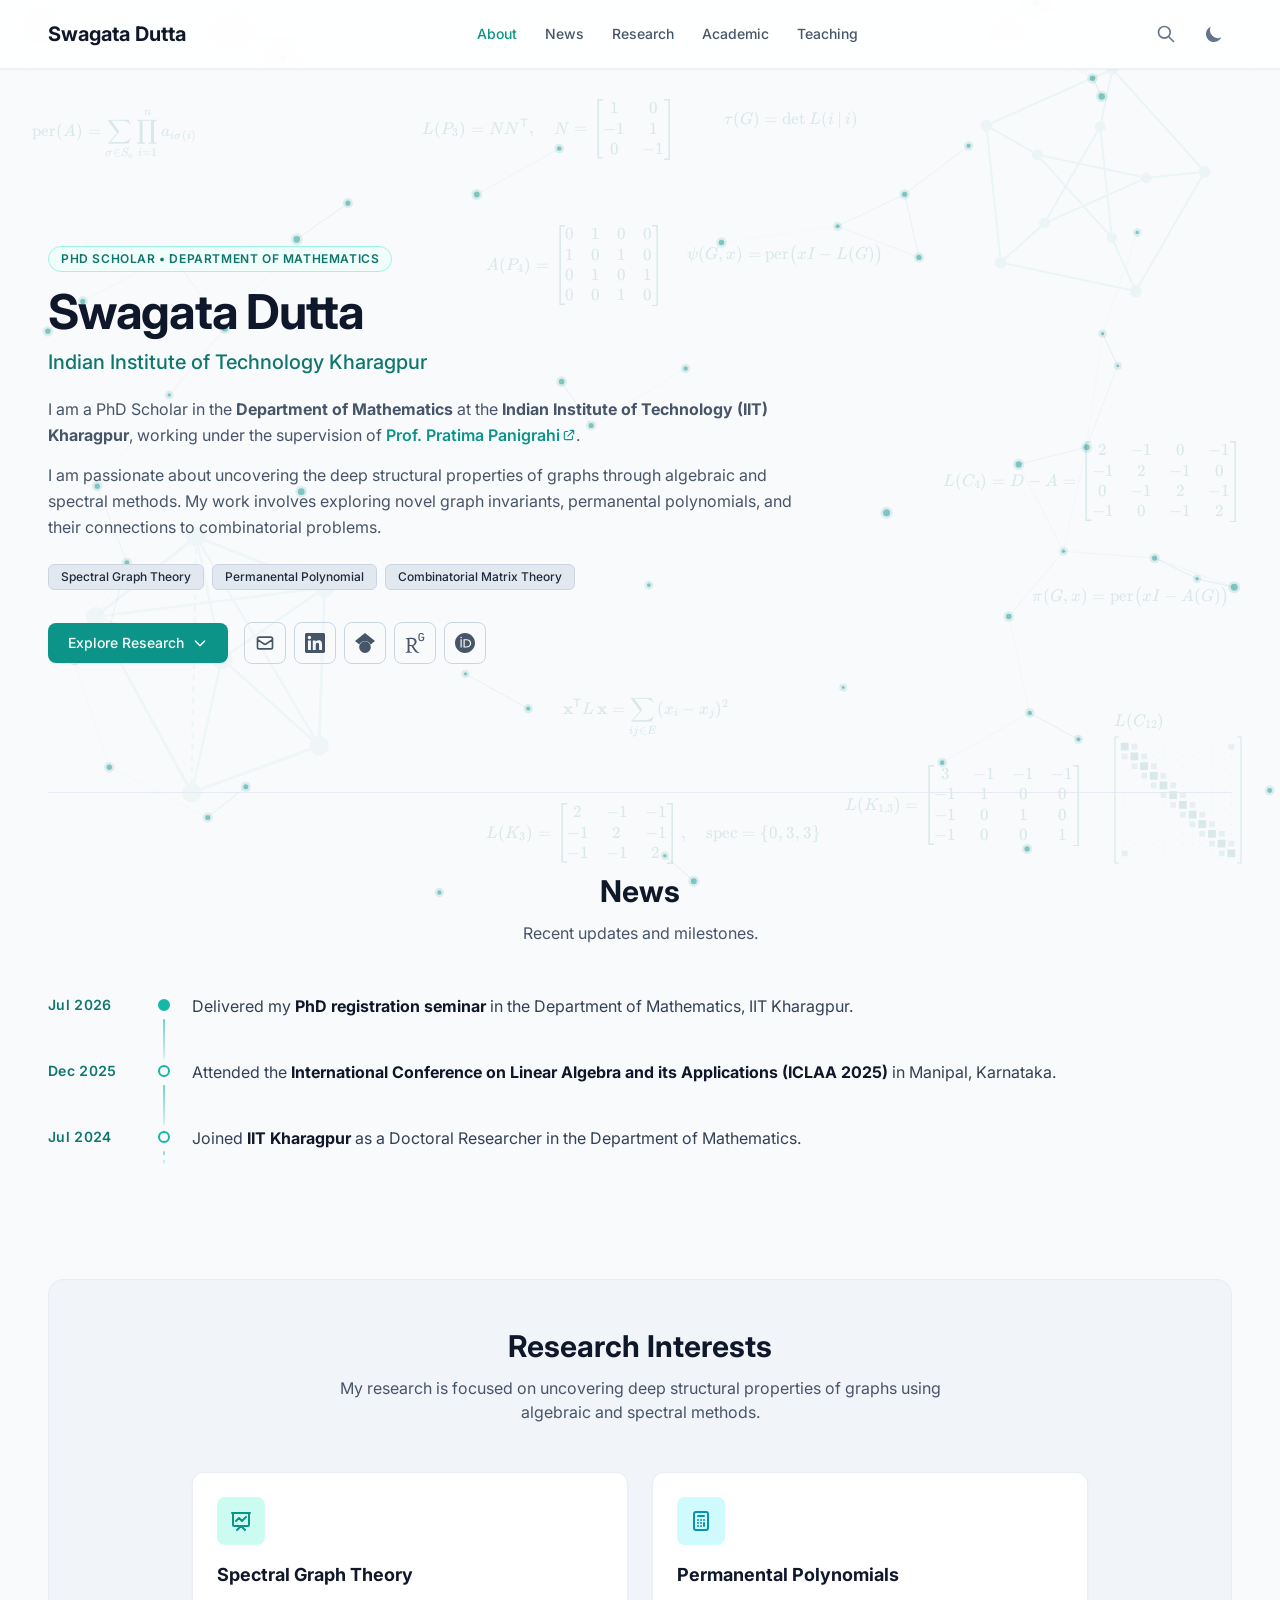
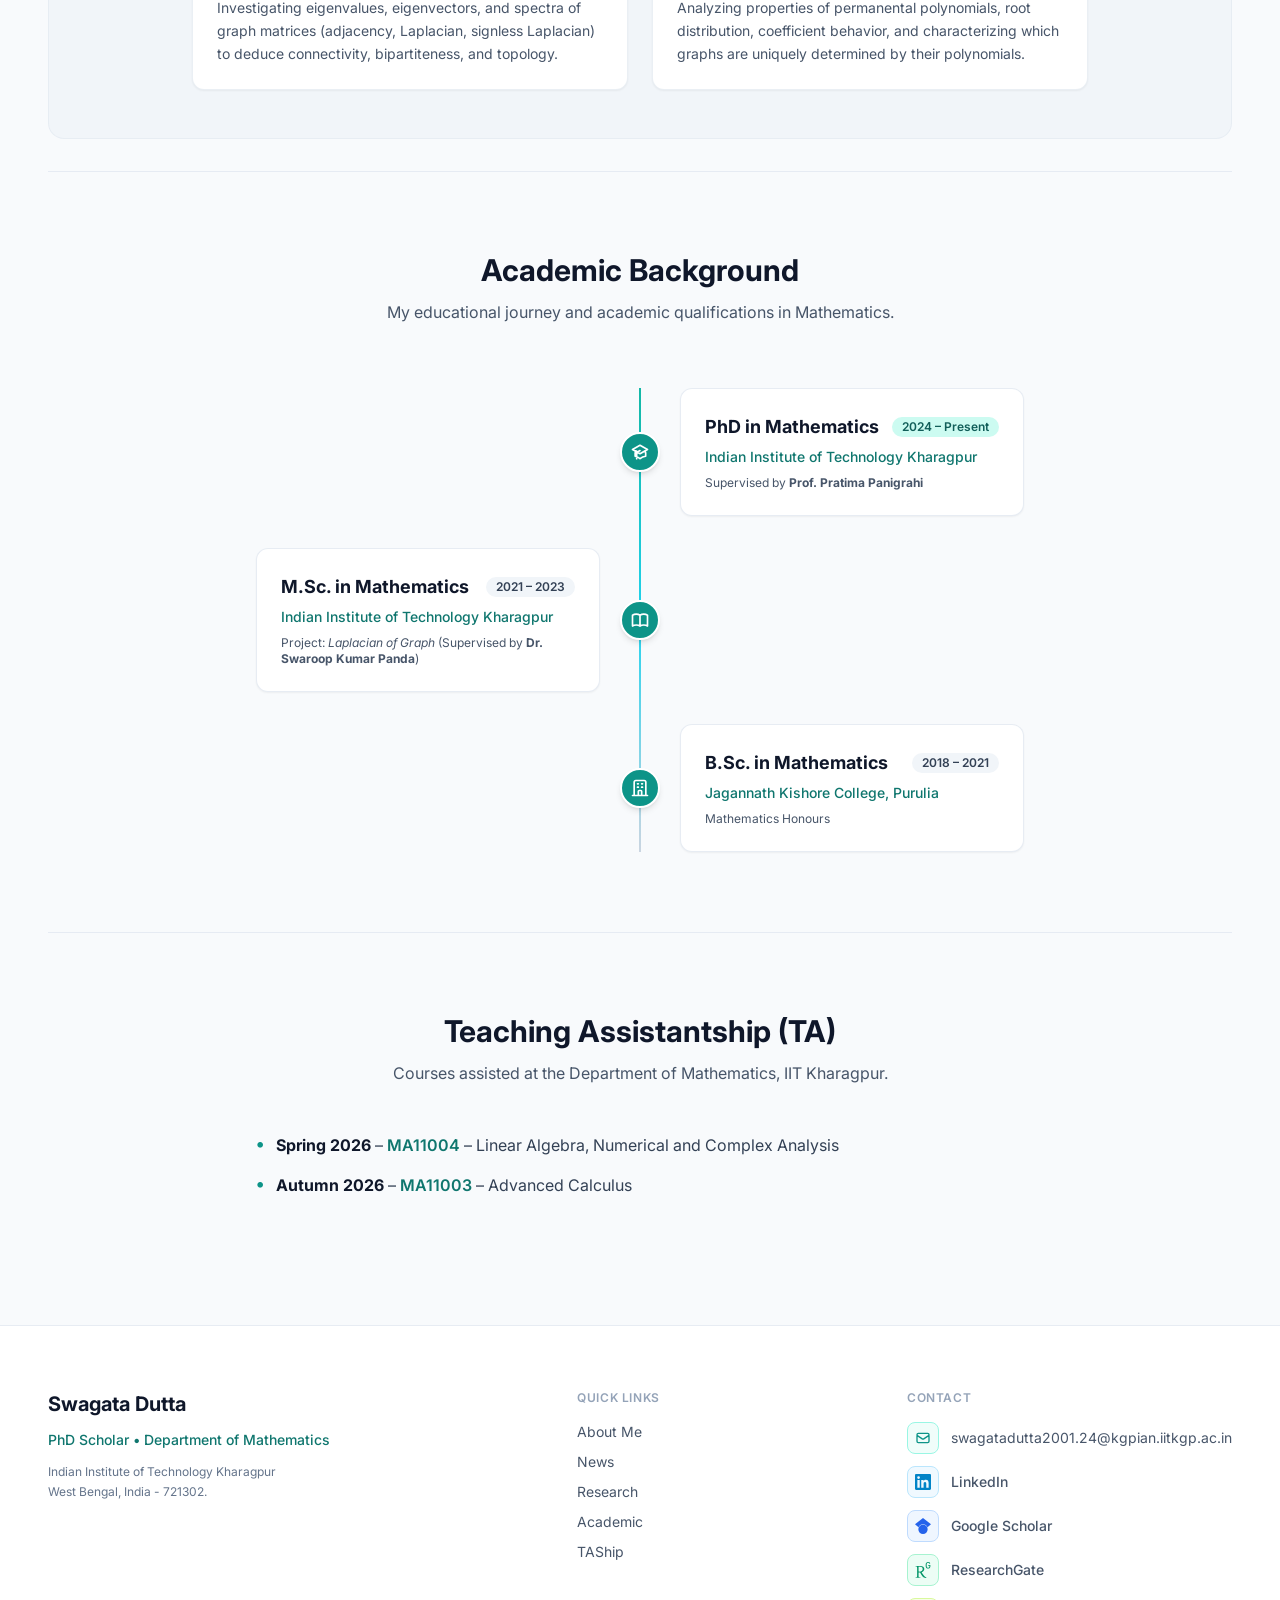
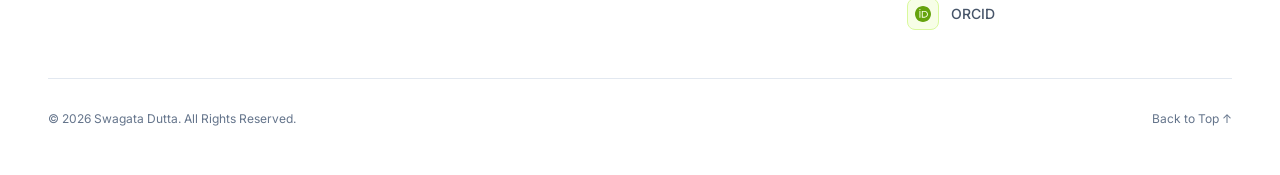
<file: index.html>
<!DOCTYPE html>
<html lang="en" class="scroll-smooth">
<head>
    <meta charset="UTF-8">
    <meta name="viewport" content="width=device-width, initial-scale=1.0">
    <title>Swagata Dutta - PhD Scholar in Mathematics, IIT Kharagpur</title>
    <meta name="description" content="Academic Portfolio of Swagata Dutta, PhD Scholar in the Department of Mathematics at Indian Institute of Technology Kharagpur specializing in Spectral Graph Theory and Permanental Polynomials.">
    <meta name="keywords" content="Swagata Dutta, Swagata Dutta IIT Kharagpur, Swagata Dutta Mathematics, Spectral Graph Theory, Permanental Polynomials, Combinatorial Matrix Theory, Graph Theory, Pratima Panigrahi, Department of Mathematics IIT Kharagpur, IIT KGP PhD scholar, Graph Spectra, Graph Invariants, Adjacency Matrix, Laplacian Matrix, Signless Laplacian, Academic Portfolio, Mathematics Researcher">
    <meta name="author" content="Swagata Dutta">
    <meta name="robots" content="index, follow, max-image-preview:large, max-snippet:-1, max-video-preview:-1">
    <meta name="googlebot" content="index, follow, max-image-preview:large, max-snippet:-1, max-video-preview:-1">
    <meta name="bingbot" content="index, follow, max-image-preview:large, max-snippet:-1, max-video-preview:-1">
    <meta name="rating" content="General">
    <meta name="revisit-after" content="7 days">
    <link rel="canonical" href="https://swagata-dutta.github.io/">

    <!-- Link preview when the site is shared (WhatsApp, LinkedIn, Facebook, X, Slack...): short text and a
         screenshot of the hero section (regenerate: see README). Image URLs must be absolute -->
    <meta property="og:type" content="profile">
    <meta property="og:site_name" content="Swagata Dutta">
    <meta property="og:locale" content="en_US">
    <meta property="og:url" content="https://swagata-dutta.github.io/">
    <meta property="og:title" content="Swagata Dutta">
    <meta property="og:description" content="PhD Research Scholar, Mathematics, IIT Kharagpur · Working on Spectral Graph Theory">
    <meta property="og:image" content="https://swagata-dutta.github.io/assets/images/og-preview.jpg">
    <meta property="og:image:type" content="image/jpeg">
    <meta property="og:image:width" content="2400">
    <meta property="og:image:height" content="1260">
    <meta property="og:image:alt" content="Swagata Dutta, PhD Scholar in the Department of Mathematics, IIT Kharagpur">
    <meta property="profile:first_name" content="Swagata">
    <meta property="profile:last_name" content="Dutta">
    <meta name="twitter:card" content="summary_large_image">
    <meta name="twitter:title" content="Swagata Dutta">
    <meta name="twitter:description" content="PhD Research Scholar, Mathematics, IIT Kharagpur · Working on Spectral Graph Theory">
    <meta name="twitter:image" content="https://swagata-dutta.github.io/assets/images/og-preview.jpg">
    <meta name="twitter:image:alt" content="Swagata Dutta, PhD Scholar in the Department of Mathematics, IIT Kharagpur">

    <!-- Theme Switcher Logic to prevent Flash of Unstyled Content (FOUC) -->
    <script>
        if (localStorage.theme === 'dark' || (!('theme' in localStorage) && window.matchMedia('(prefers-color-scheme: dark)').matches)) {
            document.documentElement.classList.add('dark');
        } else {
            document.documentElement.classList.remove('dark');
        }
    </script>

    <!-- Precompiled Tailwind CSS (rebuild: see README) -->
    <link rel="stylesheet" href="assets/css/style.css">

    <!-- Google Fonts: Inter (loaded without blocking render) -->
    <link rel="preconnect" href="https://fonts.googleapis.com">
    <link rel="preconnect" href="https://fonts.gstatic.com" crossorigin>
    <link rel="preload" as="style" href="https://fonts.googleapis.com/css2?family=Inter:wght@400;500;600;700;800&display=swap" onload="this.onload=null;this.rel='stylesheet'">
    <noscript><link rel="stylesheet" href="https://fonts.googleapis.com/css2?family=Inter:wght@400;500;600;700;800&display=swap"></noscript>

    <!-- KaTeX 0.16.11 stylesheet & LaTeX fonts (self-hosted) for the pre-rendered background formulas.
         Loaded without blocking render; the formula layer stays hidden until it applies (html.katex-ready),
         because unstyled KaTeX markup falls apart into scattered brackets and numbers -->
    <link rel="preload" as="style" href="assets/vendor/katex/katex.min.css" onload="this.onload=null;this.rel='stylesheet';document.documentElement.classList.add('katex-ready')">
    <noscript><link rel="stylesheet" href="assets/vendor/katex/katex.min.css"><style>.math-bg { visibility: visible; opacity: 1; }</style></noscript>

    <!-- Structured Data (Schema.org JSON-LD) for Search Engines (Google, Bing, Yahoo, Scholar) -->
    <script type="application/ld+json">
    {
      "@context": "https://schema.org",
      "@graph": [
        {
          "@type": "Person",
          "@id": "https://swagata-dutta.github.io/#person",
          "name": "Swagata Dutta",
          "givenName": "Swagata",
          "familyName": "Dutta",
          "url": "https://swagata-dutta.github.io/",
          "image": "https://swagata-dutta.github.io/assets/images/og-preview.jpg",
          "jobTitle": "PhD Research Scholar",
          "description": "PhD Research Scholar in the Department of Mathematics at IIT Kharagpur specializing in Spectral Graph Theory and Permanental Polynomials.",
          "affiliation": {
            "@type": "EducationalOrganization",
            "name": "Indian Institute of Technology Kharagpur",
            "url": "https://www.iitkgp.ac.in/"
          },
          "worksFor": {
            "@type": "Department",
            "name": "Department of Mathematics, Indian Institute of Technology Kharagpur",
            "url": "https://www.iitkgp.ac.in/department/MA"
          },
          "alumniOf": [
            {
              "@type": "EducationalOrganization",
              "name": "Indian Institute of Technology Kharagpur",
              "url": "https://www.iitkgp.ac.in/"
            },
            {
              "@type": "EducationalOrganization",
              "name": "Jagannath Kishore College, Purulia"
            }
          ],
          "knowsAbout": [
            "Spectral Graph Theory",
            "Permanental Polynomials",
            "Combinatorial Matrix Theory",
            "Graph Theory",
            "Algebraic Graph Theory",
            "Linear Algebra",
            "Graph Spectra",
            "Laplacian Matrices",
            "Mathematics"
          ],
          "sameAs": [
            "https://www.linkedin.com/in/swagata-maths/",
            "https://scholar.google.com/citations?hl=en&user=j3Gc0PEAAAAJ",
            "https://www.researchgate.net/profile/Swagata-Dutta-6",
            "https://orcid.org/0009-0002-0433-1360"
          ]
        },
        {
          "@type": "WebSite",
          "@id": "https://swagata-dutta.github.io/#website",
          "url": "https://swagata-dutta.github.io/",
          "name": "Swagata Dutta - Academic Portfolio",
          "description": "Academic Portfolio of Swagata Dutta, PhD Scholar in the Department of Mathematics at IIT Kharagpur specializing in Spectral Graph Theory and Permanental Polynomials.",
          "publisher": {
            "@id": "https://swagata-dutta.github.io/#person"
          },
          "inLanguage": "en"
        },
        {
          "@type": "ProfilePage",
          "@id": "https://swagata-dutta.github.io/#webpage",
          "url": "https://swagata-dutta.github.io/",
          "name": "Swagata Dutta - PhD Scholar in Mathematics, IIT Kharagpur",
          "isPartOf": {
            "@id": "https://swagata-dutta.github.io/#website"
          },
          "about": {
            "@id": "https://swagata-dutta.github.io/#person"
          },
          "mainEntity": {
            "@id": "https://swagata-dutta.github.io/#person"
          }
        }
      ]
    }
    </script>
</head>
<body class="bg-slate-50 text-slate-800 dark:bg-slate-900 dark:text-slate-200 transition-colors duration-300 relative min-h-screen selection:bg-teal-500 selection:text-white">

    <!-- Graph Theory Interactive Canvas Background -->
    <canvas id="graph-network-canvas" class="fixed inset-0 pointer-events-none z-0 w-full h-full" aria-hidden="true"></canvas>

    <!-- Subtle Graph Theory Mathematical Watermarks (Petersen Graph & Chordal Network) -->
    <div class="fixed inset-0 pointer-events-none z-0 overflow-hidden" aria-hidden="true">
        <!-- Top-Right: The Petersen Graph (Iconic 3-regular graph theory motif) -->
        <svg class="absolute -top-12 -right-12 md:top-6 md:right-8 w-64 h-64 md:w-80 md:h-80 opacity-[0.05] dark:opacity-[0.09] text-teal-600 dark:text-teal-400 transform rotate-12 transition-opacity" viewBox="0 0 300 300" fill="none" stroke="currentColor">
            <!-- Outer Cycle -->
            <polygon points="150,40 254.6,116 214.7,239 85.3,239 45.4,116" stroke-width="1.8" />
            <!-- Inner Star (5-point chordal cycle) -->
            <polygon points="150,95 182.3,194.5 97.7,133 202.3,133 117.7,194.5" stroke-width="1.8" />
            <!-- Spokes connecting outer and inner vertices -->
            <line x1="150" y1="40" x2="150" y2="95" stroke-width="1.8" />
            <line x1="254.6" y1="116" x2="202.3" y2="133" stroke-width="1.8" />
            <line x1="214.7" y1="239" x2="182.3" y2="194.5" stroke-width="1.8" />
            <line x1="85.3" y1="239" x2="117.7" y2="194.5" stroke-width="1.8" />
            <line x1="45.4" y1="116" x2="97.7" y2="133" stroke-width="1.8" />
            <!-- Outer Vertices -->
            <circle cx="150" cy="40" r="5" fill="currentColor" />
            <circle cx="254.6" cy="116" r="5" fill="currentColor" />
            <circle cx="214.7" cy="239" r="5" fill="currentColor" />
            <circle cx="85.3" cy="239" r="5" fill="currentColor" />
            <circle cx="45.4" cy="116" r="5" fill="currentColor" />
            <!-- Inner Vertices -->
            <circle cx="150" cy="95" r="4.5" fill="currentColor" />
            <circle cx="202.3" cy="133" r="4.5" fill="currentColor" />
            <circle cx="182.3" cy="194.5" r="4.5" fill="currentColor" />
            <circle cx="117.7" cy="194.5" r="4.5" fill="currentColor" />
            <circle cx="97.7" cy="133" r="4.5" fill="currentColor" />
        </svg>

        <!-- Bottom-Left: Triangulated Chordal Network (similar to avatar badge) -->
        <svg class="absolute -bottom-16 -left-16 md:bottom-10 md:left-8 w-72 h-72 md:w-96 md:h-96 opacity-[0.04] dark:opacity-[0.08] text-teal-600 dark:text-teal-400 transform -rotate-12 transition-opacity" viewBox="0 0 200 200" fill="none" stroke="currentColor">
            <line x1="40" y1="60" x2="100" y2="30" stroke-width="1.5" />
            <line x1="100" y1="30" x2="160" y2="70" stroke-width="1.5" />
            <line x1="160" y1="70" x2="140" y2="150" stroke-width="1.5" />
            <line x1="140" y1="150" x2="70" y2="160" stroke-width="1.5" />
            <line x1="70" y1="160" x2="40" y2="60" stroke-width="1.5" />
            <line x1="100" y1="30" x2="70" y2="160" stroke-width="1.2" stroke-dasharray="3 3" />
            <line x1="100" y1="30" x2="140" y2="150" stroke-width="1.2" />
            <line x1="40" y1="60" x2="160" y2="70" stroke-width="1.2" />
            <line x1="100" y1="95" x2="40" y2="60" stroke-width="1.2" />
            <line x1="100" y1="95" x2="160" y2="70" stroke-width="1.2" />
            <line x1="100" y1="95" x2="140" y2="150" stroke-width="1.2" />
            <line x1="100" y1="95" x2="70" y2="160" stroke-width="1.2" />
            <line x1="100" y1="95" x2="100" y2="30" stroke-width="1.2" />
            <circle cx="40" cy="60" r="4.5" fill="currentColor" />
            <circle cx="100" cy="30" r="4.5" fill="currentColor" />
            <circle cx="160" cy="70" r="4.5" fill="currentColor" />
            <circle cx="140" cy="150" r="4.5" fill="currentColor" />
            <circle cx="70" cy="160" r="4.5" fill="currentColor" />
            <circle cx="100" cy="95" r="5" fill="currentColor" />
        </svg>
    </div>

    <!-- Matrix & formula watermarks (Laplacian matrices, permanents, permanental polynomials):
         fixed to the viewport, each drifting slowly; kept faint so body text stays readable.
         Formulas are typeset from their data-tex source by tools/render-math.js (see README). -->
    <div class="math-bg" aria-hidden="true">
        <!-- Definition of the permanent -->
        <div class="math-item top-[12%] left-[2.5%]" style="--dx:16px;--dy:-13px;--dur:16s" data-tex="\operatorname{per}(A)=\sum_{\sigma\in S_n}\prod_{i=1}^{n}a_{i\sigma(i)}"><span class="katex"><span class="katex-html" aria-hidden="true"><span class="base"><span class="strut" style="height:1em;vertical-align:-0.25em;"></span><span class="mop"><span class="mord mathrm">per</span></span><span class="mopen">(</span><span class="mord mathnormal">A</span><span class="mclose">)</span><span class="mspace" style="margin-right:0.2778em;"></span><span class="mrel">=</span><span class="mspace" style="margin-right:0.2778em;"></span></span><span class="base"><span class="strut" style="height:3.0458em;vertical-align:-1.3944em;"></span><span class="mop op-limits"><span class="vlist-t vlist-t2"><span class="vlist-r"><span class="vlist" style="height:1.05em;"><span style="top:-1.8557em;margin-left:0em;"><span class="pstrut" style="height:3.05em;"></span><span class="sizing reset-size6 size3 mtight"><span class="mord mtight"><span class="mord mathnormal mtight" style="margin-right:0.03588em;">σ</span><span class="mrel mtight">∈</span><span class="mord mtight"><span class="mord mathnormal mtight" style="margin-right:0.05764em;">S</span><span class="msupsub"><span class="vlist-t vlist-t2"><span class="vlist-r"><span class="vlist" style="height:0.1645em;"><span style="top:-2.357em;margin-left:-0.0576em;margin-right:0.0714em;"><span class="pstrut" style="height:2.5em;"></span><span class="sizing reset-size3 size1 mtight"><span class="mord mathnormal mtight">n</span></span></span></span><span class="vlist-s">​</span></span><span class="vlist-r"><span class="vlist" style="height:0.143em;"><span></span></span></span></span></span></span></span></span></span><span style="top:-3.05em;"><span class="pstrut" style="height:3.05em;"></span><span><span class="mop op-symbol large-op">∑</span></span></span></span><span class="vlist-s">​</span></span><span class="vlist-r"><span class="vlist" style="height:1.3944em;"><span></span></span></span></span></span><span class="mspace" style="margin-right:0.1667em;"></span><span class="mop op-limits"><span class="vlist-t vlist-t2"><span class="vlist-r"><span class="vlist" style="height:1.6514em;"><span style="top:-1.8723em;margin-left:0em;"><span class="pstrut" style="height:3.05em;"></span><span class="sizing reset-size6 size3 mtight"><span class="mord mtight"><span class="mord mathnormal mtight">i</span><span class="mrel mtight">=</span><span class="mord mtight">1</span></span></span></span><span style="top:-3.05em;"><span class="pstrut" style="height:3.05em;"></span><span><span class="mop op-symbol large-op">∏</span></span></span><span style="top:-4.3em;margin-left:0em;"><span class="pstrut" style="height:3.05em;"></span><span class="sizing reset-size6 size3 mtight"><span class="mord mtight"><span class="mord mathnormal mtight">n</span></span></span></span></span><span class="vlist-s">​</span></span><span class="vlist-r"><span class="vlist" style="height:1.2777em;"><span></span></span></span></span></span><span class="mspace" style="margin-right:0.1667em;"></span><span class="mord"><span class="mord mathnormal">a</span><span class="msupsub"><span class="vlist-t vlist-t2"><span class="vlist-r"><span class="vlist" style="height:0.3448em;"><span style="top:-2.5198em;margin-left:0em;margin-right:0.05em;"><span class="pstrut" style="height:2.7em;"></span><span class="sizing reset-size6 size3 mtight"><span class="mord mtight"><span class="mord mathnormal mtight" style="margin-right:0.03588em;">iσ</span><span class="mopen mtight">(</span><span class="mord mathnormal mtight">i</span><span class="mclose mtight">)</span></span></span></span></span><span class="vlist-s">​</span></span><span class="vlist-r"><span class="vlist" style="height:0.3552em;"><span></span></span></span></span></span></span></span></span></span></div>
        <!-- A general n × n matrix -->
        <div class="math-item hidden 2xl:block top-[35%] right-[26%] -rotate-3" style="--dx:-10px;--dy:19px;--dur:20s" data-tex="A=\begin{bmatrix}a_{11}&amp;a_{12}&amp;\cdots&amp;a_{1n}\\a_{21}&amp;a_{22}&amp;\cdots&amp;a_{2n}\\\vdots&amp;\vdots&amp;\ddots&amp;\vdots\\a_{n1}&amp;a_{n2}&amp;\cdots&amp;a_{nn}\end{bmatrix}"><span class="katex"><span class="katex-html" aria-hidden="true"><span class="base"><span class="strut" style="height:0.6833em;"></span><span class="mord mathnormal">A</span><span class="mspace" style="margin-right:0.2778em;"></span><span class="mrel">=</span><span class="mspace" style="margin-right:0.2778em;"></span></span><span class="base"><span class="strut" style="height:5.46em;vertical-align:-2.48em;"></span><span class="minner"><span class="mopen"><span class="delimsizing mult"><span class="vlist-t vlist-t2"><span class="vlist-r"><span class="vlist" style="height:2.95em;"><span style="top:-4.95em;"><span class="pstrut" style="height:7.4em;"></span><span style="width:0.667em;height:5.400em;"><svg xmlns="http://www.w3.org/2000/svg" width="0.667em" height="5.400em" viewBox="0 0 667 5400"><path d="M403 1759 V84 H666 V0 H319 V1759 v1800 v1759 h347 v-84
H403z M403 1759 V0 H319 V1759 v1800 v1759 h84z"/></svg></span></span></span><span class="vlist-s">​</span></span><span class="vlist-r"><span class="vlist" style="height:2.45em;"><span></span></span></span></span></span></span><span class="mord"><span class="mtable"><span class="col-align-c"><span class="vlist-t vlist-t2"><span class="vlist-r"><span class="vlist" style="height:2.98em;"><span style="top:-5.8275em;"><span class="pstrut" style="height:3.6875em;"></span><span class="mord"><span class="mord"><span class="mord mathnormal">a</span><span class="msupsub"><span class="vlist-t vlist-t2"><span class="vlist-r"><span class="vlist" style="height:0.3011em;"><span style="top:-2.55em;margin-left:0em;margin-right:0.05em;"><span class="pstrut" style="height:2.7em;"></span><span class="sizing reset-size6 size3 mtight"><span class="mord mtight"><span class="mord mtight">11</span></span></span></span></span><span class="vlist-s">​</span></span><span class="vlist-r"><span class="vlist" style="height:0.15em;"><span></span></span></span></span></span></span></span></span><span style="top:-4.6275em;"><span class="pstrut" style="height:3.6875em;"></span><span class="mord"><span class="mord"><span class="mord mathnormal">a</span><span class="msupsub"><span class="vlist-t vlist-t2"><span class="vlist-r"><span class="vlist" style="height:0.3011em;"><span style="top:-2.55em;margin-left:0em;margin-right:0.05em;"><span class="pstrut" style="height:2.7em;"></span><span class="sizing reset-size6 size3 mtight"><span class="mord mtight"><span class="mord mtight">21</span></span></span></span></span><span class="vlist-s">​</span></span><span class="vlist-r"><span class="vlist" style="height:0.15em;"><span></span></span></span></span></span></span></span></span><span style="top:-2.7675em;"><span class="pstrut" style="height:3.6875em;"></span><span class="mord"><span class="mord"><span class="mord">⋮</span><span class="mord rule" style="border-right-width:0em;border-top-width:1.5em;bottom:0em;"></span></span></span></span><span style="top:-1.5675em;"><span class="pstrut" style="height:3.6875em;"></span><span class="mord"><span class="mord"><span class="mord mathnormal">a</span><span class="msupsub"><span class="vlist-t vlist-t2"><span class="vlist-r"><span class="vlist" style="height:0.3011em;"><span style="top:-2.55em;margin-left:0em;margin-right:0.05em;"><span class="pstrut" style="height:2.7em;"></span><span class="sizing reset-size6 size3 mtight"><span class="mord mtight"><span class="mord mathnormal mtight">n</span><span class="mord mtight">1</span></span></span></span></span><span class="vlist-s">​</span></span><span class="vlist-r"><span class="vlist" style="height:0.15em;"><span></span></span></span></span></span></span></span></span></span><span class="vlist-s">​</span></span><span class="vlist-r"><span class="vlist" style="height:2.48em;"><span></span></span></span></span></span><span class="arraycolsep" style="width:0.5em;"></span><span class="arraycolsep" style="width:0.5em;"></span><span class="col-align-c"><span class="vlist-t vlist-t2"><span class="vlist-r"><span class="vlist" style="height:2.98em;"><span style="top:-5.8275em;"><span class="pstrut" style="height:3.6875em;"></span><span class="mord"><span class="mord"><span class="mord mathnormal">a</span><span class="msupsub"><span class="vlist-t vlist-t2"><span class="vlist-r"><span class="vlist" style="height:0.3011em;"><span style="top:-2.55em;margin-left:0em;margin-right:0.05em;"><span class="pstrut" style="height:2.7em;"></span><span class="sizing reset-size6 size3 mtight"><span class="mord mtight"><span class="mord mtight">12</span></span></span></span></span><span class="vlist-s">​</span></span><span class="vlist-r"><span class="vlist" style="height:0.15em;"><span></span></span></span></span></span></span></span></span><span style="top:-4.6275em;"><span class="pstrut" style="height:3.6875em;"></span><span class="mord"><span class="mord"><span class="mord mathnormal">a</span><span class="msupsub"><span class="vlist-t vlist-t2"><span class="vlist-r"><span class="vlist" style="height:0.3011em;"><span style="top:-2.55em;margin-left:0em;margin-right:0.05em;"><span class="pstrut" style="height:2.7em;"></span><span class="sizing reset-size6 size3 mtight"><span class="mord mtight"><span class="mord mtight">22</span></span></span></span></span><span class="vlist-s">​</span></span><span class="vlist-r"><span class="vlist" style="height:0.15em;"><span></span></span></span></span></span></span></span></span><span style="top:-2.7675em;"><span class="pstrut" style="height:3.6875em;"></span><span class="mord"><span class="mord"><span class="mord">⋮</span><span class="mord rule" style="border-right-width:0em;border-top-width:1.5em;bottom:0em;"></span></span></span></span><span style="top:-1.5675em;"><span class="pstrut" style="height:3.6875em;"></span><span class="mord"><span class="mord"><span class="mord mathnormal">a</span><span class="msupsub"><span class="vlist-t vlist-t2"><span class="vlist-r"><span class="vlist" style="height:0.3011em;"><span style="top:-2.55em;margin-left:0em;margin-right:0.05em;"><span class="pstrut" style="height:2.7em;"></span><span class="sizing reset-size6 size3 mtight"><span class="mord mtight"><span class="mord mathnormal mtight">n</span><span class="mord mtight">2</span></span></span></span></span><span class="vlist-s">​</span></span><span class="vlist-r"><span class="vlist" style="height:0.15em;"><span></span></span></span></span></span></span></span></span></span><span class="vlist-s">​</span></span><span class="vlist-r"><span class="vlist" style="height:2.48em;"><span></span></span></span></span></span><span class="arraycolsep" style="width:0.5em;"></span><span class="arraycolsep" style="width:0.5em;"></span><span class="col-align-c"><span class="vlist-t vlist-t2"><span class="vlist-r"><span class="vlist" style="height:2.98em;"><span style="top:-5.64em;"><span class="pstrut" style="height:3.5em;"></span><span class="mord"><span class="minner">⋯</span></span></span><span style="top:-4.44em;"><span class="pstrut" style="height:3.5em;"></span><span class="mord"><span class="minner">⋯</span></span></span><span style="top:-2.58em;"><span class="pstrut" style="height:3.5em;"></span><span class="mord"><span class="minner">⋱</span></span></span><span style="top:-1.38em;"><span class="pstrut" style="height:3.5em;"></span><span class="mord"><span class="minner">⋯</span></span></span></span><span class="vlist-s">​</span></span><span class="vlist-r"><span class="vlist" style="height:2.48em;"><span></span></span></span></span></span><span class="arraycolsep" style="width:0.5em;"></span><span class="arraycolsep" style="width:0.5em;"></span><span class="col-align-c"><span class="vlist-t vlist-t2"><span class="vlist-r"><span class="vlist" style="height:2.98em;"><span style="top:-5.8275em;"><span class="pstrut" style="height:3.6875em;"></span><span class="mord"><span class="mord"><span class="mord mathnormal">a</span><span class="msupsub"><span class="vlist-t vlist-t2"><span class="vlist-r"><span class="vlist" style="height:0.3011em;"><span style="top:-2.55em;margin-left:0em;margin-right:0.05em;"><span class="pstrut" style="height:2.7em;"></span><span class="sizing reset-size6 size3 mtight"><span class="mord mtight"><span class="mord mtight">1</span><span class="mord mathnormal mtight">n</span></span></span></span></span><span class="vlist-s">​</span></span><span class="vlist-r"><span class="vlist" style="height:0.15em;"><span></span></span></span></span></span></span></span></span><span style="top:-4.6275em;"><span class="pstrut" style="height:3.6875em;"></span><span class="mord"><span class="mord"><span class="mord mathnormal">a</span><span class="msupsub"><span class="vlist-t vlist-t2"><span class="vlist-r"><span class="vlist" style="height:0.3011em;"><span style="top:-2.55em;margin-left:0em;margin-right:0.05em;"><span class="pstrut" style="height:2.7em;"></span><span class="sizing reset-size6 size3 mtight"><span class="mord mtight"><span class="mord mtight">2</span><span class="mord mathnormal mtight">n</span></span></span></span></span><span class="vlist-s">​</span></span><span class="vlist-r"><span class="vlist" style="height:0.15em;"><span></span></span></span></span></span></span></span></span><span style="top:-2.7675em;"><span class="pstrut" style="height:3.6875em;"></span><span class="mord"><span class="mord"><span class="mord">⋮</span><span class="mord rule" style="border-right-width:0em;border-top-width:1.5em;bottom:0em;"></span></span></span></span><span style="top:-1.5675em;"><span class="pstrut" style="height:3.6875em;"></span><span class="mord"><span class="mord"><span class="mord mathnormal">a</span><span class="msupsub"><span class="vlist-t vlist-t2"><span class="vlist-r"><span class="vlist" style="height:0.1514em;"><span style="top:-2.55em;margin-left:0em;margin-right:0.05em;"><span class="pstrut" style="height:2.7em;"></span><span class="sizing reset-size6 size3 mtight"><span class="mord mtight"><span class="mord mathnormal mtight">nn</span></span></span></span></span><span class="vlist-s">​</span></span><span class="vlist-r"><span class="vlist" style="height:0.15em;"><span></span></span></span></span></span></span></span></span></span><span class="vlist-s">​</span></span><span class="vlist-r"><span class="vlist" style="height:2.48em;"><span></span></span></span></span></span></span></span><span class="mclose"><span class="delimsizing mult"><span class="vlist-t vlist-t2"><span class="vlist-r"><span class="vlist" style="height:2.95em;"><span style="top:-4.95em;"><span class="pstrut" style="height:7.4em;"></span><span style="width:0.667em;height:5.400em;"><svg xmlns="http://www.w3.org/2000/svg" width="0.667em" height="5.400em" viewBox="0 0 667 5400"><path d="M347 1759 V0 H0 V84 H263 V1759 v1800 v1759 H0 v84 H347z
M347 1759 V0 H263 V1759 v1800 v1759 h84z"/></svg></span></span></span><span class="vlist-s">​</span></span><span class="vlist-r"><span class="vlist" style="height:2.45em;"><span></span></span></span></span></span></span></span></span></span></span></div>
        <!-- Laplacian as the product of the oriented incidence matrix and its transpose (path P3) -->
        <div class="math-item hidden xl:block top-[max(11%,5rem)] left-[33%]" style="--dx:13px;--dy:16px;--dur:14s" data-tex="L(P_3)=NN^{\mathsf T},\quad N=\begin{bmatrix}1&amp;0\\-1&amp;1\\0&amp;-1\end{bmatrix}"><span class="katex"><span class="katex-html" aria-hidden="true"><span class="base"><span class="strut" style="height:1em;vertical-align:-0.25em;"></span><span class="mord mathnormal">L</span><span class="mopen">(</span><span class="mord"><span class="mord mathnormal" style="margin-right:0.13889em;">P</span><span class="msupsub"><span class="vlist-t vlist-t2"><span class="vlist-r"><span class="vlist" style="height:0.3011em;"><span style="top:-2.55em;margin-left:-0.1389em;margin-right:0.05em;"><span class="pstrut" style="height:2.7em;"></span><span class="sizing reset-size6 size3 mtight"><span class="mord mtight">3</span></span></span></span><span class="vlist-s">​</span></span><span class="vlist-r"><span class="vlist" style="height:0.15em;"><span></span></span></span></span></span></span><span class="mclose">)</span><span class="mspace" style="margin-right:0.2778em;"></span><span class="mrel">=</span><span class="mspace" style="margin-right:0.2778em;"></span></span><span class="base"><span class="strut" style="height:1.0935em;vertical-align:-0.1944em;"></span><span class="mord mathnormal" style="margin-right:0.10903em;">N</span><span class="mord"><span class="mord mathnormal" style="margin-right:0.10903em;">N</span><span class="msupsub"><span class="vlist-t"><span class="vlist-r"><span class="vlist" style="height:0.8991em;"><span style="top:-3.113em;margin-right:0.05em;"><span class="pstrut" style="height:2.7em;"></span><span class="sizing reset-size6 size3 mtight"><span class="mord mtight"><span class="mord mathsf mtight">T</span></span></span></span></span></span></span></span></span><span class="mpunct">,</span><span class="mspace" style="margin-right:1em;"></span><span class="mspace" style="margin-right:0.1667em;"></span><span class="mord mathnormal" style="margin-right:0.10903em;">N</span><span class="mspace" style="margin-right:0.2778em;"></span><span class="mrel">=</span><span class="mspace" style="margin-right:0.2778em;"></span></span><span class="base"><span class="strut" style="height:3.6em;vertical-align:-1.55em;"></span><span class="minner"><span class="mopen"><span class="delimsizing mult"><span class="vlist-t vlist-t2"><span class="vlist-r"><span class="vlist" style="height:2.05em;"><span style="top:-4.05em;"><span class="pstrut" style="height:5.6em;"></span><span style="width:0.667em;height:3.600em;"><svg xmlns="http://www.w3.org/2000/svg" width="0.667em" height="3.600em" viewBox="0 0 667 3600"><path d="M403 1759 V84 H666 V0 H319 V1759 v0 v1759 h347 v-84
H403z M403 1759 V0 H319 V1759 v0 v1759 h84z"/></svg></span></span></span><span class="vlist-s">​</span></span><span class="vlist-r"><span class="vlist" style="height:1.55em;"><span></span></span></span></span></span></span><span class="mord"><span class="mtable"><span class="col-align-c"><span class="vlist-t vlist-t2"><span class="vlist-r"><span class="vlist" style="height:2.05em;"><span style="top:-4.21em;"><span class="pstrut" style="height:3em;"></span><span class="mord"><span class="mord">1</span></span></span><span style="top:-3.01em;"><span class="pstrut" style="height:3em;"></span><span class="mord"><span class="mord">−</span><span class="mord">1</span></span></span><span style="top:-1.81em;"><span class="pstrut" style="height:3em;"></span><span class="mord"><span class="mord">0</span></span></span></span><span class="vlist-s">​</span></span><span class="vlist-r"><span class="vlist" style="height:1.55em;"><span></span></span></span></span></span><span class="arraycolsep" style="width:0.5em;"></span><span class="arraycolsep" style="width:0.5em;"></span><span class="col-align-c"><span class="vlist-t vlist-t2"><span class="vlist-r"><span class="vlist" style="height:2.05em;"><span style="top:-4.21em;"><span class="pstrut" style="height:3em;"></span><span class="mord"><span class="mord">0</span></span></span><span style="top:-3.01em;"><span class="pstrut" style="height:3em;"></span><span class="mord"><span class="mord">1</span></span></span><span style="top:-1.81em;"><span class="pstrut" style="height:3em;"></span><span class="mord"><span class="mord">−</span><span class="mord">1</span></span></span></span><span class="vlist-s">​</span></span><span class="vlist-r"><span class="vlist" style="height:1.55em;"><span></span></span></span></span></span></span></span><span class="mclose"><span class="delimsizing mult"><span class="vlist-t vlist-t2"><span class="vlist-r"><span class="vlist" style="height:2.05em;"><span style="top:-4.05em;"><span class="pstrut" style="height:5.6em;"></span><span style="width:0.667em;height:3.600em;"><svg xmlns="http://www.w3.org/2000/svg" width="0.667em" height="3.600em" viewBox="0 0 667 3600"><path d="M347 1759 V0 H0 V84 H263 V1759 v0 v1759 H0 v84 H347z
M347 1759 V0 H263 V1759 v0 v1759 h84z"/></svg></span></span></span><span class="vlist-s">​</span></span><span class="vlist-r"><span class="vlist" style="height:1.55em;"><span></span></span></span></span></span></span></span></span></span></span></div>
        <!-- Matrix-tree theorem -->
        <div class="math-item hidden lg:block top-[12%] right-[41%] xl:right-[33%]" style="--dx:-16px;--dy:10px;--dur:12s" data-tex="\tau(G)=\det L(i\,|\,i)"><span class="katex"><span class="katex-html" aria-hidden="true"><span class="base"><span class="strut" style="height:1em;vertical-align:-0.25em;"></span><span class="mord mathnormal" style="margin-right:0.1132em;">τ</span><span class="mopen">(</span><span class="mord mathnormal">G</span><span class="mclose">)</span><span class="mspace" style="margin-right:0.2778em;"></span><span class="mrel">=</span><span class="mspace" style="margin-right:0.2778em;"></span></span><span class="base"><span class="strut" style="height:1em;vertical-align:-0.25em;"></span><span class="mop">det</span><span class="mspace" style="margin-right:0.1667em;"></span><span class="mord mathnormal">L</span><span class="mopen">(</span><span class="mord mathnormal">i</span><span class="mspace" style="margin-right:0.1667em;"></span><span class="mord">∣</span><span class="mspace" style="margin-right:0.1667em;"></span><span class="mord mathnormal">i</span><span class="mclose">)</span></span></span></span></div>
        <!-- Laplacian permanental polynomial -->
        <div class="math-item hidden xl:block top-[27%] right-[31%]" style="--dx:10px;--dy:-16px;--dur:18s" data-tex="\psi(G,x)=\operatorname{per}\bigl(xI-L(G)\bigr)"><span class="katex"><span class="katex-html" aria-hidden="true"><span class="base"><span class="strut" style="height:1em;vertical-align:-0.25em;"></span><span class="mord mathnormal" style="margin-right:0.03588em;">ψ</span><span class="mopen">(</span><span class="mord mathnormal">G</span><span class="mpunct">,</span><span class="mspace" style="margin-right:0.1667em;"></span><span class="mord mathnormal">x</span><span class="mclose">)</span><span class="mspace" style="margin-right:0.2778em;"></span><span class="mrel">=</span><span class="mspace" style="margin-right:0.2778em;"></span></span><span class="base"><span class="strut" style="height:1.2em;vertical-align:-0.35em;"></span><span class="mop"><span class="mord mathrm">per</span></span><span class="mopen"><span class="delimsizing size1">(</span></span><span class="mord mathnormal">x</span><span class="mord mathnormal" style="margin-right:0.07847em;">I</span><span class="mspace" style="margin-right:0.2222em;"></span><span class="mbin">−</span><span class="mspace" style="margin-right:0.2222em;"></span></span><span class="base"><span class="strut" style="height:1.2em;vertical-align:-0.35em;"></span><span class="mord mathnormal">L</span><span class="mopen">(</span><span class="mord mathnormal">G</span><span class="mclose">)</span><span class="mclose"><span class="delimsizing size1">)</span></span></span></span></span></div>
        <!-- Laplacian of the 4-cycle -->
        <div class="math-item hidden xl:block top-[49%] right-[3%]" style="--dx:-13px;--dy:-19px;--dur:22s" data-tex="L(C_4)=D-A=\begin{bmatrix}2&amp;-1&amp;0&amp;-1\\-1&amp;2&amp;-1&amp;0\\0&amp;-1&amp;2&amp;-1\\-1&amp;0&amp;-1&amp;2\end{bmatrix}"><span class="katex"><span class="katex-html" aria-hidden="true"><span class="base"><span class="strut" style="height:1em;vertical-align:-0.25em;"></span><span class="mord mathnormal">L</span><span class="mopen">(</span><span class="mord"><span class="mord mathnormal" style="margin-right:0.07153em;">C</span><span class="msupsub"><span class="vlist-t vlist-t2"><span class="vlist-r"><span class="vlist" style="height:0.3011em;"><span style="top:-2.55em;margin-left:-0.0715em;margin-right:0.05em;"><span class="pstrut" style="height:2.7em;"></span><span class="sizing reset-size6 size3 mtight"><span class="mord mtight">4</span></span></span></span><span class="vlist-s">​</span></span><span class="vlist-r"><span class="vlist" style="height:0.15em;"><span></span></span></span></span></span></span><span class="mclose">)</span><span class="mspace" style="margin-right:0.2778em;"></span><span class="mrel">=</span><span class="mspace" style="margin-right:0.2778em;"></span></span><span class="base"><span class="strut" style="height:0.7667em;vertical-align:-0.0833em;"></span><span class="mord mathnormal" style="margin-right:0.02778em;">D</span><span class="mspace" style="margin-right:0.2222em;"></span><span class="mbin">−</span><span class="mspace" style="margin-right:0.2222em;"></span></span><span class="base"><span class="strut" style="height:0.6833em;"></span><span class="mord mathnormal">A</span><span class="mspace" style="margin-right:0.2778em;"></span><span class="mrel">=</span><span class="mspace" style="margin-right:0.2778em;"></span></span><span class="base"><span class="strut" style="height:4.8em;vertical-align:-2.15em;"></span><span class="minner"><span class="mopen"><span class="delimsizing mult"><span class="vlist-t vlist-t2"><span class="vlist-r"><span class="vlist" style="height:2.65em;"><span style="top:-4.65em;"><span class="pstrut" style="height:6.8em;"></span><span style="width:0.667em;height:4.800em;"><svg xmlns="http://www.w3.org/2000/svg" width="0.667em" height="4.800em" viewBox="0 0 667 4800"><path d="M403 1759 V84 H666 V0 H319 V1759 v1200 v1759 h347 v-84
H403z M403 1759 V0 H319 V1759 v1200 v1759 h84z"/></svg></span></span></span><span class="vlist-s">​</span></span><span class="vlist-r"><span class="vlist" style="height:2.15em;"><span></span></span></span></span></span></span><span class="mord"><span class="mtable"><span class="col-align-c"><span class="vlist-t vlist-t2"><span class="vlist-r"><span class="vlist" style="height:2.65em;"><span style="top:-4.81em;"><span class="pstrut" style="height:3em;"></span><span class="mord"><span class="mord">2</span></span></span><span style="top:-3.61em;"><span class="pstrut" style="height:3em;"></span><span class="mord"><span class="mord">−</span><span class="mord">1</span></span></span><span style="top:-2.41em;"><span class="pstrut" style="height:3em;"></span><span class="mord"><span class="mord">0</span></span></span><span style="top:-1.21em;"><span class="pstrut" style="height:3em;"></span><span class="mord"><span class="mord">−</span><span class="mord">1</span></span></span></span><span class="vlist-s">​</span></span><span class="vlist-r"><span class="vlist" style="height:2.15em;"><span></span></span></span></span></span><span class="arraycolsep" style="width:0.5em;"></span><span class="arraycolsep" style="width:0.5em;"></span><span class="col-align-c"><span class="vlist-t vlist-t2"><span class="vlist-r"><span class="vlist" style="height:2.65em;"><span style="top:-4.81em;"><span class="pstrut" style="height:3em;"></span><span class="mord"><span class="mord">−</span><span class="mord">1</span></span></span><span style="top:-3.61em;"><span class="pstrut" style="height:3em;"></span><span class="mord"><span class="mord">2</span></span></span><span style="top:-2.41em;"><span class="pstrut" style="height:3em;"></span><span class="mord"><span class="mord">−</span><span class="mord">1</span></span></span><span style="top:-1.21em;"><span class="pstrut" style="height:3em;"></span><span class="mord"><span class="mord">0</span></span></span></span><span class="vlist-s">​</span></span><span class="vlist-r"><span class="vlist" style="height:2.15em;"><span></span></span></span></span></span><span class="arraycolsep" style="width:0.5em;"></span><span class="arraycolsep" style="width:0.5em;"></span><span class="col-align-c"><span class="vlist-t vlist-t2"><span class="vlist-r"><span class="vlist" style="height:2.65em;"><span style="top:-4.81em;"><span class="pstrut" style="height:3em;"></span><span class="mord"><span class="mord">0</span></span></span><span style="top:-3.61em;"><span class="pstrut" style="height:3em;"></span><span class="mord"><span class="mord">−</span><span class="mord">1</span></span></span><span style="top:-2.41em;"><span class="pstrut" style="height:3em;"></span><span class="mord"><span class="mord">2</span></span></span><span style="top:-1.21em;"><span class="pstrut" style="height:3em;"></span><span class="mord"><span class="mord">−</span><span class="mord">1</span></span></span></span><span class="vlist-s">​</span></span><span class="vlist-r"><span class="vlist" style="height:2.15em;"><span></span></span></span></span></span><span class="arraycolsep" style="width:0.5em;"></span><span class="arraycolsep" style="width:0.5em;"></span><span class="col-align-c"><span class="vlist-t vlist-t2"><span class="vlist-r"><span class="vlist" style="height:2.65em;"><span style="top:-4.81em;"><span class="pstrut" style="height:3em;"></span><span class="mord"><span class="mord">−</span><span class="mord">1</span></span></span><span style="top:-3.61em;"><span class="pstrut" style="height:3em;"></span><span class="mord"><span class="mord">0</span></span></span><span style="top:-2.41em;"><span class="pstrut" style="height:3em;"></span><span class="mord"><span class="mord">−</span><span class="mord">1</span></span></span><span style="top:-1.21em;"><span class="pstrut" style="height:3em;"></span><span class="mord"><span class="mord">2</span></span></span></span><span class="vlist-s">​</span></span><span class="vlist-r"><span class="vlist" style="height:2.15em;"><span></span></span></span></span></span></span></span><span class="mclose"><span class="delimsizing mult"><span class="vlist-t vlist-t2"><span class="vlist-r"><span class="vlist" style="height:2.65em;"><span style="top:-4.65em;"><span class="pstrut" style="height:6.8em;"></span><span style="width:0.667em;height:4.800em;"><svg xmlns="http://www.w3.org/2000/svg" width="0.667em" height="4.800em" viewBox="0 0 667 4800"><path d="M347 1759 V0 H0 V84 H263 V1759 v1200 v1759 H0 v84 H347z
M347 1759 V0 H263 V1759 v1200 v1759 h84z"/></svg></span></span></span><span class="vlist-s">​</span></span><span class="vlist-r"><span class="vlist" style="height:2.15em;"><span></span></span></span></span></span></span></span></span></span></span></div>
        <!-- Signless Laplacian of the path P3 -->
        <div class="math-item hidden 2xl:block top-[53%] left-[60%] rotate-2" style="--dx:16px;--dy:13px;--dur:17s" data-tex="Q(P_3)=D+A=\begin{bmatrix}1&amp;1&amp;0\\1&amp;2&amp;1\\0&amp;1&amp;1\end{bmatrix}"><span class="katex"><span class="katex-html" aria-hidden="true"><span class="base"><span class="strut" style="height:1em;vertical-align:-0.25em;"></span><span class="mord mathnormal">Q</span><span class="mopen">(</span><span class="mord"><span class="mord mathnormal" style="margin-right:0.13889em;">P</span><span class="msupsub"><span class="vlist-t vlist-t2"><span class="vlist-r"><span class="vlist" style="height:0.3011em;"><span style="top:-2.55em;margin-left:-0.1389em;margin-right:0.05em;"><span class="pstrut" style="height:2.7em;"></span><span class="sizing reset-size6 size3 mtight"><span class="mord mtight">3</span></span></span></span><span class="vlist-s">​</span></span><span class="vlist-r"><span class="vlist" style="height:0.15em;"><span></span></span></span></span></span></span><span class="mclose">)</span><span class="mspace" style="margin-right:0.2778em;"></span><span class="mrel">=</span><span class="mspace" style="margin-right:0.2778em;"></span></span><span class="base"><span class="strut" style="height:0.7667em;vertical-align:-0.0833em;"></span><span class="mord mathnormal" style="margin-right:0.02778em;">D</span><span class="mspace" style="margin-right:0.2222em;"></span><span class="mbin">+</span><span class="mspace" style="margin-right:0.2222em;"></span></span><span class="base"><span class="strut" style="height:0.6833em;"></span><span class="mord mathnormal">A</span><span class="mspace" style="margin-right:0.2778em;"></span><span class="mrel">=</span><span class="mspace" style="margin-right:0.2778em;"></span></span><span class="base"><span class="strut" style="height:3.6em;vertical-align:-1.55em;"></span><span class="minner"><span class="mopen"><span class="delimsizing mult"><span class="vlist-t vlist-t2"><span class="vlist-r"><span class="vlist" style="height:2.05em;"><span style="top:-4.05em;"><span class="pstrut" style="height:5.6em;"></span><span style="width:0.667em;height:3.600em;"><svg xmlns="http://www.w3.org/2000/svg" width="0.667em" height="3.600em" viewBox="0 0 667 3600"><path d="M403 1759 V84 H666 V0 H319 V1759 v0 v1759 h347 v-84
H403z M403 1759 V0 H319 V1759 v0 v1759 h84z"/></svg></span></span></span><span class="vlist-s">​</span></span><span class="vlist-r"><span class="vlist" style="height:1.55em;"><span></span></span></span></span></span></span><span class="mord"><span class="mtable"><span class="col-align-c"><span class="vlist-t vlist-t2"><span class="vlist-r"><span class="vlist" style="height:2.05em;"><span style="top:-4.21em;"><span class="pstrut" style="height:3em;"></span><span class="mord"><span class="mord">1</span></span></span><span style="top:-3.01em;"><span class="pstrut" style="height:3em;"></span><span class="mord"><span class="mord">1</span></span></span><span style="top:-1.81em;"><span class="pstrut" style="height:3em;"></span><span class="mord"><span class="mord">0</span></span></span></span><span class="vlist-s">​</span></span><span class="vlist-r"><span class="vlist" style="height:1.55em;"><span></span></span></span></span></span><span class="arraycolsep" style="width:0.5em;"></span><span class="arraycolsep" style="width:0.5em;"></span><span class="col-align-c"><span class="vlist-t vlist-t2"><span class="vlist-r"><span class="vlist" style="height:2.05em;"><span style="top:-4.21em;"><span class="pstrut" style="height:3em;"></span><span class="mord"><span class="mord">1</span></span></span><span style="top:-3.01em;"><span class="pstrut" style="height:3em;"></span><span class="mord"><span class="mord">2</span></span></span><span style="top:-1.81em;"><span class="pstrut" style="height:3em;"></span><span class="mord"><span class="mord">1</span></span></span></span><span class="vlist-s">​</span></span><span class="vlist-r"><span class="vlist" style="height:1.55em;"><span></span></span></span></span></span><span class="arraycolsep" style="width:0.5em;"></span><span class="arraycolsep" style="width:0.5em;"></span><span class="col-align-c"><span class="vlist-t vlist-t2"><span class="vlist-r"><span class="vlist" style="height:2.05em;"><span style="top:-4.21em;"><span class="pstrut" style="height:3em;"></span><span class="mord"><span class="mord">0</span></span></span><span style="top:-3.01em;"><span class="pstrut" style="height:3em;"></span><span class="mord"><span class="mord">1</span></span></span><span style="top:-1.81em;"><span class="pstrut" style="height:3em;"></span><span class="mord"><span class="mord">1</span></span></span></span><span class="vlist-s">​</span></span><span class="vlist-r"><span class="vlist" style="height:1.55em;"><span></span></span></span></span></span></span></span><span class="mclose"><span class="delimsizing mult"><span class="vlist-t vlist-t2"><span class="vlist-r"><span class="vlist" style="height:2.05em;"><span style="top:-4.05em;"><span class="pstrut" style="height:5.6em;"></span><span style="width:0.667em;height:3.600em;"><svg xmlns="http://www.w3.org/2000/svg" width="0.667em" height="3.600em" viewBox="0 0 667 3600"><path d="M347 1759 V0 H0 V84 H263 V1759 v0 v1759 H0 v84 H347z
M347 1759 V0 H263 V1759 v0 v1759 h84z"/></svg></span></span></span><span class="vlist-s">​</span></span><span class="vlist-r"><span class="vlist" style="height:1.55em;"><span></span></span></span></span></span></span></span></span></span></span></div>
        <!-- Permanental polynomial -->
        <div class="math-item top-[65%] right-[4%]" style="--dx:-19px;--dy:13px;--dur:15s" data-tex="\pi(G,x)=\operatorname{per}\bigl(xI-A(G)\bigr)"><span class="katex"><span class="katex-html" aria-hidden="true"><span class="base"><span class="strut" style="height:1em;vertical-align:-0.25em;"></span><span class="mord mathnormal" style="margin-right:0.03588em;">π</span><span class="mopen">(</span><span class="mord mathnormal">G</span><span class="mpunct">,</span><span class="mspace" style="margin-right:0.1667em;"></span><span class="mord mathnormal">x</span><span class="mclose">)</span><span class="mspace" style="margin-right:0.2778em;"></span><span class="mrel">=</span><span class="mspace" style="margin-right:0.2778em;"></span></span><span class="base"><span class="strut" style="height:1.2em;vertical-align:-0.35em;"></span><span class="mop"><span class="mord mathrm">per</span></span><span class="mopen"><span class="delimsizing size1">(</span></span><span class="mord mathnormal">x</span><span class="mord mathnormal" style="margin-right:0.07847em;">I</span><span class="mspace" style="margin-right:0.2222em;"></span><span class="mbin">−</span><span class="mspace" style="margin-right:0.2222em;"></span></span><span class="base"><span class="strut" style="height:1.2em;vertical-align:-0.35em;"></span><span class="mord mathnormal">A</span><span class="mopen">(</span><span class="mord mathnormal">G</span><span class="mclose">)</span><span class="mclose"><span class="delimsizing size1">)</span></span></span></span></span></div>
        <!-- Sparsity pattern of the Laplacian of the 12-cycle -->
        <div class="math-item math-spy hidden lg:block bottom-[4%] right-[3%]" style="--dx:-10px;--dy:-16px;--dur:24s">
            <div class="math-label" data-tex="L(C_{12})"><span class="katex"><span class="katex-html" aria-hidden="true"><span class="base"><span class="strut" style="height:1em;vertical-align:-0.25em;"></span><span class="mord mathnormal">L</span><span class="mopen">(</span><span class="mord"><span class="mord mathnormal" style="margin-right:0.07153em;">C</span><span class="msupsub"><span class="vlist-t vlist-t2"><span class="vlist-r"><span class="vlist" style="height:0.3011em;"><span style="top:-2.55em;margin-left:-0.0715em;margin-right:0.05em;"><span class="pstrut" style="height:2.7em;"></span><span class="sizing reset-size6 size3 mtight"><span class="mord mtight"><span class="mord mtight">12</span></span></span></span></span><span class="vlist-s">​</span></span><span class="vlist-r"><span class="vlist" style="height:0.15em;"><span></span></span></span></span></span></span><span class="mclose">)</span></span></span></span></div>
            <svg viewBox="0 0 132 132" fill="currentColor"><path d="M5 1H1V131H5M127 1H131V131H127" fill="none" stroke="currentColor" stroke-width="1.2"/><path d="M7 7h8v8h-8zM17 17h8v8h-8zM27 27h8v8h-8zM37 37h8v8h-8zM47 47h8v8h-8zM57 57h8v8h-8zM67 67h8v8h-8zM77 77h8v8h-8zM87 87h8v8h-8zM97 97h8v8h-8zM107 107h8v8h-8zM117 117h8v8h-8z"/><path d="M18 8h6v6h-6zM118 8h6v6h-6zM8 18h6v6h-6zM28 18h6v6h-6zM18 28h6v6h-6zM38 28h6v6h-6zM28 38h6v6h-6zM48 38h6v6h-6zM38 48h6v6h-6zM58 48h6v6h-6zM48 58h6v6h-6zM68 58h6v6h-6zM58 68h6v6h-6zM78 68h6v6h-6zM68 78h6v6h-6zM88 78h6v6h-6zM78 88h6v6h-6zM98 88h6v6h-6zM88 98h6v6h-6zM108 98h6v6h-6zM98 108h6v6h-6zM118 108h6v6h-6zM8 118h6v6h-6zM108 118h6v6h-6z" fill-opacity=".55"/><path d="M31 11h.01M41 11h.01M51 11h.01M61 11h.01M71 11h.01M81 11h.01M91 11h.01M101 11h.01M111 11h.01M41 21h.01M51 21h.01M61 21h.01M71 21h.01M81 21h.01M91 21h.01M101 21h.01M111 21h.01M121 21h.01M11 31h.01M51 31h.01M61 31h.01M71 31h.01M81 31h.01M91 31h.01M101 31h.01M111 31h.01M121 31h.01M11 41h.01M21 41h.01M61 41h.01M71 41h.01M81 41h.01M91 41h.01M101 41h.01M111 41h.01M121 41h.01M11 51h.01M21 51h.01M31 51h.01M71 51h.01M81 51h.01M91 51h.01M101 51h.01M111 51h.01M121 51h.01M11 61h.01M21 61h.01M31 61h.01M41 61h.01M81 61h.01M91 61h.01M101 61h.01M111 61h.01M121 61h.01M11 71h.01M21 71h.01M31 71h.01M41 71h.01M51 71h.01M91 71h.01M101 71h.01M111 71h.01M121 71h.01M11 81h.01M21 81h.01M31 81h.01M41 81h.01M51 81h.01M61 81h.01M101 81h.01M111 81h.01M121 81h.01M11 91h.01M21 91h.01M31 91h.01M41 91h.01M51 91h.01M61 91h.01M71 91h.01M111 91h.01M121 91h.01M11 101h.01M21 101h.01M31 101h.01M41 101h.01M51 101h.01M61 101h.01M71 101h.01M81 101h.01M121 101h.01M11 111h.01M21 111h.01M31 111h.01M41 111h.01M51 111h.01M61 111h.01M71 111h.01M81 111h.01M91 111h.01M21 121h.01M31 121h.01M41 121h.01M51 121h.01M61 121h.01M71 121h.01M81 121h.01M91 121h.01M101 121h.01" fill="none" stroke="currentColor" stroke-width="1.6" stroke-linecap="round" stroke-opacity=".35"/></svg>
        </div>
        <!-- Laplacian quadratic form -->
        <div class="math-item hidden xl:block bottom-[18%] left-[44%] 2xl:left-[42%]" style="--dx:19px;--dy:10px;--dur:13s" data-tex="\mathbf{x}^{\mathsf T}L\,\mathbf{x}=\sum_{ij\in E}(x_i-x_j)^2"><span class="katex"><span class="katex-html" aria-hidden="true"><span class="base"><span class="strut" style="height:0.8991em;"></span><span class="mord"><span class="mord mathbf">x</span><span class="msupsub"><span class="vlist-t"><span class="vlist-r"><span class="vlist" style="height:0.8991em;"><span style="top:-3.113em;margin-right:0.05em;"><span class="pstrut" style="height:2.7em;"></span><span class="sizing reset-size6 size3 mtight"><span class="mord mtight"><span class="mord mathsf mtight">T</span></span></span></span></span></span></span></span></span><span class="mord mathnormal">L</span><span class="mspace" style="margin-right:0.1667em;"></span><span class="mord mathbf">x</span><span class="mspace" style="margin-right:0.2778em;"></span><span class="mrel">=</span><span class="mspace" style="margin-right:0.2778em;"></span></span><span class="base"><span class="strut" style="height:2.4804em;vertical-align:-1.4304em;"></span><span class="mop op-limits"><span class="vlist-t vlist-t2"><span class="vlist-r"><span class="vlist" style="height:1.05em;"><span style="top:-1.8557em;margin-left:0em;"><span class="pstrut" style="height:3.05em;"></span><span class="sizing reset-size6 size3 mtight"><span class="mord mtight"><span class="mord mathnormal mtight" style="margin-right:0.05724em;">ij</span><span class="mrel mtight">∈</span><span class="mord mathnormal mtight" style="margin-right:0.05764em;">E</span></span></span></span><span style="top:-3.05em;"><span class="pstrut" style="height:3.05em;"></span><span><span class="mop op-symbol large-op">∑</span></span></span></span><span class="vlist-s">​</span></span><span class="vlist-r"><span class="vlist" style="height:1.4304em;"><span></span></span></span></span></span><span class="mopen">(</span><span class="mord"><span class="mord mathnormal">x</span><span class="msupsub"><span class="vlist-t vlist-t2"><span class="vlist-r"><span class="vlist" style="height:0.3117em;"><span style="top:-2.55em;margin-left:0em;margin-right:0.05em;"><span class="pstrut" style="height:2.7em;"></span><span class="sizing reset-size6 size3 mtight"><span class="mord mathnormal mtight">i</span></span></span></span><span class="vlist-s">​</span></span><span class="vlist-r"><span class="vlist" style="height:0.15em;"><span></span></span></span></span></span></span><span class="mspace" style="margin-right:0.2222em;"></span><span class="mbin">−</span><span class="mspace" style="margin-right:0.2222em;"></span></span><span class="base"><span class="strut" style="height:1.1502em;vertical-align:-0.2861em;"></span><span class="mord"><span class="mord mathnormal">x</span><span class="msupsub"><span class="vlist-t vlist-t2"><span class="vlist-r"><span class="vlist" style="height:0.3117em;"><span style="top:-2.55em;margin-left:0em;margin-right:0.05em;"><span class="pstrut" style="height:2.7em;"></span><span class="sizing reset-size6 size3 mtight"><span class="mord mathnormal mtight" style="margin-right:0.05724em;">j</span></span></span></span><span class="vlist-s">​</span></span><span class="vlist-r"><span class="vlist" style="height:0.2861em;"><span></span></span></span></span></span></span><span class="mclose"><span class="mclose">)</span><span class="msupsub"><span class="vlist-t"><span class="vlist-r"><span class="vlist" style="height:0.8641em;"><span style="top:-3.113em;margin-right:0.05em;"><span class="pstrut" style="height:2.7em;"></span><span class="sizing reset-size6 size3 mtight"><span class="mord mtight">2</span></span></span></span></span></span></span></span></span></span></span></div>
        <!-- Laplacian of the triangle and its spectrum -->
        <div class="math-item hidden xl:block bottom-[4%] left-[38%]" style="--dx:-16px;--dy:-13px;--dur:21s" data-tex="L(K_3)=\begin{bmatrix}2&amp;-1&amp;-1\\-1&amp;2&amp;-1\\-1&amp;-1&amp;2\end{bmatrix},\quad\operatorname{spec}=\{0,3,3\}"><span class="katex"><span class="katex-html" aria-hidden="true"><span class="base"><span class="strut" style="height:1em;vertical-align:-0.25em;"></span><span class="mord mathnormal">L</span><span class="mopen">(</span><span class="mord"><span class="mord mathnormal" style="margin-right:0.07153em;">K</span><span class="msupsub"><span class="vlist-t vlist-t2"><span class="vlist-r"><span class="vlist" style="height:0.3011em;"><span style="top:-2.55em;margin-left:-0.0715em;margin-right:0.05em;"><span class="pstrut" style="height:2.7em;"></span><span class="sizing reset-size6 size3 mtight"><span class="mord mtight">3</span></span></span></span><span class="vlist-s">​</span></span><span class="vlist-r"><span class="vlist" style="height:0.15em;"><span></span></span></span></span></span></span><span class="mclose">)</span><span class="mspace" style="margin-right:0.2778em;"></span><span class="mrel">=</span><span class="mspace" style="margin-right:0.2778em;"></span></span><span class="base"><span class="strut" style="height:3.6em;vertical-align:-1.55em;"></span><span class="minner"><span class="mopen"><span class="delimsizing mult"><span class="vlist-t vlist-t2"><span class="vlist-r"><span class="vlist" style="height:2.05em;"><span style="top:-4.05em;"><span class="pstrut" style="height:5.6em;"></span><span style="width:0.667em;height:3.600em;"><svg xmlns="http://www.w3.org/2000/svg" width="0.667em" height="3.600em" viewBox="0 0 667 3600"><path d="M403 1759 V84 H666 V0 H319 V1759 v0 v1759 h347 v-84
H403z M403 1759 V0 H319 V1759 v0 v1759 h84z"/></svg></span></span></span><span class="vlist-s">​</span></span><span class="vlist-r"><span class="vlist" style="height:1.55em;"><span></span></span></span></span></span></span><span class="mord"><span class="mtable"><span class="col-align-c"><span class="vlist-t vlist-t2"><span class="vlist-r"><span class="vlist" style="height:2.05em;"><span style="top:-4.21em;"><span class="pstrut" style="height:3em;"></span><span class="mord"><span class="mord">2</span></span></span><span style="top:-3.01em;"><span class="pstrut" style="height:3em;"></span><span class="mord"><span class="mord">−</span><span class="mord">1</span></span></span><span style="top:-1.81em;"><span class="pstrut" style="height:3em;"></span><span class="mord"><span class="mord">−</span><span class="mord">1</span></span></span></span><span class="vlist-s">​</span></span><span class="vlist-r"><span class="vlist" style="height:1.55em;"><span></span></span></span></span></span><span class="arraycolsep" style="width:0.5em;"></span><span class="arraycolsep" style="width:0.5em;"></span><span class="col-align-c"><span class="vlist-t vlist-t2"><span class="vlist-r"><span class="vlist" style="height:2.05em;"><span style="top:-4.21em;"><span class="pstrut" style="height:3em;"></span><span class="mord"><span class="mord">−</span><span class="mord">1</span></span></span><span style="top:-3.01em;"><span class="pstrut" style="height:3em;"></span><span class="mord"><span class="mord">2</span></span></span><span style="top:-1.81em;"><span class="pstrut" style="height:3em;"></span><span class="mord"><span class="mord">−</span><span class="mord">1</span></span></span></span><span class="vlist-s">​</span></span><span class="vlist-r"><span class="vlist" style="height:1.55em;"><span></span></span></span></span></span><span class="arraycolsep" style="width:0.5em;"></span><span class="arraycolsep" style="width:0.5em;"></span><span class="col-align-c"><span class="vlist-t vlist-t2"><span class="vlist-r"><span class="vlist" style="height:2.05em;"><span style="top:-4.21em;"><span class="pstrut" style="height:3em;"></span><span class="mord"><span class="mord">−</span><span class="mord">1</span></span></span><span style="top:-3.01em;"><span class="pstrut" style="height:3em;"></span><span class="mord"><span class="mord">−</span><span class="mord">1</span></span></span><span style="top:-1.81em;"><span class="pstrut" style="height:3em;"></span><span class="mord"><span class="mord">2</span></span></span></span><span class="vlist-s">​</span></span><span class="vlist-r"><span class="vlist" style="height:1.55em;"><span></span></span></span></span></span></span></span><span class="mclose"><span class="delimsizing mult"><span class="vlist-t vlist-t2"><span class="vlist-r"><span class="vlist" style="height:2.05em;"><span style="top:-4.05em;"><span class="pstrut" style="height:5.6em;"></span><span style="width:0.667em;height:3.600em;"><svg xmlns="http://www.w3.org/2000/svg" width="0.667em" height="3.600em" viewBox="0 0 667 3600"><path d="M347 1759 V0 H0 V84 H263 V1759 v0 v1759 H0 v84 H347z
M347 1759 V0 H263 V1759 v0 v1759 h84z"/></svg></span></span></span><span class="vlist-s">​</span></span><span class="vlist-r"><span class="vlist" style="height:1.55em;"><span></span></span></span></span></span></span></span><span class="mspace" style="margin-right:0.1667em;"></span><span class="mpunct">,</span><span class="mspace" style="margin-right:1em;"></span><span class="mspace" style="margin-right:0.1667em;"></span><span class="mop"><span class="mord mathrm">spec</span></span><span class="mspace" style="margin-right:0.2778em;"></span><span class="mrel">=</span><span class="mspace" style="margin-right:0.2778em;"></span></span><span class="base"><span class="strut" style="height:1em;vertical-align:-0.25em;"></span><span class="mopen">{</span><span class="mord">0</span><span class="mpunct">,</span><span class="mspace" style="margin-right:0.1667em;"></span><span class="mord">3</span><span class="mpunct">,</span><span class="mspace" style="margin-right:0.1667em;"></span><span class="mord">3</span><span class="mclose">}</span></span></span></span></div>
        <!-- Permanent of the all-ones matrix -->
        <div class="math-item hidden 2xl:block top-[66%] left-[56%]" style="--dx:13px;--dy:-19px;--dur:16s" data-tex="\operatorname{per}\begin{bmatrix}1&amp;1&amp;1\\1&amp;1&amp;1\\1&amp;1&amp;1\end{bmatrix}=3!=6"><span class="katex"><span class="katex-html" aria-hidden="true"><span class="base"><span class="strut" style="height:3.6em;vertical-align:-1.55em;"></span><span class="mop"><span class="mord mathrm">per</span></span><span class="mspace" style="margin-right:0.1667em;"></span><span class="minner"><span class="mopen"><span class="delimsizing mult"><span class="vlist-t vlist-t2"><span class="vlist-r"><span class="vlist" style="height:2.05em;"><span style="top:-4.05em;"><span class="pstrut" style="height:5.6em;"></span><span style="width:0.667em;height:3.600em;"><svg xmlns="http://www.w3.org/2000/svg" width="0.667em" height="3.600em" viewBox="0 0 667 3600"><path d="M403 1759 V84 H666 V0 H319 V1759 v0 v1759 h347 v-84
H403z M403 1759 V0 H319 V1759 v0 v1759 h84z"/></svg></span></span></span><span class="vlist-s">​</span></span><span class="vlist-r"><span class="vlist" style="height:1.55em;"><span></span></span></span></span></span></span><span class="mord"><span class="mtable"><span class="col-align-c"><span class="vlist-t vlist-t2"><span class="vlist-r"><span class="vlist" style="height:2.05em;"><span style="top:-4.21em;"><span class="pstrut" style="height:3em;"></span><span class="mord"><span class="mord">1</span></span></span><span style="top:-3.01em;"><span class="pstrut" style="height:3em;"></span><span class="mord"><span class="mord">1</span></span></span><span style="top:-1.81em;"><span class="pstrut" style="height:3em;"></span><span class="mord"><span class="mord">1</span></span></span></span><span class="vlist-s">​</span></span><span class="vlist-r"><span class="vlist" style="height:1.55em;"><span></span></span></span></span></span><span class="arraycolsep" style="width:0.5em;"></span><span class="arraycolsep" style="width:0.5em;"></span><span class="col-align-c"><span class="vlist-t vlist-t2"><span class="vlist-r"><span class="vlist" style="height:2.05em;"><span style="top:-4.21em;"><span class="pstrut" style="height:3em;"></span><span class="mord"><span class="mord">1</span></span></span><span style="top:-3.01em;"><span class="pstrut" style="height:3em;"></span><span class="mord"><span class="mord">1</span></span></span><span style="top:-1.81em;"><span class="pstrut" style="height:3em;"></span><span class="mord"><span class="mord">1</span></span></span></span><span class="vlist-s">​</span></span><span class="vlist-r"><span class="vlist" style="height:1.55em;"><span></span></span></span></span></span><span class="arraycolsep" style="width:0.5em;"></span><span class="arraycolsep" style="width:0.5em;"></span><span class="col-align-c"><span class="vlist-t vlist-t2"><span class="vlist-r"><span class="vlist" style="height:2.05em;"><span style="top:-4.21em;"><span class="pstrut" style="height:3em;"></span><span class="mord"><span class="mord">1</span></span></span><span style="top:-3.01em;"><span class="pstrut" style="height:3em;"></span><span class="mord"><span class="mord">1</span></span></span><span style="top:-1.81em;"><span class="pstrut" style="height:3em;"></span><span class="mord"><span class="mord">1</span></span></span></span><span class="vlist-s">​</span></span><span class="vlist-r"><span class="vlist" style="height:1.55em;"><span></span></span></span></span></span></span></span><span class="mclose"><span class="delimsizing mult"><span class="vlist-t vlist-t2"><span class="vlist-r"><span class="vlist" style="height:2.05em;"><span style="top:-4.05em;"><span class="pstrut" style="height:5.6em;"></span><span style="width:0.667em;height:3.600em;"><svg xmlns="http://www.w3.org/2000/svg" width="0.667em" height="3.600em" viewBox="0 0 667 3600"><path d="M347 1759 V0 H0 V84 H263 V1759 v0 v1759 H0 v84 H347z
M347 1759 V0 H263 V1759 v0 v1759 h84z"/></svg></span></span></span><span class="vlist-s">​</span></span><span class="vlist-r"><span class="vlist" style="height:1.55em;"><span></span></span></span></span></span></span></span><span class="mspace" style="margin-right:0.2778em;"></span><span class="mrel">=</span><span class="mspace" style="margin-right:0.2778em;"></span></span><span class="base"><span class="strut" style="height:0.6944em;"></span><span class="mord">3</span><span class="mclose">!</span><span class="mspace" style="margin-right:0.2778em;"></span><span class="mrel">=</span><span class="mspace" style="margin-right:0.2778em;"></span></span><span class="base"><span class="strut" style="height:0.6444em;"></span><span class="mord">6</span></span></span></span></div>
        <!-- Laplacian of the star K1,3 (spectrum 0, 1, 1, 4) -->
        <div class="math-item hidden xl:block bottom-[6%] left-[66%]" style="--dx:-13px;--dy:-16px;--dur:18s" data-tex="L(K_{1,3})=\begin{bmatrix}3&amp;-1&amp;-1&amp;-1\\-1&amp;1&amp;0&amp;0\\-1&amp;0&amp;1&amp;0\\-1&amp;0&amp;0&amp;1\end{bmatrix}"><span class="katex"><span class="katex-html" aria-hidden="true"><span class="base"><span class="strut" style="height:1.0361em;vertical-align:-0.2861em;"></span><span class="mord mathnormal">L</span><span class="mopen">(</span><span class="mord"><span class="mord mathnormal" style="margin-right:0.07153em;">K</span><span class="msupsub"><span class="vlist-t vlist-t2"><span class="vlist-r"><span class="vlist" style="height:0.3011em;"><span style="top:-2.55em;margin-left:-0.0715em;margin-right:0.05em;"><span class="pstrut" style="height:2.7em;"></span><span class="sizing reset-size6 size3 mtight"><span class="mord mtight"><span class="mord mtight">1</span><span class="mpunct mtight">,</span><span class="mord mtight">3</span></span></span></span></span><span class="vlist-s">​</span></span><span class="vlist-r"><span class="vlist" style="height:0.2861em;"><span></span></span></span></span></span></span><span class="mclose">)</span><span class="mspace" style="margin-right:0.2778em;"></span><span class="mrel">=</span><span class="mspace" style="margin-right:0.2778em;"></span></span><span class="base"><span class="strut" style="height:4.8em;vertical-align:-2.15em;"></span><span class="minner"><span class="mopen"><span class="delimsizing mult"><span class="vlist-t vlist-t2"><span class="vlist-r"><span class="vlist" style="height:2.65em;"><span style="top:-4.65em;"><span class="pstrut" style="height:6.8em;"></span><span style="width:0.667em;height:4.800em;"><svg xmlns="http://www.w3.org/2000/svg" width="0.667em" height="4.800em" viewBox="0 0 667 4800"><path d="M403 1759 V84 H666 V0 H319 V1759 v1200 v1759 h347 v-84
H403z M403 1759 V0 H319 V1759 v1200 v1759 h84z"/></svg></span></span></span><span class="vlist-s">​</span></span><span class="vlist-r"><span class="vlist" style="height:2.15em;"><span></span></span></span></span></span></span><span class="mord"><span class="mtable"><span class="col-align-c"><span class="vlist-t vlist-t2"><span class="vlist-r"><span class="vlist" style="height:2.65em;"><span style="top:-4.81em;"><span class="pstrut" style="height:3em;"></span><span class="mord"><span class="mord">3</span></span></span><span style="top:-3.61em;"><span class="pstrut" style="height:3em;"></span><span class="mord"><span class="mord">−</span><span class="mord">1</span></span></span><span style="top:-2.41em;"><span class="pstrut" style="height:3em;"></span><span class="mord"><span class="mord">−</span><span class="mord">1</span></span></span><span style="top:-1.21em;"><span class="pstrut" style="height:3em;"></span><span class="mord"><span class="mord">−</span><span class="mord">1</span></span></span></span><span class="vlist-s">​</span></span><span class="vlist-r"><span class="vlist" style="height:2.15em;"><span></span></span></span></span></span><span class="arraycolsep" style="width:0.5em;"></span><span class="arraycolsep" style="width:0.5em;"></span><span class="col-align-c"><span class="vlist-t vlist-t2"><span class="vlist-r"><span class="vlist" style="height:2.65em;"><span style="top:-4.81em;"><span class="pstrut" style="height:3em;"></span><span class="mord"><span class="mord">−</span><span class="mord">1</span></span></span><span style="top:-3.61em;"><span class="pstrut" style="height:3em;"></span><span class="mord"><span class="mord">1</span></span></span><span style="top:-2.41em;"><span class="pstrut" style="height:3em;"></span><span class="mord"><span class="mord">0</span></span></span><span style="top:-1.21em;"><span class="pstrut" style="height:3em;"></span><span class="mord"><span class="mord">0</span></span></span></span><span class="vlist-s">​</span></span><span class="vlist-r"><span class="vlist" style="height:2.15em;"><span></span></span></span></span></span><span class="arraycolsep" style="width:0.5em;"></span><span class="arraycolsep" style="width:0.5em;"></span><span class="col-align-c"><span class="vlist-t vlist-t2"><span class="vlist-r"><span class="vlist" style="height:2.65em;"><span style="top:-4.81em;"><span class="pstrut" style="height:3em;"></span><span class="mord"><span class="mord">−</span><span class="mord">1</span></span></span><span style="top:-3.61em;"><span class="pstrut" style="height:3em;"></span><span class="mord"><span class="mord">0</span></span></span><span style="top:-2.41em;"><span class="pstrut" style="height:3em;"></span><span class="mord"><span class="mord">1</span></span></span><span style="top:-1.21em;"><span class="pstrut" style="height:3em;"></span><span class="mord"><span class="mord">0</span></span></span></span><span class="vlist-s">​</span></span><span class="vlist-r"><span class="vlist" style="height:2.15em;"><span></span></span></span></span></span><span class="arraycolsep" style="width:0.5em;"></span><span class="arraycolsep" style="width:0.5em;"></span><span class="col-align-c"><span class="vlist-t vlist-t2"><span class="vlist-r"><span class="vlist" style="height:2.65em;"><span style="top:-4.81em;"><span class="pstrut" style="height:3em;"></span><span class="mord"><span class="mord">−</span><span class="mord">1</span></span></span><span style="top:-3.61em;"><span class="pstrut" style="height:3em;"></span><span class="mord"><span class="mord">0</span></span></span><span style="top:-2.41em;"><span class="pstrut" style="height:3em;"></span><span class="mord"><span class="mord">0</span></span></span><span style="top:-1.21em;"><span class="pstrut" style="height:3em;"></span><span class="mord"><span class="mord">1</span></span></span></span><span class="vlist-s">​</span></span><span class="vlist-r"><span class="vlist" style="height:2.15em;"><span></span></span></span></span></span></span></span><span class="mclose"><span class="delimsizing mult"><span class="vlist-t vlist-t2"><span class="vlist-r"><span class="vlist" style="height:2.65em;"><span style="top:-4.65em;"><span class="pstrut" style="height:6.8em;"></span><span style="width:0.667em;height:4.800em;"><svg xmlns="http://www.w3.org/2000/svg" width="0.667em" height="4.800em" viewBox="0 0 667 4800"><path d="M347 1759 V0 H0 V84 H263 V1759 v1200 v1759 H0 v84 H347z
M347 1759 V0 H263 V1759 v1200 v1759 h84z"/></svg></span></span></span><span class="vlist-s">​</span></span><span class="vlist-r"><span class="vlist" style="height:2.15em;"><span></span></span></span></span></span></span></span></span></span></span></div>
        <!-- Adjacency matrix of the path P4 -->
        <div class="math-item hidden xl:block top-[max(25%,10.5rem)] left-[38%]" style="--dx:13px;--dy:13px;--dur:20s" data-tex="A(P_4)=\begin{bmatrix}0&amp;1&amp;0&amp;0\\1&amp;0&amp;1&amp;0\\0&amp;1&amp;0&amp;1\\0&amp;0&amp;1&amp;0\end{bmatrix}"><span class="katex"><span class="katex-html" aria-hidden="true"><span class="base"><span class="strut" style="height:1em;vertical-align:-0.25em;"></span><span class="mord mathnormal">A</span><span class="mopen">(</span><span class="mord"><span class="mord mathnormal" style="margin-right:0.13889em;">P</span><span class="msupsub"><span class="vlist-t vlist-t2"><span class="vlist-r"><span class="vlist" style="height:0.3011em;"><span style="top:-2.55em;margin-left:-0.1389em;margin-right:0.05em;"><span class="pstrut" style="height:2.7em;"></span><span class="sizing reset-size6 size3 mtight"><span class="mord mtight">4</span></span></span></span><span class="vlist-s">​</span></span><span class="vlist-r"><span class="vlist" style="height:0.15em;"><span></span></span></span></span></span></span><span class="mclose">)</span><span class="mspace" style="margin-right:0.2778em;"></span><span class="mrel">=</span><span class="mspace" style="margin-right:0.2778em;"></span></span><span class="base"><span class="strut" style="height:4.8em;vertical-align:-2.15em;"></span><span class="minner"><span class="mopen"><span class="delimsizing mult"><span class="vlist-t vlist-t2"><span class="vlist-r"><span class="vlist" style="height:2.65em;"><span style="top:-4.65em;"><span class="pstrut" style="height:6.8em;"></span><span style="width:0.667em;height:4.800em;"><svg xmlns="http://www.w3.org/2000/svg" width="0.667em" height="4.800em" viewBox="0 0 667 4800"><path d="M403 1759 V84 H666 V0 H319 V1759 v1200 v1759 h347 v-84
H403z M403 1759 V0 H319 V1759 v1200 v1759 h84z"/></svg></span></span></span><span class="vlist-s">​</span></span><span class="vlist-r"><span class="vlist" style="height:2.15em;"><span></span></span></span></span></span></span><span class="mord"><span class="mtable"><span class="col-align-c"><span class="vlist-t vlist-t2"><span class="vlist-r"><span class="vlist" style="height:2.65em;"><span style="top:-4.81em;"><span class="pstrut" style="height:3em;"></span><span class="mord"><span class="mord">0</span></span></span><span style="top:-3.61em;"><span class="pstrut" style="height:3em;"></span><span class="mord"><span class="mord">1</span></span></span><span style="top:-2.41em;"><span class="pstrut" style="height:3em;"></span><span class="mord"><span class="mord">0</span></span></span><span style="top:-1.21em;"><span class="pstrut" style="height:3em;"></span><span class="mord"><span class="mord">0</span></span></span></span><span class="vlist-s">​</span></span><span class="vlist-r"><span class="vlist" style="height:2.15em;"><span></span></span></span></span></span><span class="arraycolsep" style="width:0.5em;"></span><span class="arraycolsep" style="width:0.5em;"></span><span class="col-align-c"><span class="vlist-t vlist-t2"><span class="vlist-r"><span class="vlist" style="height:2.65em;"><span style="top:-4.81em;"><span class="pstrut" style="height:3em;"></span><span class="mord"><span class="mord">1</span></span></span><span style="top:-3.61em;"><span class="pstrut" style="height:3em;"></span><span class="mord"><span class="mord">0</span></span></span><span style="top:-2.41em;"><span class="pstrut" style="height:3em;"></span><span class="mord"><span class="mord">1</span></span></span><span style="top:-1.21em;"><span class="pstrut" style="height:3em;"></span><span class="mord"><span class="mord">0</span></span></span></span><span class="vlist-s">​</span></span><span class="vlist-r"><span class="vlist" style="height:2.15em;"><span></span></span></span></span></span><span class="arraycolsep" style="width:0.5em;"></span><span class="arraycolsep" style="width:0.5em;"></span><span class="col-align-c"><span class="vlist-t vlist-t2"><span class="vlist-r"><span class="vlist" style="height:2.65em;"><span style="top:-4.81em;"><span class="pstrut" style="height:3em;"></span><span class="mord"><span class="mord">0</span></span></span><span style="top:-3.61em;"><span class="pstrut" style="height:3em;"></span><span class="mord"><span class="mord">1</span></span></span><span style="top:-2.41em;"><span class="pstrut" style="height:3em;"></span><span class="mord"><span class="mord">0</span></span></span><span style="top:-1.21em;"><span class="pstrut" style="height:3em;"></span><span class="mord"><span class="mord">1</span></span></span></span><span class="vlist-s">​</span></span><span class="vlist-r"><span class="vlist" style="height:2.15em;"><span></span></span></span></span></span><span class="arraycolsep" style="width:0.5em;"></span><span class="arraycolsep" style="width:0.5em;"></span><span class="col-align-c"><span class="vlist-t vlist-t2"><span class="vlist-r"><span class="vlist" style="height:2.65em;"><span style="top:-4.81em;"><span class="pstrut" style="height:3em;"></span><span class="mord"><span class="mord">0</span></span></span><span style="top:-3.61em;"><span class="pstrut" style="height:3em;"></span><span class="mord"><span class="mord">0</span></span></span><span style="top:-2.41em;"><span class="pstrut" style="height:3em;"></span><span class="mord"><span class="mord">1</span></span></span><span style="top:-1.21em;"><span class="pstrut" style="height:3em;"></span><span class="mord"><span class="mord">0</span></span></span></span><span class="vlist-s">​</span></span><span class="vlist-r"><span class="vlist" style="height:2.15em;"><span></span></span></span></span></span></span></span><span class="mclose"><span class="delimsizing mult"><span class="vlist-t vlist-t2"><span class="vlist-r"><span class="vlist" style="height:2.65em;"><span style="top:-4.65em;"><span class="pstrut" style="height:6.8em;"></span><span style="width:0.667em;height:4.800em;"><svg xmlns="http://www.w3.org/2000/svg" width="0.667em" height="4.800em" viewBox="0 0 667 4800"><path d="M347 1759 V0 H0 V84 H263 V1759 v1200 v1759 H0 v84 H347z
M347 1759 V0 H263 V1759 v1200 v1759 h84z"/></svg></span></span></span><span class="vlist-s">​</span></span><span class="vlist-r"><span class="vlist" style="height:2.15em;"><span></span></span></span></span></span></span></span></span></span></span></div>
        <!-- Small screens: numeric Laplacian matrices of the 4-cycle and the star K1,3 -->
        <div class="math-item lg:hidden top-[30%] left-[4%]" style="--dx:13px;--dy:10px;--dur:17s" data-tex="L(C_4)=\begin{bmatrix}2&amp;-1&amp;0&amp;-1\\-1&amp;2&amp;-1&amp;0\\0&amp;-1&amp;2&amp;-1\\-1&amp;0&amp;-1&amp;2\end{bmatrix}"><span class="katex"><span class="katex-html" aria-hidden="true"><span class="base"><span class="strut" style="height:1em;vertical-align:-0.25em;"></span><span class="mord mathnormal">L</span><span class="mopen">(</span><span class="mord"><span class="mord mathnormal" style="margin-right:0.07153em;">C</span><span class="msupsub"><span class="vlist-t vlist-t2"><span class="vlist-r"><span class="vlist" style="height:0.3011em;"><span style="top:-2.55em;margin-left:-0.0715em;margin-right:0.05em;"><span class="pstrut" style="height:2.7em;"></span><span class="sizing reset-size6 size3 mtight"><span class="mord mtight">4</span></span></span></span><span class="vlist-s">​</span></span><span class="vlist-r"><span class="vlist" style="height:0.15em;"><span></span></span></span></span></span></span><span class="mclose">)</span><span class="mspace" style="margin-right:0.2778em;"></span><span class="mrel">=</span><span class="mspace" style="margin-right:0.2778em;"></span></span><span class="base"><span class="strut" style="height:4.8em;vertical-align:-2.15em;"></span><span class="minner"><span class="mopen"><span class="delimsizing mult"><span class="vlist-t vlist-t2"><span class="vlist-r"><span class="vlist" style="height:2.65em;"><span style="top:-4.65em;"><span class="pstrut" style="height:6.8em;"></span><span style="width:0.667em;height:4.800em;"><svg xmlns="http://www.w3.org/2000/svg" width="0.667em" height="4.800em" viewBox="0 0 667 4800"><path d="M403 1759 V84 H666 V0 H319 V1759 v1200 v1759 h347 v-84
H403z M403 1759 V0 H319 V1759 v1200 v1759 h84z"/></svg></span></span></span><span class="vlist-s">​</span></span><span class="vlist-r"><span class="vlist" style="height:2.15em;"><span></span></span></span></span></span></span><span class="mord"><span class="mtable"><span class="col-align-c"><span class="vlist-t vlist-t2"><span class="vlist-r"><span class="vlist" style="height:2.65em;"><span style="top:-4.81em;"><span class="pstrut" style="height:3em;"></span><span class="mord"><span class="mord">2</span></span></span><span style="top:-3.61em;"><span class="pstrut" style="height:3em;"></span><span class="mord"><span class="mord">−</span><span class="mord">1</span></span></span><span style="top:-2.41em;"><span class="pstrut" style="height:3em;"></span><span class="mord"><span class="mord">0</span></span></span><span style="top:-1.21em;"><span class="pstrut" style="height:3em;"></span><span class="mord"><span class="mord">−</span><span class="mord">1</span></span></span></span><span class="vlist-s">​</span></span><span class="vlist-r"><span class="vlist" style="height:2.15em;"><span></span></span></span></span></span><span class="arraycolsep" style="width:0.5em;"></span><span class="arraycolsep" style="width:0.5em;"></span><span class="col-align-c"><span class="vlist-t vlist-t2"><span class="vlist-r"><span class="vlist" style="height:2.65em;"><span style="top:-4.81em;"><span class="pstrut" style="height:3em;"></span><span class="mord"><span class="mord">−</span><span class="mord">1</span></span></span><span style="top:-3.61em;"><span class="pstrut" style="height:3em;"></span><span class="mord"><span class="mord">2</span></span></span><span style="top:-2.41em;"><span class="pstrut" style="height:3em;"></span><span class="mord"><span class="mord">−</span><span class="mord">1</span></span></span><span style="top:-1.21em;"><span class="pstrut" style="height:3em;"></span><span class="mord"><span class="mord">0</span></span></span></span><span class="vlist-s">​</span></span><span class="vlist-r"><span class="vlist" style="height:2.15em;"><span></span></span></span></span></span><span class="arraycolsep" style="width:0.5em;"></span><span class="arraycolsep" style="width:0.5em;"></span><span class="col-align-c"><span class="vlist-t vlist-t2"><span class="vlist-r"><span class="vlist" style="height:2.65em;"><span style="top:-4.81em;"><span class="pstrut" style="height:3em;"></span><span class="mord"><span class="mord">0</span></span></span><span style="top:-3.61em;"><span class="pstrut" style="height:3em;"></span><span class="mord"><span class="mord">−</span><span class="mord">1</span></span></span><span style="top:-2.41em;"><span class="pstrut" style="height:3em;"></span><span class="mord"><span class="mord">2</span></span></span><span style="top:-1.21em;"><span class="pstrut" style="height:3em;"></span><span class="mord"><span class="mord">−</span><span class="mord">1</span></span></span></span><span class="vlist-s">​</span></span><span class="vlist-r"><span class="vlist" style="height:2.15em;"><span></span></span></span></span></span><span class="arraycolsep" style="width:0.5em;"></span><span class="arraycolsep" style="width:0.5em;"></span><span class="col-align-c"><span class="vlist-t vlist-t2"><span class="vlist-r"><span class="vlist" style="height:2.65em;"><span style="top:-4.81em;"><span class="pstrut" style="height:3em;"></span><span class="mord"><span class="mord">−</span><span class="mord">1</span></span></span><span style="top:-3.61em;"><span class="pstrut" style="height:3em;"></span><span class="mord"><span class="mord">0</span></span></span><span style="top:-2.41em;"><span class="pstrut" style="height:3em;"></span><span class="mord"><span class="mord">−</span><span class="mord">1</span></span></span><span style="top:-1.21em;"><span class="pstrut" style="height:3em;"></span><span class="mord"><span class="mord">2</span></span></span></span><span class="vlist-s">​</span></span><span class="vlist-r"><span class="vlist" style="height:2.15em;"><span></span></span></span></span></span></span></span><span class="mclose"><span class="delimsizing mult"><span class="vlist-t vlist-t2"><span class="vlist-r"><span class="vlist" style="height:2.65em;"><span style="top:-4.65em;"><span class="pstrut" style="height:6.8em;"></span><span style="width:0.667em;height:4.800em;"><svg xmlns="http://www.w3.org/2000/svg" width="0.667em" height="4.800em" viewBox="0 0 667 4800"><path d="M347 1759 V0 H0 V84 H263 V1759 v1200 v1759 H0 v84 H347z
M347 1759 V0 H263 V1759 v1200 v1759 h84z"/></svg></span></span></span><span class="vlist-s">​</span></span><span class="vlist-r"><span class="vlist" style="height:2.15em;"><span></span></span></span></span></span></span></span></span></span></span></div>
        <div class="math-item lg:hidden top-[45%] right-[4%]" style="--dx:-13px;--dy:-10px;--dur:19s" data-tex="L(K_{1,3})=\begin{bmatrix}3&amp;-1&amp;-1&amp;-1\\-1&amp;1&amp;0&amp;0\\-1&amp;0&amp;1&amp;0\\-1&amp;0&amp;0&amp;1\end{bmatrix}"><span class="katex"><span class="katex-html" aria-hidden="true"><span class="base"><span class="strut" style="height:1.0361em;vertical-align:-0.2861em;"></span><span class="mord mathnormal">L</span><span class="mopen">(</span><span class="mord"><span class="mord mathnormal" style="margin-right:0.07153em;">K</span><span class="msupsub"><span class="vlist-t vlist-t2"><span class="vlist-r"><span class="vlist" style="height:0.3011em;"><span style="top:-2.55em;margin-left:-0.0715em;margin-right:0.05em;"><span class="pstrut" style="height:2.7em;"></span><span class="sizing reset-size6 size3 mtight"><span class="mord mtight"><span class="mord mtight">1</span><span class="mpunct mtight">,</span><span class="mord mtight">3</span></span></span></span></span><span class="vlist-s">​</span></span><span class="vlist-r"><span class="vlist" style="height:0.2861em;"><span></span></span></span></span></span></span><span class="mclose">)</span><span class="mspace" style="margin-right:0.2778em;"></span><span class="mrel">=</span><span class="mspace" style="margin-right:0.2778em;"></span></span><span class="base"><span class="strut" style="height:4.8em;vertical-align:-2.15em;"></span><span class="minner"><span class="mopen"><span class="delimsizing mult"><span class="vlist-t vlist-t2"><span class="vlist-r"><span class="vlist" style="height:2.65em;"><span style="top:-4.65em;"><span class="pstrut" style="height:6.8em;"></span><span style="width:0.667em;height:4.800em;"><svg xmlns="http://www.w3.org/2000/svg" width="0.667em" height="4.800em" viewBox="0 0 667 4800"><path d="M403 1759 V84 H666 V0 H319 V1759 v1200 v1759 h347 v-84
H403z M403 1759 V0 H319 V1759 v1200 v1759 h84z"/></svg></span></span></span><span class="vlist-s">​</span></span><span class="vlist-r"><span class="vlist" style="height:2.15em;"><span></span></span></span></span></span></span><span class="mord"><span class="mtable"><span class="col-align-c"><span class="vlist-t vlist-t2"><span class="vlist-r"><span class="vlist" style="height:2.65em;"><span style="top:-4.81em;"><span class="pstrut" style="height:3em;"></span><span class="mord"><span class="mord">3</span></span></span><span style="top:-3.61em;"><span class="pstrut" style="height:3em;"></span><span class="mord"><span class="mord">−</span><span class="mord">1</span></span></span><span style="top:-2.41em;"><span class="pstrut" style="height:3em;"></span><span class="mord"><span class="mord">−</span><span class="mord">1</span></span></span><span style="top:-1.21em;"><span class="pstrut" style="height:3em;"></span><span class="mord"><span class="mord">−</span><span class="mord">1</span></span></span></span><span class="vlist-s">​</span></span><span class="vlist-r"><span class="vlist" style="height:2.15em;"><span></span></span></span></span></span><span class="arraycolsep" style="width:0.5em;"></span><span class="arraycolsep" style="width:0.5em;"></span><span class="col-align-c"><span class="vlist-t vlist-t2"><span class="vlist-r"><span class="vlist" style="height:2.65em;"><span style="top:-4.81em;"><span class="pstrut" style="height:3em;"></span><span class="mord"><span class="mord">−</span><span class="mord">1</span></span></span><span style="top:-3.61em;"><span class="pstrut" style="height:3em;"></span><span class="mord"><span class="mord">1</span></span></span><span style="top:-2.41em;"><span class="pstrut" style="height:3em;"></span><span class="mord"><span class="mord">0</span></span></span><span style="top:-1.21em;"><span class="pstrut" style="height:3em;"></span><span class="mord"><span class="mord">0</span></span></span></span><span class="vlist-s">​</span></span><span class="vlist-r"><span class="vlist" style="height:2.15em;"><span></span></span></span></span></span><span class="arraycolsep" style="width:0.5em;"></span><span class="arraycolsep" style="width:0.5em;"></span><span class="col-align-c"><span class="vlist-t vlist-t2"><span class="vlist-r"><span class="vlist" style="height:2.65em;"><span style="top:-4.81em;"><span class="pstrut" style="height:3em;"></span><span class="mord"><span class="mord">−</span><span class="mord">1</span></span></span><span style="top:-3.61em;"><span class="pstrut" style="height:3em;"></span><span class="mord"><span class="mord">0</span></span></span><span style="top:-2.41em;"><span class="pstrut" style="height:3em;"></span><span class="mord"><span class="mord">1</span></span></span><span style="top:-1.21em;"><span class="pstrut" style="height:3em;"></span><span class="mord"><span class="mord">0</span></span></span></span><span class="vlist-s">​</span></span><span class="vlist-r"><span class="vlist" style="height:2.15em;"><span></span></span></span></span></span><span class="arraycolsep" style="width:0.5em;"></span><span class="arraycolsep" style="width:0.5em;"></span><span class="col-align-c"><span class="vlist-t vlist-t2"><span class="vlist-r"><span class="vlist" style="height:2.65em;"><span style="top:-4.81em;"><span class="pstrut" style="height:3em;"></span><span class="mord"><span class="mord">−</span><span class="mord">1</span></span></span><span style="top:-3.61em;"><span class="pstrut" style="height:3em;"></span><span class="mord"><span class="mord">0</span></span></span><span style="top:-2.41em;"><span class="pstrut" style="height:3em;"></span><span class="mord"><span class="mord">0</span></span></span><span style="top:-1.21em;"><span class="pstrut" style="height:3em;"></span><span class="mord"><span class="mord">1</span></span></span></span><span class="vlist-s">​</span></span><span class="vlist-r"><span class="vlist" style="height:2.15em;"><span></span></span></span></span></span></span></span><span class="mclose"><span class="delimsizing mult"><span class="vlist-t vlist-t2"><span class="vlist-r"><span class="vlist" style="height:2.65em;"><span style="top:-4.65em;"><span class="pstrut" style="height:6.8em;"></span><span style="width:0.667em;height:4.800em;"><svg xmlns="http://www.w3.org/2000/svg" width="0.667em" height="4.800em" viewBox="0 0 667 4800"><path d="M347 1759 V0 H0 V84 H263 V1759 v1200 v1759 H0 v84 H347z
M347 1759 V0 H263 V1759 v1200 v1759 h84z"/></svg></span></span></span><span class="vlist-s">​</span></span><span class="vlist-r"><span class="vlist" style="height:2.15em;"><span></span></span></span></span></span></span></span></span></span></span></div>
        <!-- A permanent that differs from the determinant (small screens, where the corner graph is out of the way) -->
        <div class="math-item lg:hidden bottom-[7%] right-[5%]" style="--dx:16px;--dy:-10px;--dur:14s" data-tex="\operatorname{per}\begin{bmatrix}x&amp;-1\\-1&amp;x\end{bmatrix}=x^2+1"><span class="katex"><span class="katex-html" aria-hidden="true"><span class="base"><span class="strut" style="height:2.4em;vertical-align:-0.95em;"></span><span class="mop"><span class="mord mathrm">per</span></span><span class="mspace" style="margin-right:0.1667em;"></span><span class="minner"><span class="mopen delimcenter" style="top:0em;"><span class="delimsizing size3">[</span></span><span class="mord"><span class="mtable"><span class="col-align-c"><span class="vlist-t vlist-t2"><span class="vlist-r"><span class="vlist" style="height:1.45em;"><span style="top:-3.61em;"><span class="pstrut" style="height:3em;"></span><span class="mord"><span class="mord mathnormal">x</span></span></span><span style="top:-2.41em;"><span class="pstrut" style="height:3em;"></span><span class="mord"><span class="mord">−</span><span class="mord">1</span></span></span></span><span class="vlist-s">​</span></span><span class="vlist-r"><span class="vlist" style="height:0.95em;"><span></span></span></span></span></span><span class="arraycolsep" style="width:0.5em;"></span><span class="arraycolsep" style="width:0.5em;"></span><span class="col-align-c"><span class="vlist-t vlist-t2"><span class="vlist-r"><span class="vlist" style="height:1.45em;"><span style="top:-3.61em;"><span class="pstrut" style="height:3em;"></span><span class="mord"><span class="mord">−</span><span class="mord">1</span></span></span><span style="top:-2.41em;"><span class="pstrut" style="height:3em;"></span><span class="mord"><span class="mord mathnormal">x</span></span></span></span><span class="vlist-s">​</span></span><span class="vlist-r"><span class="vlist" style="height:0.95em;"><span></span></span></span></span></span></span></span><span class="mclose delimcenter" style="top:0em;"><span class="delimsizing size3">]</span></span></span><span class="mspace" style="margin-right:0.2778em;"></span><span class="mrel">=</span><span class="mspace" style="margin-right:0.2778em;"></span></span><span class="base"><span class="strut" style="height:0.9474em;vertical-align:-0.0833em;"></span><span class="mord"><span class="mord mathnormal">x</span><span class="msupsub"><span class="vlist-t"><span class="vlist-r"><span class="vlist" style="height:0.8641em;"><span style="top:-3.113em;margin-right:0.05em;"><span class="pstrut" style="height:2.7em;"></span><span class="sizing reset-size6 size3 mtight"><span class="mord mtight">2</span></span></span></span></span></span></span></span><span class="mspace" style="margin-right:0.2222em;"></span><span class="mbin">+</span><span class="mspace" style="margin-right:0.2222em;"></span></span><span class="base"><span class="strut" style="height:0.6444em;"></span><span class="mord">1</span></span></span></span></div>
    </div>

    <!-- Header and Navigation -->
    <header class="bg-white/85 dark:bg-slate-900/85 backdrop-blur-md sticky top-0 z-50 shadow-sm border-b border-slate-200/60 dark:border-slate-800/60">
        <nav class="container py-4 flex justify-between items-center">
            <!-- Brand / Logo -->
            <a href="#" class="whitespace-nowrap text-xl font-bold text-slate-900 dark:text-white hover:text-teal-600 dark:hover:text-teal-400 transition-colors">
                Swagata Dutta
            </a>

            <!-- Desktop Navigation Links -->
            <div class="hidden md:flex items-center space-x-7 font-medium text-sm">
                <a href="#about" class="text-slate-600 dark:text-slate-300 aria-[current=location]:text-teal-600 dark:aria-[current=location]:text-teal-400 hover:text-teal-600 dark:hover:text-teal-400 transition-colors">About</a>
                <a href="#news" class="text-slate-600 dark:text-slate-300 aria-[current=location]:text-teal-600 dark:aria-[current=location]:text-teal-400 hover:text-teal-600 dark:hover:text-teal-400 transition-colors">News</a>
                <a href="#research" class="text-slate-600 dark:text-slate-300 aria-[current=location]:text-teal-600 dark:aria-[current=location]:text-teal-400 hover:text-teal-600 dark:hover:text-teal-400 transition-colors">Research</a>
                <a href="#academic" class="text-slate-600 dark:text-slate-300 aria-[current=location]:text-teal-600 dark:aria-[current=location]:text-teal-400 hover:text-teal-600 dark:hover:text-teal-400 transition-colors">Academic</a>
                <a href="#teaching" class="text-slate-600 dark:text-slate-300 aria-[current=location]:text-teal-600 dark:aria-[current=location]:text-teal-400 hover:text-teal-600 dark:hover:text-teal-400 transition-colors">Teaching</a>
            </div>

            <!-- Header Controls: Search, Theme Toggle & Mobile Menu -->
            <div class="flex items-center space-x-1 min-[360px]:space-x-3">
                <!-- Search Button -->
                <button id="search-btn" aria-label="Search this page" aria-haspopup="dialog" aria-controls="search-dialog" aria-keyshortcuts="Control+K Meta+K /" data-tooltip data-tooltip-kbd="Ctrl+K" class="p-2 rounded-lg text-slate-500 hover:text-slate-700 dark:text-slate-400 dark:hover:text-slate-200 hover:bg-slate-100 dark:hover:bg-slate-800 transition-colors">
                    <svg class="h-5 w-5" fill="none" stroke="currentColor" viewBox="0 0 24 24" aria-hidden="true"><path stroke-linecap="round" stroke-linejoin="round" stroke-width="2" d="M21 21l-6-6m2-5a7 7 0 11-14 0 7 7 0 0114 0z"></path></svg>
                </button>

                <!-- Theme Toggle Button -->
                <button id="theme-toggle" aria-label="Switch to dark theme" data-tooltip class="p-2 rounded-lg text-slate-500 hover:text-slate-700 dark:text-slate-400 dark:hover:text-slate-200 hover:bg-slate-100 dark:hover:bg-slate-800 transition-colors">
                    <svg id="theme-toggle-dark-icon" class="hidden h-5 w-5" fill="currentColor" viewBox="0 0 20 20"><path d="M17.293 13.293A8 8 0 016.707 2.707a8.001 8.001 0 1010.586 10.586z"></path></svg>
                    <svg id="theme-toggle-light-icon" class="hidden h-5 w-5" fill="currentColor" viewBox="0 0 20 20"><path d="M10 2a1 1 0 011 1v1a1 1 0 11-2 0V3a1 1 0 011-1zm4 8a4 4 0 11-8 0 4 4 0 018 0zm-.464 4.95l.707.707a1 1 0 001.414-1.414l-.707-.707a1 1 0 00-1.414 1.414zm2.12-10.607a1 1 0 010 1.414l-.706.707a1 1 0 11-1.414-1.414l.707-.707a1 1 0 011.414 0zM17 11a1 1 0 100-2h-1a1 1 0 100 2h1zm-7 4a1 1 0 011 1v1a1 1 0 11-2 0v-1a1 1 0 011-1zM5.05 6.464A1 1 0 106.465 5.05l-.708-.707a1 1 0 00-1.414 1.414l.707.707zm1.414 8.486l-.707.707a1 1 0 01-1.414-1.414l.707-.707a1 1 0 011.414 1.414zM4 11a1 1 0 100-2H3a1 1 0 000 2h1z" fill-rule="evenodd" clip-rule="evenodd"></path></svg>
                </button>

                <!-- Mobile Menu Hamburger Button (bars morph into an X while open) -->
                <button id="mobile-menu-btn" aria-label="Open menu" aria-controls="mobile-menu" aria-expanded="false" data-tooltip class="md:hidden p-2 rounded-lg text-slate-500 hover:text-slate-700 dark:text-slate-400 dark:hover:text-slate-200 hover:bg-slate-100 dark:hover:bg-slate-800 transition-colors">
                    <span class="menu-icon" aria-hidden="true"><span></span><span></span><span></span></span>
                </button>
            </div>
        </nav>

        <!-- Mobile Navigation Menu Dropdown: same links as the desktop navigation; overlays the page so the header height stays fixed -->
        <div id="mobile-menu" class="mobile-menu md:hidden absolute inset-x-0 top-full border-y border-slate-200 dark:border-slate-800 bg-white dark:bg-slate-900 shadow-lg px-[var(--page-gutter)] py-4 space-y-3">
            <a href="#about" style="--i:0" class="block py-1 text-slate-700 dark:text-slate-200 aria-[current=location]:text-teal-600 dark:aria-[current=location]:text-teal-400 hover:text-teal-600 dark:hover:text-teal-400 font-medium">About</a>
            <a href="#news" style="--i:1" class="block py-1 text-slate-700 dark:text-slate-200 aria-[current=location]:text-teal-600 dark:aria-[current=location]:text-teal-400 hover:text-teal-600 dark:hover:text-teal-400 font-medium">News</a>
            <a href="#research" style="--i:2" class="block py-1 text-slate-700 dark:text-slate-200 aria-[current=location]:text-teal-600 dark:aria-[current=location]:text-teal-400 hover:text-teal-600 dark:hover:text-teal-400 font-medium">Research</a>
            <a href="#academic" style="--i:3" class="block py-1 text-slate-700 dark:text-slate-200 aria-[current=location]:text-teal-600 dark:aria-[current=location]:text-teal-400 hover:text-teal-600 dark:hover:text-teal-400 font-medium">Academic</a>
            <a href="#teaching" style="--i:4" class="block py-1 text-slate-700 dark:text-slate-200 aria-[current=location]:text-teal-600 dark:aria-[current=location]:text-teal-400 hover:text-teal-600 dark:hover:text-teal-400 font-medium">Teaching</a>
        </div>
    </header>

    <main class="relative z-10 container py-12">

        <!-- About / Hero Section -->
        <section id="about" class="min-h-[75vh] flex items-center section-fade-in py-10">
            <div class="grid md:grid-cols-3 gap-12 items-center w-full">
                <!-- Bio / Information -->
                <div class="md:col-span-3 max-w-3xl">
                    <div class="inline-flex items-center px-3 py-1 rounded-[0.8125rem] bg-teal-50 dark:bg-teal-950/60 border border-teal-200 dark:border-teal-800 text-teal-700 dark:text-teal-300 text-[11px] sm:text-xs font-semibold uppercase tracking-wide sm:tracking-wider mb-4">
                        <span>PhD Scholar &bull; Department of Mathematics</span>
                    </div>

                    <h1 class="text-4xl md:text-5xl font-bold mb-3 text-slate-900 dark:text-white tracking-tight">Swagata Dutta</h1>
                    <p class="text-lg md:text-xl text-teal-700 dark:text-teal-400 font-medium mb-5">
                        <a href="https://www.iitkgp.ac.in/" target="_blank" rel="noopener noreferrer" class="hover:underline underline-offset-4">Indian Institute of Technology Kharagpur</a>
                    </p>

                    <div class="space-y-3.5 text-base text-slate-600 dark:text-slate-300 leading-relaxed mb-6">
                        <p>
                            I am a PhD Scholar in the <a href="https://www.iitkgp.ac.in/department/MA" target="_blank" rel="noopener noreferrer" class="font-bold decoration-teal-500 decoration-2 underline-offset-4 hover:underline hover:text-teal-700 dark:hover:text-teal-300 transition-colors">Department of Mathematics</a> at the <a href="https://www.iitkgp.ac.in/" target="_blank" rel="noopener noreferrer" class="font-bold decoration-teal-500 decoration-2 underline-offset-4 hover:underline hover:text-teal-700 dark:hover:text-teal-300 transition-colors">Indian Institute of Technology (IIT) Kharagpur</a>, working under the supervision of 
                            <a href="https://www.iitkgp.ac.in/department/MA/faculty/ma-pratima" target="_blank" rel="noopener noreferrer" class="text-teal-600 dark:text-teal-400 font-semibold hover:underline inline-flex items-center gap-0.5">
                                Prof. Pratima Panigrahi
                                <svg class="w-3.5 h-3.5" fill="none" stroke="currentColor" viewBox="0 0 24 24"><path stroke-linecap="round" stroke-linejoin="round" stroke-width="2" d="M10 6H6a2 2 0 00-2 2v10a2 2 0 002 2h10a2 2 0 002-2v-4M14 4h6m0 0v6m0-6L10 14"></path></svg>
                            </a>.
                        </p>
                        <p>
                            I am passionate about uncovering the deep structural properties of graphs through algebraic and spectral methods. My work involves exploring novel graph invariants, permanental polynomials, and their connections to combinatorial problems.
                        </p>
                    </div>

                    <!-- Research Focus Badges -->
                    <div class="flex flex-wrap gap-2 mb-8">
                        <span class="px-3 py-1 rounded-md text-xs font-medium bg-slate-200 dark:bg-slate-800 text-slate-800 dark:text-slate-200 border border-slate-300 dark:border-slate-700">Spectral Graph Theory</span>
                        <span class="px-3 py-1 rounded-md text-xs font-medium bg-slate-200 dark:bg-slate-800 text-slate-800 dark:text-slate-200 border border-slate-300 dark:border-slate-700">Permanental Polynomial</span>
                        <span class="px-3 py-1 rounded-md text-xs font-medium bg-slate-200 dark:bg-slate-800 text-slate-800 dark:text-slate-200 border border-slate-300 dark:border-slate-700">Combinatorial Matrix Theory</span>
                    </div>

                    <!-- Quick Links & Buttons -->
                    <div class="flex flex-wrap items-center gap-3">
                        <a href="#research" class="px-5 py-2.5 rounded-lg bg-teal-600 hover:bg-teal-700 text-white font-medium shadow-sm hover:shadow transition-all inline-flex items-center space-x-2 text-sm">
                            <span>Explore Research</span>
                            <svg class="w-4 h-4" fill="none" stroke="currentColor" viewBox="0 0 24 24"><path stroke-linecap="round" stroke-linejoin="round" stroke-width="2" d="M19 9l-7 7-7-7"></path></svg>
                        </a>
                        <div class="flex flex-wrap items-center gap-2 pl-1">
                            <a href="mailto:swagatadutta2001.24@kgpian.iitkgp.ac.in" class="p-2.5 rounded-lg border border-slate-300 dark:border-slate-700 text-slate-600 dark:text-slate-300 hover:text-teal-600 dark:hover:text-teal-400 hover:bg-slate-100 dark:hover:bg-slate-800 transition-colors" data-tooltip="swagatadutta2001.24@kgpian.iitkgp.ac.in">
                                <svg class="w-5 h-5" fill="none" stroke="currentColor" viewBox="0 0 24 24"><path stroke-linecap="round" stroke-linejoin="round" stroke-width="2" d="M3 8l7.89 5.26a2 2 0 002.22 0L21 8M5 19h14a2 2 0 002-2V7a2 2 0 00-2-2H5a2 2 0 00-2 2v10a2 2 0 002 2z"></path></svg>
                                <span class="sr-only">Email</span>
                            </a>
                            <a href="https://www.linkedin.com/in/swagata-maths/" target="_blank" rel="noopener noreferrer" class="p-2.5 rounded-lg border border-slate-300 dark:border-slate-700 text-slate-600 dark:text-slate-300 hover:text-teal-600 dark:hover:text-teal-400 hover:bg-slate-100 dark:hover:bg-slate-800 transition-colors" data-tooltip="LinkedIn profile">
                                <svg class="w-5 h-5" fill="currentColor" viewBox="0 0 24 24"><path d="M20.447 20.452h-3.554v-5.569c0-1.328-.027-3.037-1.852-3.037-1.853 0-2.136 1.445-2.136 2.939v5.667H9.351V9h3.414v1.561h.046c.477-.9 1.637-1.85 3.37-1.85 3.601 0 4.267 2.37 4.267 5.455v6.286zM5.337 7.433a2.062 2.062 0 01-2.063-2.065 2.064 2.064 0 112.063 2.065zm1.782 13.019H3.555V9h3.564v11.452zM22.225 0H1.771C.792 0 0 .774 0 1.729v20.542C0 23.227.792 24 1.771 24h20.451C23.2 24 24 23.227 24 22.271V1.729C24 .774 23.2 0 22.225 0z"/></svg>
                                <span class="sr-only">LinkedIn</span>
                            </a>
                            <a href="https://scholar.google.com/citations?hl=en&amp;user=j3Gc0PEAAAAJ" target="_blank" rel="noopener noreferrer" class="p-2.5 rounded-lg border border-slate-300 dark:border-slate-700 text-slate-600 dark:text-slate-300 hover:text-teal-600 dark:hover:text-teal-400 hover:bg-slate-100 dark:hover:bg-slate-800 transition-colors" data-tooltip="Google Scholar profile">
                                <svg class="w-5 h-5" fill="currentColor" viewBox="0 0 24 24"><path d="M5.242 13.769L0 9.5 12 0l12 9.5-5.242 4.269C17.548 11.249 14.978 9.5 12 9.5c-2.977 0-5.548 1.748-6.758 4.269zM12 10a7 7 0 1 0 0 14 7 7 0 0 0 0-14z"/></svg>
                                <span class="sr-only">Google Scholar</span>
                            </a>
                            <a href="https://www.researchgate.net/profile/Swagata-Dutta-6" target="_blank" rel="noopener noreferrer" class="p-2.5 rounded-lg border border-slate-300 dark:border-slate-700 text-slate-600 dark:text-slate-300 hover:text-teal-600 dark:hover:text-teal-400 hover:bg-slate-100 dark:hover:bg-slate-800 transition-colors" data-tooltip="ResearchGate profile">
                                <svg class="w-5 h-5" fill="currentColor" viewBox="0 0 24 24"><path d="M19.586 0c-.818 0-1.508.19-2.073.565-.563.377-.97.936-1.213 1.68a3.193 3.193 0 0 0-.112.437 8.365 8.365 0 0 0-.078.53 9 9 0 0 0-.05.727c-.01.282-.013.621-.013 1.016a31.121 31.123 0 0 0 .014 1.017 9 9 0 0 0 .05.727 7.946 7.946 0 0 0 .077.53h-.005a3.334 3.334 0 0 0 .113.438c.245.743.65 1.303 1.214 1.68.565.376 1.256.564 2.075.564.8 0 1.536-.213 2.105-.603.57-.39.94-.916 1.175-1.65.076-.235.135-.558.177-.93a10.9 10.9 0 0 0 .043-1.207v-.82c0-.095-.047-.142-.14-.142h-3.064c-.094 0-.14.047-.14.141v.956c0 .094.046.14.14.14h1.666c.056 0 .084.03.084.086 0 .36 0 .62-.036.865-.038.244-.1.447-.147.606-.108.385-.348.664-.638.876-.29.212-.738.35-1.227.35-.545 0-.901-.15-1.21-.353-.306-.203-.517-.454-.67-.915a3.136 3.136 0 0 1-.147-.762 17.366 17.367 0 0 1-.034-.656c-.01-.26-.014-.572-.014-.939a26.401 26.403 0 0 1 .014-.938 15.821 15.822 0 0 1 .035-.656 3.19 3.19 0 0 1 .148-.76 1.89 1.89 0 0 1 .742-1.01c.344-.244.593-.352 1.137-.352.508 0 .815.096 1.144.303.33.207.528.492.764.925.047.094.111.118.198.07l1.044-.43c.075-.048.09-.115.042-.199a3.549 3.549 0 0 0-.466-.742 3 3 0 0 0-.679-.607 3.313 3.313 0 0 0-.903-.41A4.068 4.068 0 0 0 19.586 0zM8.217 5.836c-1.69 0-3.036.086-4.297.086-1.146 0-2.291 0-3.007-.029v.831l1.088.2c.744.144 1.174.488 1.174 2.264v11.288c0 1.777-.43 2.12-1.174 2.263l-1.088.2v.832c.773-.029 2.12-.086 3.465-.086 1.29 0 2.951.057 3.667.086v-.831l-1.49-.2c-.773-.115-1.174-.487-1.174-2.264v-4.784c.688.057 1.29.057 2.206.057 1.748 3.123 3.41 5.472 4.355 6.56.86 1.032 2.177 1.691 3.839 1.691.487 0 1.003-.086 1.318-.23v-.744c-1.031 0-2.063-.716-2.808-1.518-1.26-1.376-2.95-3.582-4.355-6.074 2.32-.545 4.04-2.722 4.04-4.9 0-3.208-2.492-4.698-5.758-4.698zm-.515 1.29c2.406 0 3.839 1.26 3.839 3.552 0 2.263-1.547 3.782-4.097 3.782-.974 0-1.404-.03-2.063-.086v-7.19c.66-.059 1.547-.059 2.32-.059z"/></svg>
                                <span class="sr-only">ResearchGate</span>
                            </a>
                            <a href="https://orcid.org/0009-0002-0433-1360" target="_blank" rel="noopener noreferrer" class="p-2.5 rounded-lg border border-slate-300 dark:border-slate-700 text-slate-600 dark:text-slate-300 hover:text-teal-600 dark:hover:text-teal-400 hover:bg-slate-100 dark:hover:bg-slate-800 transition-colors" data-tooltip="ORCID profile">
                                <svg class="w-5 h-5" fill="currentColor" viewBox="0 0 24 24"><path d="M12 0C5.372 0 0 5.372 0 12s5.372 12 12 12 12-5.372 12-12S18.628 0 12 0zM7.369 4.378c.525 0 .947.431.947.947s-.422.947-.947.947a.95.95 0 0 1-.947-.947c0-.525.422-.947.947-.947zm-.722 3.038h1.444v10.041H6.647V7.416zm3.562 0h3.9c3.712 0 5.344 2.653 5.344 5.025 0 2.578-2.016 5.025-5.325 5.025h-3.919V7.416zm1.444 1.303v7.444h2.297c3.272 0 4.022-2.484 4.022-3.722 0-2.016-1.284-3.722-4.097-3.722h-2.222z"/></svg>
                                <span class="sr-only">ORCID</span>
                            </a>
                        </div>
                    </div>
                </div>
            </div>
        </section>

        <!-- News Section (newest first) -->
        <section id="news" class="py-20 section-fade-in border-t border-slate-200/80 dark:border-slate-800/80">
            <div>
                <div class="text-center mb-12">
                    <h2 class="text-3xl font-bold mb-3 text-slate-900 dark:text-white">News</h2>
                    <p class="text-slate-600 dark:text-slate-400">Recent updates and milestones.</p>
                </div>

                <!-- News as a growing path graph: each update is a vertex, joined to the next by an edge.
                     The newest (first) vertex is filled and stays still; the path ends in a dashed edge. To add news, copy an <li> to the top. -->
                <ol>
                    <li class="group grid grid-cols-[1rem_1fr] sm:grid-cols-[5.5rem_1rem_1fr] gap-x-4 sm:gap-x-5">
                        <time datetime="2026-07" class="col-start-2 row-start-1 sm:col-start-1 sm:row-span-2 sm:pt-0.5 text-xs sm:text-sm font-semibold tracking-wide tabular-nums text-teal-700 dark:text-teal-400">Jul 2026</time>
                        <div aria-hidden="true" class="col-start-1 row-start-1 row-span-2 sm:col-start-2 flex flex-col items-center">
                            <span class="relative mt-1 flex h-4 w-4 shrink-0 items-center justify-center">
                                <span class="relative h-3 w-3 rounded-full border-2 border-teal-500 bg-slate-50 dark:bg-slate-900 group-first:bg-teal-500 group-hover:bg-teal-500 group-hover:scale-125 group-first:!scale-100 transition"></span>
                            </span>
                            <span class="news-edge mt-1.5 w-0.5 flex-1 rounded-full bg-gradient-to-b from-teal-500/60 to-teal-500/15"></span>
                        </div>
                        <p class="col-start-2 row-start-2 sm:col-start-3 sm:row-start-1 sm:row-span-2 mt-1 sm:mt-0 pb-10 group-last:pb-4 leading-relaxed text-slate-700 dark:text-slate-300">
                            Delivered my <strong class="text-slate-900 dark:text-white">PhD registration seminar</strong> in the <a href="https://www.iitkgp.ac.in/department/MA" target="_blank" rel="noopener noreferrer" class="decoration-teal-500 decoration-2 underline-offset-4 hover:underline hover:text-teal-700 dark:hover:text-teal-300 transition-colors">Department of Mathematics</a>, <a href="https://www.iitkgp.ac.in/" target="_blank" rel="noopener noreferrer" class="decoration-teal-500 decoration-2 underline-offset-4 hover:underline hover:text-teal-700 dark:hover:text-teal-300 transition-colors">IIT Kharagpur</a>.
                        </p>
                    </li>
                    <li class="group grid grid-cols-[1rem_1fr] sm:grid-cols-[5.5rem_1rem_1fr] gap-x-4 sm:gap-x-5">
                        <time datetime="2025-12" class="col-start-2 row-start-1 sm:col-start-1 sm:row-span-2 sm:pt-0.5 text-xs sm:text-sm font-semibold tracking-wide tabular-nums text-teal-700 dark:text-teal-400">Dec 2025</time>
                        <div aria-hidden="true" class="col-start-1 row-start-1 row-span-2 sm:col-start-2 flex flex-col items-center">
                            <span class="relative mt-1 flex h-4 w-4 shrink-0 items-center justify-center">
                                <span class="relative h-3 w-3 rounded-full border-2 border-teal-500 bg-slate-50 dark:bg-slate-900 group-first:bg-teal-500 group-hover:bg-teal-500 group-hover:scale-125 group-first:!scale-100 transition"></span>
                            </span>
                            <span class="news-edge mt-1.5 w-0.5 flex-1 rounded-full bg-gradient-to-b from-teal-500/60 to-teal-500/15"></span>
                        </div>
                        <p class="col-start-2 row-start-2 sm:col-start-3 sm:row-start-1 sm:row-span-2 mt-1 sm:mt-0 pb-10 group-last:pb-4 leading-relaxed text-slate-700 dark:text-slate-300">
                            Attended the <a href="https://carams.in/events/iclaa2025/" target="_blank" rel="noopener noreferrer" class="font-bold text-slate-900 dark:text-white decoration-teal-500 decoration-2 underline-offset-4 hover:underline hover:text-teal-700 dark:hover:text-teal-300 transition-colors">International Conference on Linear Algebra and its Applications (ICLAA 2025)</a> in Manipal, Karnataka.
                        </p>
                    </li>
                    <li class="group grid grid-cols-[1rem_1fr] sm:grid-cols-[5.5rem_1rem_1fr] gap-x-4 sm:gap-x-5">
                        <time datetime="2024-07" class="col-start-2 row-start-1 sm:col-start-1 sm:row-span-2 sm:pt-0.5 text-xs sm:text-sm font-semibold tracking-wide tabular-nums text-teal-700 dark:text-teal-400">Jul 2024</time>
                        <div aria-hidden="true" class="col-start-1 row-start-1 row-span-2 sm:col-start-2 flex flex-col items-center">
                            <span class="relative mt-1 flex h-4 w-4 shrink-0 items-center justify-center">
                                <span class="relative h-3 w-3 rounded-full border-2 border-teal-500 bg-slate-50 dark:bg-slate-900 group-first:bg-teal-500 group-hover:bg-teal-500 group-hover:scale-125 group-first:!scale-100 transition"></span>
                            </span>
                            <span class="news-edge mt-1.5 w-0.5 flex-1 rounded-full bg-gradient-to-b from-teal-500/60 to-teal-500/15"></span>
                        </div>
                        <p class="col-start-2 row-start-2 sm:col-start-3 sm:row-start-1 sm:row-span-2 mt-1 sm:mt-0 pb-10 group-last:pb-4 leading-relaxed text-slate-700 dark:text-slate-300">
                            Joined <a href="https://www.iitkgp.ac.in/" target="_blank" rel="noopener noreferrer" class="font-bold text-slate-900 dark:text-white decoration-teal-500 decoration-2 underline-offset-4 hover:underline hover:text-teal-700 dark:hover:text-teal-300 transition-colors">IIT Kharagpur</a> as a Doctoral Researcher in the <a href="https://www.iitkgp.ac.in/department/MA" target="_blank" rel="noopener noreferrer" class="decoration-teal-500 decoration-2 underline-offset-4 hover:underline hover:text-teal-700 dark:hover:text-teal-300 transition-colors">Department of Mathematics</a>.
                        </p>
                    </li>
                </ol>
            </div>
        </section>

        <!-- Research Interests Section -->
        <section id="research" class="py-20 bg-slate-100 dark:bg-slate-800/40 rounded-2xl px-5 sm:px-8 md:p-12 section-fade-in my-8 border border-slate-200/60 dark:border-slate-800">
            <div class="max-w-4xl mx-auto">
                <div class="text-center mb-12">
                    <h2 class="text-3xl font-bold mb-3 text-slate-900 dark:text-white">Research Interests</h2>
                    <p class="text-base text-slate-600 dark:text-slate-300 max-w-2xl mx-auto">
                        My research is focused on uncovering deep structural properties of graphs using algebraic and spectral methods.
                    </p>
                </div>

                <div class="grid md:grid-cols-2 gap-6 max-w-4xl mx-auto">
                    <!-- Research Card 1 -->
                    <div class="bg-white dark:bg-slate-800 p-6 rounded-xl shadow-sm border border-slate-200/70 dark:border-slate-700/70 hover:-translate-y-1 transition-transform">
                        <div class="w-12 h-12 rounded-lg bg-teal-100 dark:bg-teal-950 text-teal-600 dark:text-teal-400 flex items-center justify-center mb-4">
                            <!-- Network Graph Icon -->
                            <svg class="w-6 h-6" fill="none" stroke="currentColor" viewBox="0 0 24 24"><path stroke-linecap="round" stroke-linejoin="round" stroke-width="2" d="M7 12l3-3 3 3 4-4M8 21l4-4 4 4M3 4h18M4 4h16v12a1 1 0 01-1 1H5a1 1 0 01-1-1V4z"></path></svg>
                        </div>
                        <h3 class="text-lg font-bold mb-2 text-slate-900 dark:text-white">Spectral Graph Theory</h3>
                        <p class="text-sm text-slate-600 dark:text-slate-300 leading-relaxed">
                            Investigating eigenvalues, eigenvectors, and spectra of graph matrices (adjacency, Laplacian, signless Laplacian) to deduce connectivity, bipartiteness, and topology.
                        </p>
                    </div>

                    <!-- Research Card 2 -->
                    <div class="bg-white dark:bg-slate-800 p-6 rounded-xl shadow-sm border border-slate-200/70 dark:border-slate-700/70 hover:-translate-y-1 transition-transform">
                        <div class="w-12 h-12 rounded-lg bg-cyan-100 dark:bg-cyan-950 text-cyan-600 dark:text-cyan-400 flex items-center justify-center mb-4">
                            <!-- Matrix / Math Icon -->
                            <svg class="w-6 h-6" fill="none" stroke="currentColor" viewBox="0 0 24 24"><path stroke-linecap="round" stroke-linejoin="round" stroke-width="2" d="M9 7h6m0 10v-3m-3 3h.01M9 17h.01M9 14h.01M12 14h.01M15 11h.01M12 11h.01M9 11h.01M7 21h10a2 2 0 002-2V5a2 2 0 00-2-2H7a2 2 0 00-2 2v14a2 2 0 002 2z"></path></svg>
                        </div>
                        <h3 class="text-lg font-bold mb-2 text-slate-900 dark:text-white">Permanental Polynomials</h3>
                        <p class="text-sm text-slate-600 dark:text-slate-300 leading-relaxed">
                            Analyzing properties of permanental polynomials, root distribution, coefficient behavior, and characterizing which graphs are uniquely determined by their polynomials.
                        </p>
                    </div>
                </div>
            </div>
        </section>

        <!-- Academic Background Section (Timeline) -->
        <section id="academic" class="py-20 section-fade-in border-t border-slate-200/80 dark:border-slate-800/80">
            <div class="text-center max-w-2xl mx-auto mb-16">
                <h2 class="text-3xl font-bold mb-3 text-slate-900 dark:text-white">Academic Background</h2>
                <p class="text-slate-600 dark:text-slate-400">My educational journey and academic qualifications in Mathematics.</p>
            </div>

            <div class="max-w-3xl mx-auto space-y-8 relative before:absolute before:inset-0 before:ml-5 before:-translate-x-px md:before:mx-auto md:before:translate-x-0 before:h-full before:w-0.5 before:bg-gradient-to-b before:from-teal-500 before:via-cyan-400 before:to-slate-300 dark:before:to-slate-700">
                
                <!-- Timeline Item 1: PhD -->
                <div class="relative flex items-center justify-between md:justify-normal md:odd:flex-row-reverse group">
                    <div class="flex items-center justify-center w-10 h-10 rounded-full border-2 border-white dark:border-slate-900 bg-teal-600 text-white shrink-0 md:order-1 md:group-odd:-translate-x-1/2 md:group-even:translate-x-1/2 shadow-md">
                        <!-- Graduation Cap Icon -->
                        <svg class="w-5 h-5" fill="none" stroke="currentColor" viewBox="0 0 24 24"><path stroke-linecap="round" stroke-linejoin="round" stroke-width="2" d="M12 14l9-5-9-5-9 5 9 5zm0 0l6.16-3.422a12.083 12.083 0 01.665 6.479A11.952 11.952 0 0012 20.055a11.952 11.952 0 00-5.824-2.998 12.078 12.078 0 01.665-6.479L12 14zm-4 6v-7.5l4-2.222"></path></svg>
                    </div>
                    <div class="w-[calc(100%-4rem)] md:w-[calc(50%-2.5rem)] bg-white dark:bg-slate-800 p-5 sm:p-6 rounded-xl shadow-sm border border-slate-200/80 dark:border-slate-700/80 hover:shadow-md transition-shadow">
                        <div class="flex items-center justify-between gap-x-2 gap-y-1 mb-1.5 flex-wrap">
                            <h3 class="font-bold text-slate-900 dark:text-white text-lg">PhD in Mathematics</h3>
                            <span class="px-2.5 py-0.5 rounded-full text-xs font-semibold bg-teal-100 text-teal-800 dark:bg-teal-950 dark:text-teal-300">2024 – Present</span>
                        </div>
                        <p class="text-sm font-medium text-teal-700 dark:text-teal-400 mb-2"><a href="https://www.iitkgp.ac.in/" target="_blank" rel="noopener noreferrer" class="hover:underline underline-offset-4">Indian Institute of Technology Kharagpur</a></p>
                        <p class="text-xs text-slate-600 dark:text-slate-400">
                            Supervised by <a href="https://www.iitkgp.ac.in/department/MA/faculty/ma-pratima" target="_blank" rel="noopener noreferrer" class="font-bold decoration-teal-500 decoration-2 underline-offset-4 hover:underline hover:text-teal-700 dark:hover:text-teal-300 transition-colors">Prof. Pratima Panigrahi</a>
                        </p>
                    </div>
                </div>

                <!-- Timeline Item 2: MSc -->
                <div class="relative flex items-center justify-between md:justify-normal md:odd:flex-row-reverse group">
                    <div class="flex items-center justify-center w-10 h-10 rounded-full border-2 border-white dark:border-slate-900 bg-teal-600 text-white shrink-0 md:order-1 md:group-odd:-translate-x-1/2 md:group-even:translate-x-1/2 shadow-md">
                        <svg class="w-5 h-5" fill="none" stroke="currentColor" viewBox="0 0 24 24"><path stroke-linecap="round" stroke-linejoin="round" stroke-width="2" d="M12 6.253v13m0-13C10.832 5.477 9.246 5 7.5 5S4.168 5.477 3 6.253v13C4.168 18.477 5.754 18 7.5 18s3.332.477 4.5 1.253m0-13C13.168 5.477 14.754 5 16.5 5c1.747 0 3.332.477 4.5 1.253v13C19.832 18.477 18.247 18 16.5 18c-1.746 0-3.332.477-4.5 1.253"></path></svg>
                    </div>
                    <div class="w-[calc(100%-4rem)] md:w-[calc(50%-2.5rem)] bg-white dark:bg-slate-800 p-5 sm:p-6 rounded-xl shadow-sm border border-slate-200/80 dark:border-slate-700/80 hover:shadow-md transition-shadow">
                        <div class="flex items-center justify-between gap-x-2 gap-y-1 mb-1.5 flex-wrap">
                            <h3 class="font-bold text-slate-900 dark:text-white text-lg">M.Sc. in Mathematics</h3>
                            <span class="px-2.5 py-0.5 rounded-full text-xs font-semibold bg-slate-100 text-slate-700 dark:bg-slate-700 dark:text-slate-300">2021 – 2023</span>
                        </div>
                        <p class="text-sm font-medium text-teal-700 dark:text-teal-400 mb-2"><a href="https://www.iitkgp.ac.in/" target="_blank" rel="noopener noreferrer" class="hover:underline underline-offset-4">Indian Institute of Technology Kharagpur</a></p>
                        <p class="text-xs text-slate-600 dark:text-slate-400">
                            Project: <em>Laplacian of Graph</em> (Supervised by <a href="https://www.iitkgp.ac.in/department/MA/faculty/ma-spanda" target="_blank" rel="noopener noreferrer" class="font-bold decoration-teal-500 decoration-2 underline-offset-4 hover:underline hover:text-teal-700 dark:hover:text-teal-300 transition-colors">Dr. Swaroop Kumar Panda</a>)
                        </p>
                    </div>
                </div>

                <!-- Timeline Item 3: BSc -->
                <div class="relative flex items-center justify-between md:justify-normal md:odd:flex-row-reverse group">
                    <div class="flex items-center justify-center w-10 h-10 rounded-full border-2 border-white dark:border-slate-900 bg-teal-600 text-white shrink-0 md:order-1 md:group-odd:-translate-x-1/2 md:group-even:translate-x-1/2 shadow-md">
                        <svg class="w-5 h-5" fill="none" stroke="currentColor" viewBox="0 0 24 24"><path stroke-linecap="round" stroke-linejoin="round" stroke-width="2" d="M19 21V5a2 2 0 00-2-2H7a2 2 0 00-2 2v16m14 0h2m-2 0h-5m-9 0H3m2 0h5M9 7h1m-1 4h1m4-4h1m-1 4h1m-5 10v-5a1 1 0 011-1h2a1 1 0 011 1v5m-4 0h4"></path></svg>
                    </div>
                    <div class="w-[calc(100%-4rem)] md:w-[calc(50%-2.5rem)] bg-white dark:bg-slate-800 p-5 sm:p-6 rounded-xl shadow-sm border border-slate-200/80 dark:border-slate-700/80 hover:shadow-md transition-shadow">
                        <div class="flex items-center justify-between gap-x-2 gap-y-1 mb-1.5 flex-wrap">
                            <h3 class="font-bold text-slate-900 dark:text-white text-lg">B.Sc. in Mathematics</h3>
                            <span class="px-2.5 py-0.5 rounded-full text-xs font-semibold bg-slate-100 text-slate-700 dark:bg-slate-700 dark:text-slate-300">2018 – 2021</span>
                        </div>
                        <p class="text-sm font-medium text-teal-700 dark:text-teal-400 mb-2">Jagannath Kishore College, Purulia</p>
                        <p class="text-xs text-slate-600 dark:text-slate-400">
                            Mathematics Honours
                        </p>
                    </div>
                </div>

            </div>
        </section>

        <!-- Teaching Assistantship (TA) Section -->
        <section id="teaching" class="py-20 section-fade-in border-t border-slate-200/80 dark:border-slate-800/80">
            <div class="max-w-3xl mx-auto">
                <div class="text-center mb-12">
                    <h2 class="text-3xl font-bold mb-3 text-slate-900 dark:text-white">Teaching Assistantship (TA)</h2>
                    <p class="text-slate-600 dark:text-slate-400">Courses assisted at the Department of Mathematics, IIT Kharagpur.</p>
                </div>

                <ul class="space-y-4 text-base text-slate-700 dark:text-slate-300">
                    <li class="flex items-start space-x-3">
                        <span class="text-teal-600 dark:text-teal-400 font-bold text-lg leading-tight">&bull;</span>
                        <div>
                            <strong class="text-slate-900 dark:text-white">Spring 2026</strong> &ndash; 
                            <span class="font-semibold text-teal-700 dark:text-teal-400">MA11004</span> &ndash; 
                            Linear Algebra, Numerical and Complex Analysis
                        </div>
                    </li>
                    <li class="flex items-start space-x-3">
                        <span class="text-teal-600 dark:text-teal-400 font-bold text-lg leading-tight">&bull;</span>
                        <div>
                            <strong class="text-slate-900 dark:text-white">Autumn 2026</strong> &ndash; 
                            <span class="font-semibold text-teal-700 dark:text-teal-400">MA11003</span> &ndash; 
                            Advanced Calculus
                        </div>
                    </li>
                </ul>
            </div>
        </section>

    </main>

    <!-- Footer -->
    <footer class="relative z-10 bg-white/95 dark:bg-slate-900/95 backdrop-blur-sm border-t border-slate-200/80 dark:border-slate-800/80 pt-12 pb-10 sm:pt-16 sm:pb-12 transition-colors">
        <div class="container">
            <!-- Phones: sections stacked; from sm: three evenly spaced columns -->
            <div class="grid grid-cols-1 gap-8 sm:flex sm:justify-between pb-10 sm:pb-12 border-b border-slate-200 dark:border-slate-800">
                <!-- Col 1: Identity & Bio -->
                <div class="space-y-3">
                    <h3 class="text-xl font-bold text-slate-900 dark:text-white">Swagata Dutta</h3>
                    <p class="text-sm font-medium text-teal-700 dark:text-teal-400">PhD Scholar &bull; Department of Mathematics</p>
                    <p class="text-xs text-slate-500 dark:text-slate-400 leading-relaxed max-w-sm">
                        Indian Institute of Technology Kharagpur<br>
                        West Bengal, India - 721302.
                    </p>
                </div>

                <!-- Col 2: Quick Links -->
                <div>
                    <h4 class="text-xs font-semibold uppercase tracking-wider text-slate-400 dark:text-slate-500 mb-4">Quick Links</h4>
                    <ul class="space-y-2.5 text-sm">
                        <li><a href="#about" class="text-slate-600 dark:text-slate-300 hover:text-teal-600 dark:hover:text-teal-400 transition-colors">About Me</a></li>
                        <li><a href="#news" class="text-slate-600 dark:text-slate-300 hover:text-teal-600 dark:hover:text-teal-400 transition-colors">News</a></li>
                        <li><a href="#research" class="text-slate-600 dark:text-slate-300 hover:text-teal-600 dark:hover:text-teal-400 transition-colors">Research</a></li>
                        <li><a href="#academic" class="text-slate-600 dark:text-slate-300 hover:text-teal-600 dark:hover:text-teal-400 transition-colors">Academic</a></li>
                        <li><a href="#teaching" class="text-slate-600 dark:text-slate-300 hover:text-teal-600 dark:hover:text-teal-400 transition-colors">TAShip</a></li>
                    </ul>
                </div>

                <!-- Col 3: Contact (Email, LinkedIn, Google Scholar, ResearchGate, ORCID): icon-only between sm and lg so the three columns fit, text kept for screen readers -->
                <div>
                    <h4 class="text-xs font-semibold uppercase tracking-wider text-slate-400 dark:text-slate-500 mb-4">Contact</h4>
                    <div class="flex flex-col sm:flex-row sm:flex-wrap lg:flex-col gap-3 text-sm">
                        <!-- Email -->
                        <a href="mailto:swagatadutta2001.24@kgpian.iitkgp.ac.in" data-tooltip="swagatadutta2001.24@kgpian.iitkgp.ac.in" class="relative flex items-center gap-3 text-slate-600 dark:text-slate-300 hover:text-teal-600 dark:hover:text-teal-400 transition-colors group">
                            <div class="w-8 h-8 sm:w-10 sm:h-10 lg:w-8 lg:h-8 rounded-lg bg-teal-50 dark:bg-teal-950/60 border border-teal-200 dark:border-teal-800 text-teal-600 dark:text-teal-400 flex items-center justify-center shrink-0 group-hover:scale-105 transition-transform">
                                <svg class="w-4 h-4" fill="none" stroke="currentColor" viewBox="0 0 24 24"><path stroke-linecap="round" stroke-linejoin="round" stroke-width="2" d="M3 8l7.89 5.26a2 2 0 002.22 0L21 8M5 19h14a2 2 0 002-2V7a2 2 0 00-2-2H5a2 2 0 00-2 2v10a2 2 0 002 2z"></path></svg>
                            </div>
                            <span class="sm:max-lg:sr-only whitespace-nowrap text-xs max-[359px]:text-[11px] lg:text-sm">swagatadutta2001.24@kgpian.iitkgp.ac.in</span>
                        </a>

                        <!-- LinkedIn -->
                        <a href="https://www.linkedin.com/in/swagata-maths/" target="_blank" rel="noopener noreferrer" data-tooltip="LinkedIn profile" class="relative flex items-center gap-3 text-slate-600 dark:text-slate-300 hover:text-teal-600 dark:hover:text-teal-400 transition-colors group">
                            <div class="w-8 h-8 sm:w-10 sm:h-10 lg:w-8 lg:h-8 rounded-lg bg-sky-50 dark:bg-sky-950/60 border border-sky-200 dark:border-sky-800 text-sky-600 dark:text-sky-400 flex items-center justify-center shrink-0 group-hover:scale-105 transition-transform">
                                <svg class="w-4 h-4" fill="currentColor" viewBox="0 0 24 24"><path d="M20.447 20.452h-3.554v-5.569c0-1.328-.027-3.037-1.852-3.037-1.853 0-2.136 1.445-2.136 2.939v5.667H9.351V9h3.414v1.561h.046c.477-.9 1.637-1.85 3.37-1.85 3.601 0 4.267 2.37 4.267 5.455v6.286zM5.337 7.433a2.062 2.062 0 01-2.063-2.065 2.064 2.064 0 112.063 2.065zm1.782 13.019H3.555V9h3.564v11.452zM22.225 0H1.771C.792 0 0 .774 0 1.729v20.542C0 23.227.792 24 1.771 24h20.451C23.2 24 24 23.227 24 22.271V1.729C24 .774 23.2 0 22.225 0z"/></svg>
                            </div>
                            <span class="sm:max-lg:sr-only text-xs lg:text-sm font-medium">LinkedIn</span>
                        </a>

                        <!-- Google Scholar -->
                        <a href="https://scholar.google.com/citations?hl=en&amp;user=j3Gc0PEAAAAJ" target="_blank" rel="noopener noreferrer" data-tooltip="Google Scholar profile" class="relative flex items-center gap-3 text-slate-600 dark:text-slate-300 hover:text-teal-600 dark:hover:text-teal-400 transition-colors group">
                            <div class="w-8 h-8 sm:w-10 sm:h-10 lg:w-8 lg:h-8 rounded-lg bg-blue-50 dark:bg-blue-950/60 border border-blue-200 dark:border-blue-800 text-blue-600 dark:text-blue-400 flex items-center justify-center shrink-0 group-hover:scale-105 transition-transform">
                                <svg class="w-4 h-4" fill="currentColor" viewBox="0 0 24 24"><path d="M5.242 13.769L0 9.5 12 0l12 9.5-5.242 4.269C17.548 11.249 14.978 9.5 12 9.5c-2.977 0-5.548 1.748-6.758 4.269zM12 10a7 7 0 1 0 0 14 7 7 0 0 0 0-14z"/></svg>
                            </div>
                            <span class="sm:max-lg:sr-only text-xs lg:text-sm font-medium">Google Scholar</span>
                        </a>

                        <!-- ResearchGate -->
                        <a href="https://www.researchgate.net/profile/Swagata-Dutta-6" target="_blank" rel="noopener noreferrer" data-tooltip="ResearchGate profile" class="relative flex items-center gap-3 text-slate-600 dark:text-slate-300 hover:text-teal-600 dark:hover:text-teal-400 transition-colors group">
                            <div class="w-8 h-8 sm:w-10 sm:h-10 lg:w-8 lg:h-8 rounded-lg bg-emerald-50 dark:bg-emerald-950/60 border border-emerald-200 dark:border-emerald-800 text-emerald-600 dark:text-emerald-400 flex items-center justify-center shrink-0 group-hover:scale-105 transition-transform">
                                <svg class="w-4 h-4" fill="currentColor" viewBox="0 0 24 24"><path d="M19.586 0c-.818 0-1.508.19-2.073.565-.563.377-.97.936-1.213 1.68a3.193 3.193 0 0 0-.112.437 8.365 8.365 0 0 0-.078.53 9 9 0 0 0-.05.727c-.01.282-.013.621-.013 1.016a31.121 31.123 0 0 0 .014 1.017 9 9 0 0 0 .05.727 7.946 7.946 0 0 0 .077.53h-.005a3.334 3.334 0 0 0 .113.438c.245.743.65 1.303 1.214 1.68.565.376 1.256.564 2.075.564.8 0 1.536-.213 2.105-.603.57-.39.94-.916 1.175-1.65.076-.235.135-.558.177-.93a10.9 10.9 0 0 0 .043-1.207v-.82c0-.095-.047-.142-.14-.142h-3.064c-.094 0-.14.047-.14.141v.956c0 .094.046.14.14.14h1.666c.056 0 .084.03.084.086 0 .36 0 .62-.036.865-.038.244-.1.447-.147.606-.108.385-.348.664-.638.876-.29.212-.738.35-1.227.35-.545 0-.901-.15-1.21-.353-.306-.203-.517-.454-.67-.915a3.136 3.136 0 0 1-.147-.762 17.366 17.367 0 0 1-.034-.656c-.01-.26-.014-.572-.014-.939a26.401 26.403 0 0 1 .014-.938 15.821 15.822 0 0 1 .035-.656 3.19 3.19 0 0 1 .148-.76 1.89 1.89 0 0 1 .742-1.01c.344-.244.593-.352 1.137-.352.508 0 .815.096 1.144.303.33.207.528.492.764.925.047.094.111.118.198.07l1.044-.43c.075-.048.09-.115.042-.199a3.549 3.549 0 0 0-.466-.742 3 3 0 0 0-.679-.607 3.313 3.313 0 0 0-.903-.41A4.068 4.068 0 0 0 19.586 0zM8.217 5.836c-1.69 0-3.036.086-4.297.086-1.146 0-2.291 0-3.007-.029v.831l1.088.2c.744.144 1.174.488 1.174 2.264v11.288c0 1.777-.43 2.12-1.174 2.263l-1.088.2v.832c.773-.029 2.12-.086 3.465-.086 1.29 0 2.951.057 3.667.086v-.831l-1.49-.2c-.773-.115-1.174-.487-1.174-2.264v-4.784c.688.057 1.29.057 2.206.057 1.748 3.123 3.41 5.472 4.355 6.56.86 1.032 2.177 1.691 3.839 1.691.487 0 1.003-.086 1.318-.23v-.744c-1.031 0-2.063-.716-2.808-1.518-1.26-1.376-2.95-3.582-4.355-6.074 2.32-.545 4.04-2.722 4.04-4.9 0-3.208-2.492-4.698-5.758-4.698zm-.515 1.29c2.406 0 3.839 1.26 3.839 3.552 0 2.263-1.547 3.782-4.097 3.782-.974 0-1.404-.03-2.063-.086v-7.19c.66-.059 1.547-.059 2.32-.059z"/></svg>
                            </div>
                            <span class="sm:max-lg:sr-only text-xs lg:text-sm font-medium">ResearchGate</span>
                        </a>

                        <!-- ORCID -->
                        <a href="https://orcid.org/0009-0002-0433-1360" target="_blank" rel="noopener noreferrer" data-tooltip="ORCID profile" class="relative flex items-center gap-3 text-slate-600 dark:text-slate-300 hover:text-teal-600 dark:hover:text-teal-400 transition-colors group">
                            <div class="w-8 h-8 sm:w-10 sm:h-10 lg:w-8 lg:h-8 rounded-lg bg-lime-50 dark:bg-lime-950/60 border border-lime-200 dark:border-lime-800 text-lime-600 dark:text-lime-400 flex items-center justify-center shrink-0 group-hover:scale-105 transition-transform">
                                <svg class="w-4 h-4" fill="currentColor" viewBox="0 0 24 24"><path d="M12 0C5.372 0 0 5.372 0 12s5.372 12 12 12 12-5.372 12-12S18.628 0 12 0zM7.369 4.378c.525 0 .947.431.947.947s-.422.947-.947.947a.95.95 0 0 1-.947-.947c0-.525.422-.947.947-.947zm-.722 3.038h1.444v10.041H6.647V7.416zm3.562 0h3.9c3.712 0 5.344 2.653 5.344 5.025 0 2.578-2.016 5.025-5.325 5.025h-3.919V7.416zm1.444 1.303v7.444h2.297c3.272 0 4.022-2.484 4.022-3.722 0-2.016-1.284-3.722-4.097-3.722h-2.222z"/></svg>
                            </div>
                            <span class="sm:max-lg:sr-only text-xs lg:text-sm font-medium">ORCID</span>
                        </a>
                    </div>
                </div>
            </div>

            <!-- Bottom Bar -->
            <div class="pt-6 sm:pt-8 flex flex-col sm:flex-row justify-between items-center text-xs text-slate-500 dark:text-slate-400 gap-4">
                <p>&copy; 2026 Swagata Dutta. All Rights Reserved.</p>
                <div class="flex items-center space-x-6">
                    <a href="#about" class="hover:text-teal-600 dark:hover:text-teal-400 transition-colors">Back to Top &uarr;</a>
                </div>
            </div>
        </div>
    </footer>

    <!-- Page Search Dialog -->
    <div id="search-dialog" class="hidden fixed inset-0 z-[60]" role="dialog" aria-modal="true" aria-labelledby="search-label">
        <div data-search-close class="absolute inset-0 bg-slate-900/40 dark:bg-slate-950/70 backdrop-blur-sm"></div>
        <div class="relative mx-auto mt-4 sm:mt-24 w-[calc(100%-2rem)] max-w-xl rounded-xl bg-white dark:bg-slate-800 shadow-2xl border border-slate-200 dark:border-slate-700 overflow-hidden">
            <div class="flex items-center gap-3 px-4 border-b border-slate-200 dark:border-slate-700">
                <svg class="w-5 h-5 shrink-0 text-teal-600 dark:text-teal-400" fill="none" stroke="currentColor" viewBox="0 0 24 24" aria-hidden="true"><path stroke-linecap="round" stroke-linejoin="round" stroke-width="2" d="M21 21l-6-6m2-5a7 7 0 11-14 0 7 7 0 0114 0z"></path></svg>
                <label id="search-label" for="search-input" class="sr-only">Search this page</label>
                <input id="search-input" type="text" autocomplete="off" autocapitalize="off" spellcheck="false" enterkeyhint="go" placeholder="Search research, degrees, courses, contact…" role="combobox" aria-expanded="true" aria-controls="search-results" aria-autocomplete="list" class="w-full min-w-0 py-4 bg-transparent text-base text-slate-900 dark:text-white placeholder:text-slate-400 dark:placeholder:text-slate-500 focus:outline-none">
                <kbd class="hidden sm:inline-block shrink-0 px-1.5 py-0.5 rounded border border-slate-200 dark:border-slate-600 text-[11px] font-medium text-slate-400 font-sans">Esc</kbd>
                <button type="button" data-search-close class="sm:hidden shrink-0 text-sm font-medium text-teal-700 dark:text-teal-400">Cancel</button>
            </div>
            <div id="search-status" class="px-5 pt-3 text-[11px] font-semibold uppercase tracking-wider text-slate-400 dark:text-slate-500" aria-live="polite"></div>
            <ul id="search-results" role="listbox" aria-label="Search results" class="max-h-[min(60vh,28rem)] overflow-y-auto overscroll-contain p-2"></ul>
            <div class="hidden sm:flex items-center gap-4 px-4 py-2.5 border-t border-slate-200 dark:border-slate-700 text-[11px] text-slate-400 dark:text-slate-500">
                <span><kbd class="font-sans font-semibold">↑</kbd> <kbd class="font-sans font-semibold">↓</kbd> to navigate</span>
                <span><kbd class="font-sans font-semibold">Enter</kbd> to jump</span>
                <span><kbd class="font-sans font-semibold">Esc</kbd> to close</span>
            </div>
        </div>
    </div>

    <script>
        // --- THEME TOGGLE SCRIPT ---
        const themeToggleBtn = document.getElementById('theme-toggle');
        const themeToggleDarkIcon = document.getElementById('theme-toggle-dark-icon');
        const themeToggleLightIcon = document.getElementById('theme-toggle-light-icon');

        // The label (also the button's tooltip) names the theme a click switches to
        function setIconVisibility() {
            if (document.documentElement.classList.contains('dark')) {
                themeToggleLightIcon.classList.remove('hidden');
                themeToggleDarkIcon.classList.add('hidden');
                themeToggleBtn.setAttribute('aria-label', 'Switch to light theme');
            } else {
                themeToggleDarkIcon.classList.remove('hidden');
                themeToggleLightIcon.classList.add('hidden');
                themeToggleBtn.setAttribute('aria-label', 'Switch to dark theme');
            }
        }

        setIconVisibility();

        themeToggleBtn.addEventListener('click', function() {
            document.documentElement.classList.toggle('dark');
            if (document.documentElement.classList.contains('dark')) {
                localStorage.setItem('theme', 'dark');
            } else {
                localStorage.setItem('theme', 'light');
            }
            setIconVisibility();
        });

        // --- MOBILE MENU TOGGLE ---
        const mobileMenuBtn = document.getElementById('mobile-menu-btn');
        const mobileMenu = document.getElementById('mobile-menu');

        // Opening/closing is animated in CSS (.mobile-menu.is-open; the button's aria-expanded morphs the icon)
        function setMobileMenu(open) {
            mobileMenu.classList.toggle('is-open', open);
            mobileMenuBtn.setAttribute('aria-expanded', String(open));
            mobileMenuBtn.setAttribute('aria-label', open ? 'Close menu' : 'Open menu');
        }
        const mobileMenuIsOpen = () => mobileMenu.classList.contains('is-open');

        mobileMenuBtn.addEventListener('click', () => setMobileMenu(!mobileMenuIsOpen()));

        // Close mobile menu on clicking any navigation link
        document.querySelectorAll('#mobile-menu a').forEach(link => {
            link.addEventListener('click', () => setMobileMenu(false));
        });

        // ...and on Escape or a tap outside the header
        document.addEventListener('keydown', (e) => {
            if (e.key === 'Escape' && mobileMenuIsOpen()) {
                setMobileMenu(false);
                mobileMenuBtn.focus();
            }
        });
        document.addEventListener('click', (e) => {
            if (mobileMenuIsOpen() && !mobileMenuBtn.closest('header').contains(e.target)) setMobileMenu(false);
        });

        // --- SCROLL FADE-IN SCRIPT ---
        const sections = document.querySelectorAll('.section-fade-in');
        const observer = new IntersectionObserver((entries) => {
            entries.forEach(entry => {
                if (entry.isIntersecting) {
                    entry.target.classList.add('visible');
                    observer.unobserve(entry.target);
                }
            });
        }, {
            threshold: 0.1
        });

        sections.forEach(section => {
            observer.observe(section);
        });

        // --- IN-PAGE NAVIGATION: header-aware scrolling & current-section highlight ---
        const siteHeader = document.querySelector('header');
        const navSections = [...document.querySelectorAll('main section[id]')];
        const navLinks = [...document.querySelectorAll('header a[href^="#"]')].filter(a => a.getAttribute('href').length > 1);
        let navPinned = null; // section chosen from the menu; stays highlighted while scrolling to it

        // Layout position (ignores the fade-in translate, so not-yet-revealed sections are measured correctly)
        function pageTop(el) {
            let y = 0;
            for (; el; el = el.offsetParent) y += el.offsetTop;
            return y;
        }

        function scrollToElement(el) {
            const top = el === navSections[0] ? 0 : Math.max(0, pageTop(el) - siteHeader.offsetHeight - 16);
            const reduceMotion = window.matchMedia('(prefers-reduced-motion: reduce)').matches;
            window.scrollTo({ top, behavior: reduceMotion ? 'instant' : 'smooth' });
            return top;
        }

        function updateActiveNav() {
            let current = navSections[0];
            const line = siteHeader.offsetHeight + window.innerHeight * 0.3;
            for (const s of navSections) if (s.getBoundingClientRect().top <= line) current = s;
            const maxScroll = document.documentElement.scrollHeight - window.innerHeight;
            if (window.scrollY >= maxScroll - 2) current = navSections[navSections.length - 1];

            if (navPinned) {
                const dest = Math.min(navPinned.top, maxScroll);
                if (Math.abs(window.scrollY - dest) <= 2) navPinned.arrived = true;
                else if (navPinned.arrived) navPinned = null;
                if (navPinned) current = navPinned.el;
            }
            navLinks.forEach(a => {
                if (a.getAttribute('href') === '#' + current.id) a.setAttribute('aria-current', 'location');
                else a.removeAttribute('aria-current');
            });
        }

        let navQueued = false;
        window.addEventListener('scroll', () => {
            if (navQueued) return;
            navQueued = true;
            requestAnimationFrame(() => { navQueued = false; updateActiveNav(); });
        }, { passive: true });
        window.addEventListener('resize', updateActiveNav);
        // A manual scroll gesture cancels the highlight pinned by a menu click
        ['wheel', 'touchstart'].forEach(type => window.addEventListener(type, () => { navPinned = null; }, { passive: true }));

        document.addEventListener('click', (e) => {
            const link = e.target.closest('a[href^="#"]');
            if (!link || e.defaultPrevented || e.button !== 0 || e.metaKey || e.ctrlKey || e.shiftKey || e.altKey) return;
            const id = link.getAttribute('href').slice(1);
            const target = id ? document.getElementById(id) : navSections[0];
            if (!target) return;
            e.preventDefault();
            const top = scrollToElement(target);
            if (navSections.includes(target)) navPinned = { el: target, top, arrived: false };
            history.pushState(null, '', id ? '#' + id : location.pathname + location.search);
            updateActiveNav();
        });

        // Opening the page with a #section link: correct the browser's jump once the layout is ready
        window.addEventListener('load', () => {
            const target = location.hash && document.getElementById(decodeURIComponent(location.hash.slice(1)));
            if (target) window.scrollTo({ top: target === navSections[0] ? 0 : Math.max(0, pageTop(target) - siteHeader.offsetHeight - 16), behavior: 'instant' });
            updateActiveNav();
        });
        updateActiveNav();

        // --- PAGE SEARCH (typo-tolerant, synonym-aware, keyboard accessible) ---
        (function() {
            const dialog = document.getElementById('search-dialog');
            const input = document.getElementById('search-input');
            const list = document.getElementById('search-results');
            const status = document.getElementById('search-status');
            const openBtn = document.getElementById('search-btn');
            if (!dialog || !input || !list || !status || !openBtn) return;

            // Filler words ignored in natural-language queries ("where did she study?")
            const STOPWORDS = new Set(['a', 'an', 'the', 'of', 'in', 'on', 'at', 'to', 'for', 'and', 'or', 'is', 'are', 'was', 'were', 'be', 'been', 'what', 'which', 'who', 'whom', 'where', 'when', 'how', 'why', 'does', 'do', 'did', 'has', 'have', 'had', 'i', 'me', 'my', 'she', 'her', 'hers', 'he', 'him', 'his', 'they', 'them', 'their', 'you', 'your', 'show', 'find', 'tell', 'give', 'list', 'with', 'from', 'by', 'any', 'some', 'this', 'that', 'there', 'page', 'site']);

            // A query word also matches any of its related words on the page
            const EDUCATION = ['academic', 'phd', 'msc', 'bsc', 'college', 'institute'];
            const SUPERVISION = ['supervised', 'supervision'];
            const COURSES = ['teaching', 'assistantship', 'ma11004', 'ma11003'];
            const PLACE = ['kharagpur', 'bengal', 'india'];
            const SYNONYMS = {
                study: EDUCATION, studied: EDUCATION, studies: EDUCATION, education: EDUCATION, educational: EDUCATION,
                degree: EDUCATION, degrees: EDUCATION, qualification: EDUCATION, qualifications: EDUCATION,
                university: ['institute', 'college', 'iit'], school: ['institute', 'college'],
                doctorate: ['phd'], doctoral: ['phd'], doctor: ['phd'],
                master: ['msc'], masters: ['msc'], postgraduate: ['msc'], pg: ['msc'],
                bachelor: ['bsc', 'honours'], bachelors: ['bsc', 'honours'], undergraduate: ['bsc'], ug: ['bsc'], graduation: ['bsc'], honors: ['honours'],
                supervisor: SUPERVISION, advisor: SUPERVISION, adviser: SUPERVISION, guide: SUPERVISION, mentor: SUPERVISION, professor: ['prof'],
                contact: ['email', 'linkedin', 'scholar', 'researchgate', 'orcid'], mail: ['email'], reach: ['email', 'linkedin', 'scholar'], social: ['linkedin', 'researchgate', 'scholar', 'orcid'], profile: ['linkedin', 'scholar', 'researchgate', 'orcid', 'about'],
                teach: COURSES, ta: COURSES, taship: COURSES, tutor: COURSES, course: COURSES, courses: COURSES, class: COURSES, classes: COURSES, subject: COURSES, subjects: COURSES,
                interest: ['research'], interests: ['research'], topic: ['research'], topics: ['research'], area: ['research'], areas: ['research'], work: ['research'], thesis: ['research', 'phd'],
                eigenvalue: ['eigenvalues', 'spectral'], spectrum: ['spectra', 'spectral'], matrix: ['matrices'], network: ['graph', 'graphs'], networks: ['graph', 'graphs'],
                math: ['mathematics'], maths: ['mathematics'],
                iit: ['indian', 'institute', 'technology'], kgp: ['kharagpur'], iitkgp: ['kharagpur', 'iit'],
                location: PLACE, address: PLACE, based: PLACE, city: PLACE,
                bio: ['about'], biography: ['about'], intro: ['about'],
                workshop: ['conference'], symposium: ['conference'], event: ['conference', 'seminar'], events: ['conference', 'seminar'], attend: ['attended'],
                talk: ['seminar'], presentation: ['seminar'], presented: ['seminar'], joining: ['joined'], admission: ['joined'], update: ['news'], updates: ['news'], latest: ['news'], recent: ['news'], announcement: ['news'], announcements: ['news']
            };
            const SECTION_TERMS = { about: 'bio biography introduction overview', news: 'updates announcements latest recent milestones', research: 'topics areas', academic: 'education degrees qualifications timeline', teaching: 'ta courses' };

            const WORD_RE = /[\p{L}\p{N}]+(?:\.[\p{L}\p{N}]+)*/gu;
            const norm = s => s.normalize('NFD').replace(/[̀-ͯ]/g, '').toLowerCase().replace(/([a-z0-9])\.(?=[a-z0-9])/g, '$1');
            const tokenize = s => norm(s).split(/[^a-z0-9]+/).filter(Boolean);
            const flatten = s => ' ' + norm(s).replace(/[^a-z0-9]+/g, ' ').trim() + ' ';
            const clean = s => s.replace(/\s+/g, ' ').replace(/\s+([.,;:!?)])/g, '$1').trim();
            // Visible lines of a card joined with separators, e.g. "2024 – Present · Indian Institute of Technology Kharagpur"
            const linesOf = el => el.innerText.split('\n').map(clean).filter(Boolean);

            // --- Index: built once from the page content on first open ---
            let docs = null;
            function buildIndex() {
                docs = [];
                const add = (kind, section, title, body, el, extra) => {
                    title = clean(title);
                    body = clean(body);
                    const titleTokens = tokenize(title);
                    docs.push({
                        kind, section, title, body, el,
                        titleSet: new Set(kind === 'news' ? [] : titleTokens), // news titles are full sentences: no heading boost
                        tokens: [...new Set(titleTokens.concat(tokenize(body + ' ' + (extra || ''))))],
                        flat: flatten(title + ' ' + body)
                    });
                };

                document.querySelectorAll('main section[id]').forEach(section => {
                    const h2 = section.querySelector('h2');
                    const name = h2 ? clean(h2.textContent) : 'About';
                    const intro = h2 ? section.querySelector('h2 + p') : null;
                    add('section', name, name, intro ? intro.textContent : 'PhD Scholar, Department of Mathematics, IIT Kharagpur', section, SECTION_TERMS[section.id]);

                    // Cards (research topics, degrees) are titled by their heading
                    section.querySelectorAll('h3').forEach(h3 => {
                        const card = h3.closest('.rounded-xl') || h3.parentElement;
                        const title = clean(h3.textContent);
                        add('item', name, title, linesOf(card).filter(line => line !== title).join(' · '), card);
                    });

                    // Hero heading with its subtitle
                    const h1 = section.querySelector('h1');
                    if (h1) {
                        const pill = section.querySelector('.inline-flex');
                        const subtitle = h1.nextElementSibling;
                        add('item', name, h1.textContent, (pill ? pill.textContent + '. ' : '') + (subtitle ? subtitle.textContent : ''), h1.parentElement);
                    }

                    // Standalone paragraphs, list items and topic badges
                    section.querySelectorAll('p, li, .flex-wrap > span').forEach(el => {
                        if (el.parentElement.closest('.rounded-xl') || (el.tagName !== 'LI' && el.closest('li')) || el === intro || (h1 && el === h1.nextElementSibling)) return;
                        const text = clean(el.textContent);
                        const time = el.tagName === 'LI' && el.querySelector('time');
                        if (time) {
                            // News item: the update itself is the title, its date the detail
                            const when = clean(time.textContent);
                            add('news', name, clean(text.replace(when, '')), when, el, 'news');
                        } else if (el.tagName === 'LI') {
                            const parts = text.split(/\s[–-]\s/);
                            add('item', name, parts[parts.length - 1], text, el);
                        } else if (el.tagName === 'SPAN') {
                            add('tag', name, text, 'Research focus area', el);
                        } else {
                            add('item', name, h1 ? 'Biography' : name, text, el);
                        }
                    });
                });

                // Footer contact details
                const email = document.querySelector('footer a[href^="mailto:"]');
                const linkedin = document.querySelector('footer a[href*="linkedin.com"]');
                const scholar = document.querySelector('footer a[href*="scholar.google.com"]');
                const researchgate = document.querySelector('footer a[href*="researchgate.net"]');
                const orcid = document.querySelector('footer a[href*="orcid.org"]');
                const address = document.querySelector('footer p.max-w-sm');
                if (email) {
                    add('section', 'Contact', 'Contact', 'Email, LinkedIn, Google Scholar, ResearchGate, ORCID', email.closest('div').parentElement, 'reach connect');
                    add('item', 'Contact', 'Email', email.textContent, email, 'contact mail');
                }
                if (linkedin) add('item', 'Contact', 'LinkedIn', 'linkedin.com/in/swagata-maths', linkedin, 'contact social profile connect');
                if (scholar) add('item', 'Contact', 'Google Scholar', 'scholar.google.com citations papers publications', scholar, 'scholar research publications citations papers');
                if (researchgate) add('item', 'Contact', 'ResearchGate', 'researchgate.net profile publications', researchgate, 'researchgate publications research papers');
                if (orcid) add('item', 'Contact', 'ORCID', 'orcid.org/0009-0002-0433-1360 researcher id', orcid, 'orcid identifier researcher id');
                if (address) add('item', 'Contact', 'Address', address.textContent, address, 'location');
            }

            // --- Matching & ranking ---
            function editDistance(a, b, max) {
                if (Math.abs(a.length - b.length) > max) return max + 1;
                let prev = Array.from({ length: b.length + 1 }, (_, i) => i);
                for (let i = 1; i <= a.length; i++) {
                    const cur = [i];
                    let rowMin = i;
                    for (let j = 1; j <= b.length; j++) {
                        cur[j] = Math.min(prev[j] + 1, cur[j - 1] + 1, prev[j - 1] + (a[i - 1] === b[j - 1] ? 0 : 1));
                        if (cur[j] < rowMin) rowMin = cur[j];
                    }
                    if (rowMin > max) return max + 1;
                    prev = cur;
                }
                return prev[b.length];
            }

            // How well a query word matches a page word: exact > prefix > substring > typo (0 = no match)
            function wordScore(q, t) {
                if (t === q) return 1;
                if (q.length >= 2 && t.startsWith(q)) return 0.85;
                if (q.length >= 3 && t.length >= 12 && t.includes(q)) return 0.6; // inside long joined-up words, e.g. email domains
                if (q.length >= 4 && /[a-z]/.test(q)) { // no typo matching for numbers (2021 ≠ 2026)
                    const max = q.length >= 8 ? 2 : 1;
                    const d = Math.min(editDistance(q, t, max), t.length > q.length ? editDistance(q, t.slice(0, q.length), max) : max + 1);
                    if (d <= max) return 0.55 - 0.1 * d;
                }
                return 0;
            }

            function variantsOf(term) {
                const variants = [[term, 1]];
                for (const key in SYNONYMS) {
                    if (key === term || (term.length >= 4 && key.startsWith(term))) {
                        SYNONYMS[key].forEach(s => variants.push([s, 0.6]));
                    }
                }
                return variants;
            }

            function search(query) {
                if (!docs) buildIndex();
                let terms = [...new Set(tokenize(query))];
                const meaningful = terms.filter(t => !STOPWORDS.has(t));
                if (meaningful.length) terms = meaningful;
                if (!terms.length) return { list: [], partial: false };

                const termVariants = terms.map(variantsOf);
                const phrase = flatten(query);
                const scored = [];
                for (const doc of docs) {
                    let total = 0, matched = 0;
                    const hits = new Set();
                    for (const variants of termVariants) {
                        let best = 0;
                        for (const t of doc.tokens) {
                            let s = 0;
                            for (const [v, w] of variants) s = Math.max(s, wordScore(v, t) * w);
                            if (s > 0) {
                                hits.add(t);
                                if (doc.titleSet.has(t)) s *= 1.6;
                                if (s > best) best = s;
                            }
                        }
                        if (best > 0) { matched++; total += best; }
                    }
                    if (!matched) continue;
                    if (terms.length > 1 && doc.flat.includes(phrase)) total += 1;
                    if (doc.kind === 'section') total *= 0.9;
                    else if (doc.kind === 'tag') total *= 0.8;
                    scored.push({ doc, total, matched, hits });
                }
                // Prefer results matching every query word; otherwise fall back to the closest partial matches
                const full = scored.filter(r => r.matched === terms.length);
                const pool = full.length ? full : scored;
                pool.sort((a, b) => b.matched - a.matched || b.total - a.total);
                return { list: pool.slice(0, 8), partial: !full.length && pool.length > 0 };
            }

            // --- Rendering ---
            let results = [];
            let active = 0;

            function appendHighlighted(parent, text, hits) {
                let last = 0;
                for (const m of text.matchAll(WORD_RE)) {
                    if (!hits.has(norm(m[0]))) continue;
                    parent.append(text.slice(last, m.index));
                    const mark = document.createElement('mark');
                    mark.className = 'bg-transparent font-semibold text-teal-700 dark:text-teal-300';
                    mark.textContent = m[0];
                    parent.append(mark);
                    last = m.index + m[0].length;
                }
                parent.append(text.slice(last));
            }

            function snippetOf(text, hits) {
                for (const m of text.matchAll(WORD_RE)) {
                    if (!hits.has(norm(m[0]))) continue;
                    if (m.index <= 60) return text;
                    const start = text.lastIndexOf(' ', m.index - 40) + 1;
                    return '…' + text.slice(start);
                }
                return text;
            }

            function render() {
                const query = input.value.trim();
                list.textContent = '';

                if (!query) {
                    if (!docs) buildIndex();
                    results = docs.filter(d => d.kind === 'section').map(doc => ({ doc, hits: new Set() }));
                    status.textContent = 'Jump to';
                } else {
                    const found = search(query);
                    results = found.list;
                    status.textContent = !results.length ? 'No results' : found.partial ? 'Closest matches' : results.length + (results.length === 1 ? ' result' : ' results');
                }

                if (!results.length) {
                    const li = document.createElement('li');
                    li.className = 'px-3 py-6 text-center text-sm text-slate-500 dark:text-slate-400';
                    li.append('No matches for “' + query + '”. Try ');
                    ['graph theory', 'PhD', 'teaching'].forEach((s, i, all) => {
                        const btn = document.createElement('button');
                        btn.type = 'button';
                        btn.className = 'font-medium text-teal-700 dark:text-teal-400 hover:underline';
                        btn.textContent = s;
                        btn.addEventListener('click', () => { input.value = s; active = 0; render(); input.focus(); });
                        li.append(btn, i < all.length - 2 ? ', ' : i === all.length - 2 ? ' or ' : '.');
                    });
                    list.append(li);
                    input.removeAttribute('aria-activedescendant');
                    return;
                }

                results.forEach((r, i) => {
                    const li = document.createElement('li');
                    li.id = 'search-opt-' + i;
                    li.dataset.index = i;
                    li.setAttribute('role', 'option');
                    li.className = 'px-3 py-2.5 rounded-lg cursor-pointer aria-selected:bg-teal-50 dark:aria-selected:bg-teal-950/50';

                    const head = document.createElement('div');
                    head.className = 'flex items-baseline gap-3';
                    const title = document.createElement('span');
                    title.className = 'min-w-0 truncate text-sm font-semibold text-slate-900 dark:text-white';
                    appendHighlighted(title, r.doc.title, r.hits);
                    const label = document.createElement('span');
                    label.className = 'ml-auto shrink-0 text-[10px] font-semibold uppercase tracking-wider text-teal-700 dark:text-teal-400';
                    label.textContent = r.doc.kind === 'section' ? 'Section' : r.doc.kind === 'tag' ? 'Topic' : r.doc.section;
                    head.append(title, label);
                    li.append(head);

                    if (r.doc.body) {
                        const body = document.createElement('p');
                        body.className = 'mt-0.5 text-xs leading-relaxed text-slate-500 dark:text-slate-400 line-clamp-2';
                        appendHighlighted(body, snippetOf(r.doc.body, r.hits), r.hits);
                        li.append(body);
                    }
                    list.append(li);
                });
                active = Math.min(active, results.length - 1);
                updateActive();
            }

            function updateActive() {
                list.querySelectorAll('[role="option"]').forEach((li, i) => li.setAttribute('aria-selected', i === active ? 'true' : 'false'));
                const current = document.getElementById('search-opt-' + active);
                if (current) {
                    input.setAttribute('aria-activedescendant', current.id);
                    current.scrollIntoView({ block: 'nearest' });
                }
            }

            // --- Jumping to a result ---
            let highlightTimer;
            function highlightOnPage(el, hits) {
                if (!(window.CSS && CSS.highlights && window.Highlight) || !hits.size) return;
                const ranges = [];
                const walker = document.createTreeWalker(el, NodeFilter.SHOW_TEXT);
                while (walker.nextNode()) {
                    const node = walker.currentNode;
                    if (node.parentElement.closest('.sr-only')) continue;
                    for (const m of node.data.matchAll(WORD_RE)) {
                        if (!hits.has(norm(m[0]))) continue;
                        const range = new Range();
                        range.setStart(node, m.index);
                        range.setEnd(node, m.index + m[0].length);
                        ranges.push(range);
                    }
                }
                CSS.highlights.set('search-hit', new Highlight(...ranges));
                clearTimeout(highlightTimer);
                highlightTimer = setTimeout(() => CSS.highlights.delete('search-hit'), 4000);
            }

            function go(r) {
                close(false);
                const el = r.doc.el;
                navPinned = null;
                scrollToElement(el);

                el.classList.remove('search-flash', 'search-flash-round');
                void el.offsetWidth; // restart the animation
                // Square-cornered targets get rounded corners while outlined; cards keep their own rounding
                if (getComputedStyle(el).borderTopLeftRadius === '0px') el.classList.add('search-flash-round');
                el.classList.add('search-flash', 'search-target');
                setTimeout(() => el.classList.remove('search-flash', 'search-flash-round'), 2400);
                highlightOnPage(el, r.hits);

                // Move focus to the result for keyboard and screen reader users
                if (!el.hasAttribute('tabindex')) el.setAttribute('tabindex', '-1');
                el.focus({ preventScroll: true });
            }

            // --- Opening & closing ---
            let lastFocus = null;
            const isOpen = () => !dialog.classList.contains('hidden');

            function open() {
                if (isOpen()) return;
                lastFocus = document.activeElement;
                setMobileMenu(false);

                const scrollbar = window.innerWidth - document.documentElement.clientWidth;
                document.body.style.overflow = 'hidden';
                if (scrollbar > 0) document.body.style.paddingRight = scrollbar + 'px';
                dialog.classList.remove('hidden');
                openBtn.setAttribute('aria-expanded', 'true');
                input.placeholder = window.innerWidth < 640 ? 'Search this page…' : 'Search research, degrees, courses, contact…';
                active = 0;
                render();
                input.focus();
                input.select();
            }

            function close(restoreFocus = true) {
                if (!isOpen()) return;
                dialog.classList.add('hidden');
                document.body.style.overflow = '';
                document.body.style.paddingRight = '';
                openBtn.setAttribute('aria-expanded', 'false');
                // Start fresh next time: clear the query and its results
                input.value = '';
                results = [];
                list.textContent = '';
                input.removeAttribute('aria-activedescendant');
                if (restoreFocus && lastFocus) lastFocus.focus();
            }

            openBtn.setAttribute('aria-expanded', 'false');
            openBtn.addEventListener('click', open);
            dialog.querySelectorAll('[data-search-close]').forEach(el => el.addEventListener('click', () => close()));
            input.addEventListener('input', () => { active = 0; render(); });

            input.addEventListener('keydown', (e) => {
                if (e.key === 'ArrowDown' || e.key === 'ArrowUp') {
                    e.preventDefault();
                    if (!results.length) return;
                    active = (active + (e.key === 'ArrowDown' ? 1 : -1) + results.length) % results.length;
                    updateActive();
                } else if (e.key === 'Enter') {
                    e.preventDefault();
                    if (results[active]) go(results[active]);
                }
            });

            dialog.addEventListener('keydown', (e) => {
                if (e.key === 'Escape') { e.preventDefault(); close(); }
                else if (e.key === 'Tab') { e.preventDefault(); input.focus(); }
            });

            list.addEventListener('click', (e) => {
                const li = e.target.closest('[role="option"]');
                if (li) go(results[+li.dataset.index]);
            });
            list.addEventListener('mousemove', (e) => {
                const li = e.target.closest('[role="option"]');
                if (li && +li.dataset.index !== active) { active = +li.dataset.index; updateActive(); }
            });

            // Shortcuts: Ctrl/Cmd + K toggles search, "/" opens it
            document.addEventListener('keydown', (e) => {
                if ((e.ctrlKey || e.metaKey) && e.key.toLowerCase() === 'k') {
                    e.preventDefault();
                    isOpen() ? close() : open();
                } else if (e.key === '/' && !isOpen() && !e.ctrlKey && !e.metaKey && !e.altKey) {
                    const t = document.activeElement;
                    if (t && (/^(INPUT|TEXTAREA|SELECT)$/.test(t.tagName) || t.isContentEditable)) return;
                    e.preventDefault();
                    open();
                }
            });
        })();
    </script>
    <script src="assets/js/graph-background.js" defer></script>
    <script src="assets/js/tooltip.js" defer></script>
</body>
</html>
</file>
<file: assets/css/style.css>
*,:after,:before{--tw-border-spacing-x:0;--tw-border-spacing-y:0;--tw-translate-x:0;--tw-translate-y:0;--tw-rotate:0;--tw-skew-x:0;--tw-skew-y:0;--tw-scale-x:1;--tw-scale-y:1;--tw-pan-x: ;--tw-pan-y: ;--tw-pinch-zoom: ;--tw-scroll-snap-strictness:proximity;--tw-gradient-from-position: ;--tw-gradient-via-position: ;--tw-gradient-to-position: ;--tw-ordinal: ;--tw-slashed-zero: ;--tw-numeric-figure: ;--tw-numeric-spacing: ;--tw-numeric-fraction: ;--tw-ring-inset: ;--tw-ring-offset-width:0px;--tw-ring-offset-color:#fff;--tw-ring-color:rgba(59,130,246,.5);--tw-ring-offset-shadow:0 0 #0000;--tw-ring-shadow:0 0 #0000;--tw-shadow:0 0 #0000;--tw-shadow-colored:0 0 #0000;--tw-blur: ;--tw-brightness: ;--tw-contrast: ;--tw-grayscale: ;--tw-hue-rotate: ;--tw-invert: ;--tw-saturate: ;--tw-sepia: ;--tw-drop-shadow: ;--tw-backdrop-blur: ;--tw-backdrop-brightness: ;--tw-backdrop-contrast: ;--tw-backdrop-grayscale: ;--tw-backdrop-hue-rotate: ;--tw-backdrop-invert: ;--tw-backdrop-opacity: ;--tw-backdrop-saturate: ;--tw-backdrop-sepia: ;--tw-contain-size: ;--tw-contain-layout: ;--tw-contain-paint: ;--tw-contain-style: }::backdrop{--tw-border-spacing-x:0;--tw-border-spacing-y:0;--tw-translate-x:0;--tw-translate-y:0;--tw-rotate:0;--tw-skew-x:0;--tw-skew-y:0;--tw-scale-x:1;--tw-scale-y:1;--tw-pan-x: ;--tw-pan-y: ;--tw-pinch-zoom: ;--tw-scroll-snap-strictness:proximity;--tw-gradient-from-position: ;--tw-gradient-via-position: ;--tw-gradient-to-position: ;--tw-ordinal: ;--tw-slashed-zero: ;--tw-numeric-figure: ;--tw-numeric-spacing: ;--tw-numeric-fraction: ;--tw-ring-inset: ;--tw-ring-offset-width:0px;--tw-ring-offset-color:#fff;--tw-ring-color:rgba(59,130,246,.5);--tw-ring-offset-shadow:0 0 #0000;--tw-ring-shadow:0 0 #0000;--tw-shadow:0 0 #0000;--tw-shadow-colored:0 0 #0000;--tw-blur: ;--tw-brightness: ;--tw-contrast: ;--tw-grayscale: ;--tw-hue-rotate: ;--tw-invert: ;--tw-saturate: ;--tw-sepia: ;--tw-drop-shadow: ;--tw-backdrop-blur: ;--tw-backdrop-brightness: ;--tw-backdrop-contrast: ;--tw-backdrop-grayscale: ;--tw-backdrop-hue-rotate: ;--tw-backdrop-invert: ;--tw-backdrop-opacity: ;--tw-backdrop-saturate: ;--tw-backdrop-sepia: ;--tw-contain-size: ;--tw-contain-layout: ;--tw-contain-paint: ;--tw-contain-style: }/*! tailwindcss v3.4.17 | MIT License | https://tailwindcss.com*/*,:after,:before{box-sizing:border-box;border:0 solid #e5e7eb}:after,:before{--tw-content:""}:host,html{line-height:1.5;-webkit-text-size-adjust:100%;-moz-tab-size:4;-o-tab-size:4;tab-size:4;font-family:ui-sans-serif,system-ui,sans-serif,Apple Color Emoji,Segoe UI Emoji,Segoe UI Symbol,Noto Color Emoji;font-feature-settings:normal;font-variation-settings:normal;-webkit-tap-highlight-color:transparent}body{margin:0;line-height:inherit}hr{height:0;color:inherit;border-top-width:1px}abbr:where([title]){-webkit-text-decoration:underline dotted;text-decoration:underline dotted}h1,h2,h3,h4,h5,h6{font-size:inherit;font-weight:inherit}a{color:inherit;text-decoration:inherit}b,strong{font-weight:bolder}code,kbd,pre,samp{font-family:ui-monospace,SFMono-Regular,Menlo,Monaco,Consolas,Liberation Mono,Courier New,monospace;font-feature-settings:normal;font-variation-settings:normal;font-size:1em}small{font-size:80%}sub,sup{font-size:75%;line-height:0;position:relative;vertical-align:baseline}sub{bottom:-.25em}sup{top:-.5em}table{text-indent:0;border-color:inherit;border-collapse:collapse}button,input,optgroup,select,textarea{font-family:inherit;font-feature-settings:inherit;font-variation-settings:inherit;font-size:100%;font-weight:inherit;line-height:inherit;letter-spacing:inherit;color:inherit;margin:0;padding:0}button,select{text-transform:none}button,input:where([type=button]),input:where([type=reset]),input:where([type=submit]){-webkit-appearance:button;background-color:transparent;background-image:none}:-moz-focusring{outline:auto}:-moz-ui-invalid{box-shadow:none}progress{vertical-align:baseline}::-webkit-inner-spin-button,::-webkit-outer-spin-button{height:auto}[type=search]{-webkit-appearance:textfield;outline-offset:-2px}::-webkit-search-decoration{-webkit-appearance:none}::-webkit-file-upload-button{-webkit-appearance:button;font:inherit}summary{display:list-item}blockquote,dd,dl,figure,h1,h2,h3,h4,h5,h6,hr,p,pre{margin:0}fieldset{margin:0}fieldset,legend{padding:0}menu,ol,ul{list-style:none;margin:0;padding:0}dialog{padding:0}textarea{resize:vertical}input::-moz-placeholder,textarea::-moz-placeholder{opacity:1;color:#9ca3af}input::placeholder,textarea::placeholder{opacity:1;color:#9ca3af}[role=button],button{cursor:pointer}:disabled{cursor:default}audio,canvas,embed,iframe,img,object,svg,video{display:block;vertical-align:middle}img,video{max-width:100%;height:auto}[hidden]:where(:not([hidden=until-found])){display:none}.container{width:100%;margin-right:auto;margin-left:auto;padding-right:var(--page-gutter);padding-left:var(--page-gutter)}@media (min-width:96rem){.container{max-width:96rem}}.sr-only{position:absolute;width:1px;height:1px;padding:0;margin:-1px;overflow:hidden;clip:rect(0,0,0,0);white-space:nowrap;border-width:0}.pointer-events-none{pointer-events:none}.visible{visibility:visible}.fixed{position:fixed}.absolute{position:absolute}.relative{position:relative}.sticky{position:sticky}.inset-0{inset:0}.inset-x-0{left:0;right:0}.-bottom-16{bottom:-4rem}.-left-16{left:-4rem}.-right-12{right:-3rem}.-top-12{top:-3rem}.bottom-\[18\%\]{bottom:18%}.bottom-\[4\%\]{bottom:4%}.bottom-\[6\%\]{bottom:6%}.bottom-\[7\%\]{bottom:7%}.left-\[2\.5\%\]{left:2.5%}.left-\[33\%\]{left:33%}.left-\[38\%\]{left:38%}.left-\[4\%\]{left:4%}.left-\[44\%\]{left:44%}.left-\[56\%\]{left:56%}.left-\[60\%\]{left:60%}.left-\[66\%\]{left:66%}.right-\[26\%\]{right:26%}.right-\[3\%\]{right:3%}.right-\[31\%\]{right:31%}.right-\[4\%\]{right:4%}.right-\[41\%\]{right:41%}.right-\[5\%\]{right:5%}.top-0{top:0}.top-\[12\%\]{top:12%}.top-\[27\%\]{top:27%}.top-\[30\%\]{top:30%}.top-\[35\%\]{top:35%}.top-\[45\%\]{top:45%}.top-\[49\%\]{top:49%}.top-\[53\%\]{top:53%}.top-\[65\%\]{top:65%}.top-\[66\%\]{top:66%}.top-\[max\(11\%\2c 5rem\)\]{top:max(11%,5rem)}.top-\[max\(25\%\2c 10\.5rem\)\]{top:max(25%,10.5rem)}.top-full{top:100%}.z-0{z-index:0}.z-10{z-index:10}.z-50{z-index:50}.z-\[60\]{z-index:60}.col-start-1{grid-column-start:1}.col-start-2{grid-column-start:2}.row-span-2{grid-row:span 2/span 2}.row-start-1{grid-row-start:1}.row-start-2{grid-row-start:2}.mx-\[0\.06em\]{margin-left:.06em;margin-right:.06em}.mx-auto{margin-left:auto;margin-right:auto}.my-8{margin-top:2rem;margin-bottom:2rem}.mb-1\.5{margin-bottom:.375rem}.mb-12{margin-bottom:3rem}.mb-16{margin-bottom:4rem}.mb-2{margin-bottom:.5rem}.mb-3{margin-bottom:.75rem}.mb-4{margin-bottom:1rem}.mb-5{margin-bottom:1.25rem}.mb-6{margin-bottom:1.5rem}.mb-8{margin-bottom:2rem}.ml-auto{margin-left:auto}.mt-0\.5{margin-top:.125rem}.mt-1{margin-top:.25rem}.mt-1\.5{margin-top:.375rem}.mt-10{margin-top:2.5rem}.mt-4{margin-top:1rem}.mt-6{margin-top:1.5rem}.mt-8{margin-top:2rem}.line-clamp-2{overflow:hidden;display:-webkit-box;-webkit-box-orient:vertical;-webkit-line-clamp:2}.block{display:block}.inline-block{display:inline-block}.flex{display:flex}.inline-flex{display:inline-flex}.grid{display:grid}.hidden{display:none}.h-10{height:2.5rem}.h-12{height:3rem}.h-3{height:.75rem}.h-3\.5{height:.875rem}.h-4{height:1rem}.h-5{height:1.25rem}.h-6{height:1.5rem}.h-64{height:16rem}.h-72{height:18rem}.h-8{height:2rem}.h-\[0\.73em\]{height:.73em}.h-full{height:100%}.max-h-\[min\(60vh\2c 28rem\)\]{max-height:min(60vh,28rem)}.min-h-\[75vh\]{min-height:75vh}.min-h-screen{min-height:100vh}.w-0\.5{width:.125rem}.w-10{width:2.5rem}.w-12{width:3rem}.w-3{width:.75rem}.w-3\.5{width:.875rem}.w-4{width:1rem}.w-5{width:1.25rem}.w-6{width:1.5rem}.w-64{width:16rem}.w-72{width:18rem}.w-8{width:2rem}.w-\[calc\(100\%-2rem\)\]{width:calc(100% - 2rem)}.w-\[calc\(100\%-4rem\)\]{width:calc(100% - 4rem)}.w-auto{width:auto}.w-full{width:100%}.min-w-0{min-width:0}.max-w-2xl{max-width:42rem}.max-w-3xl{max-width:48rem}.max-w-4xl{max-width:56rem}.max-w-sm{max-width:24rem}.max-w-xl{max-width:36rem}.flex-1{flex:1 1 0%}.shrink-0{flex-shrink:0}.-rotate-12{--tw-rotate:-12deg}.-rotate-12,.-rotate-3{transform:translate(var(--tw-translate-x),var(--tw-translate-y)) rotate(var(--tw-rotate)) skewX(var(--tw-skew-x)) skewY(var(--tw-skew-y)) scaleX(var(--tw-scale-x)) scaleY(var(--tw-scale-y))}.-rotate-3{--tw-rotate:-3deg}.rotate-12{--tw-rotate:12deg}.rotate-12,.rotate-2{transform:translate(var(--tw-translate-x),var(--tw-translate-y)) rotate(var(--tw-rotate)) skewX(var(--tw-skew-x)) skewY(var(--tw-skew-y)) scaleX(var(--tw-scale-x)) scaleY(var(--tw-scale-y))}.rotate-2{--tw-rotate:2deg}.transform{transform:translate(var(--tw-translate-x),var(--tw-translate-y)) rotate(var(--tw-rotate)) skewX(var(--tw-skew-x)) skewY(var(--tw-skew-y)) scaleX(var(--tw-scale-x)) scaleY(var(--tw-scale-y))}.cursor-pointer{cursor:pointer}.select-none{-webkit-user-select:none;-moz-user-select:none;user-select:none}.resize{resize:both}.grid-cols-1{grid-template-columns:repeat(1,minmax(0,1fr))}.grid-cols-\[1rem_1fr\]{grid-template-columns:1rem 1fr}.flex-col{flex-direction:column}.flex-wrap{flex-wrap:wrap}.items-start{align-items:flex-start}.items-center{align-items:center}.items-baseline{align-items:baseline}.justify-center{justify-content:center}.justify-between{justify-content:space-between}.gap-0\.5{gap:.125rem}.gap-12{gap:3rem}.gap-2{gap:.5rem}.gap-3{gap:.75rem}.gap-4{gap:1rem}.gap-6{gap:1.5rem}.gap-8{gap:2rem}.gap-x-2{-moz-column-gap:.5rem;column-gap:.5rem}.gap-x-4{-moz-column-gap:1rem;column-gap:1rem}.gap-y-1{row-gap:.25rem}.space-x-1>:not([hidden])~:not([hidden]){--tw-space-x-reverse:0;margin-right:calc(.25rem*var(--tw-space-x-reverse));margin-left:calc(.25rem*(1 - var(--tw-space-x-reverse)))}.space-x-2>:not([hidden])~:not([hidden]){--tw-space-x-reverse:0;margin-right:calc(.5rem*var(--tw-space-x-reverse));margin-left:calc(.5rem*(1 - var(--tw-space-x-reverse)))}.space-x-3>:not([hidden])~:not([hidden]){--tw-space-x-reverse:0;margin-right:calc(.75rem*var(--tw-space-x-reverse));margin-left:calc(.75rem*(1 - var(--tw-space-x-reverse)))}.space-x-6>:not([hidden])~:not([hidden]){--tw-space-x-reverse:0;margin-right:calc(1.5rem*var(--tw-space-x-reverse));margin-left:calc(1.5rem*(1 - var(--tw-space-x-reverse)))}.space-x-7>:not([hidden])~:not([hidden]){--tw-space-x-reverse:0;margin-right:calc(1.75rem*var(--tw-space-x-reverse));margin-left:calc(1.75rem*(1 - var(--tw-space-x-reverse)))}.space-y-2\.5>:not([hidden])~:not([hidden]){--tw-space-y-reverse:0;margin-top:calc(.625rem*(1 - var(--tw-space-y-reverse)));margin-bottom:calc(.625rem*var(--tw-space-y-reverse))}.space-y-3>:not([hidden])~:not([hidden]){--tw-space-y-reverse:0;margin-top:calc(.75rem*(1 - var(--tw-space-y-reverse)));margin-bottom:calc(.75rem*var(--tw-space-y-reverse))}.space-y-3\.5>:not([hidden])~:not([hidden]){--tw-space-y-reverse:0;margin-top:calc(.875rem*(1 - var(--tw-space-y-reverse)));margin-bottom:calc(.875rem*var(--tw-space-y-reverse))}.space-y-4>:not([hidden])~:not([hidden]){--tw-space-y-reverse:0;margin-top:calc(1rem*(1 - var(--tw-space-y-reverse)));margin-bottom:calc(1rem*var(--tw-space-y-reverse))}.space-y-8>:not([hidden])~:not([hidden]){--tw-space-y-reverse:0;margin-top:calc(2rem*(1 - var(--tw-space-y-reverse)));margin-bottom:calc(2rem*var(--tw-space-y-reverse))}.overflow-hidden{overflow:hidden}.overflow-visible{overflow:visible}.overflow-y-auto{overflow-y:auto}.overscroll-contain{overscroll-behavior:contain}.scroll-smooth{scroll-behavior:smooth}.truncate{overflow:hidden;text-overflow:ellipsis}.truncate,.whitespace-nowrap{white-space:nowrap}.rounded{border-radius:.25rem}.rounded-2xl{border-radius:1rem}.rounded-\[0\.8125rem\]{border-radius:.8125rem}.rounded-full{border-radius:9999px}.rounded-lg{border-radius:.5rem}.rounded-md{border-radius:.375rem}.rounded-xl{border-radius:.75rem}.border{border-width:1px}.border-2{border-width:2px}.border-y{border-top-width:1px}.border-b,.border-y{border-bottom-width:1px}.border-t{border-top-width:1px}.border-blue-200{--tw-border-opacity:1;border-color:rgb(191 219 254/var(--tw-border-opacity,1))}.border-emerald-200{--tw-border-opacity:1;border-color:rgb(167 243 208/var(--tw-border-opacity,1))}.border-lime-200{--tw-border-opacity:1;border-color:rgb(217 249 157/var(--tw-border-opacity,1))}.border-sky-200{--tw-border-opacity:1;border-color:rgb(186 230 253/var(--tw-border-opacity,1))}.border-slate-200{--tw-border-opacity:1;border-color:rgb(226 232 240/var(--tw-border-opacity,1))}.border-slate-200\/60{border-color:rgba(226,232,240,.6)}.border-slate-200\/70{border-color:rgba(226,232,240,.7)}.border-slate-200\/80{border-color:rgba(226,232,240,.8)}.border-slate-300{--tw-border-opacity:1;border-color:rgb(203 213 225/var(--tw-border-opacity,1))}.border-teal-200{--tw-border-opacity:1;border-color:rgb(153 246 228/var(--tw-border-opacity,1))}.border-teal-500{--tw-border-opacity:1;border-color:rgb(20 184 166/var(--tw-border-opacity,1))}.border-white{--tw-border-opacity:1;border-color:rgb(255 255 255/var(--tw-border-opacity,1))}.bg-blue-50{--tw-bg-opacity:1;background-color:rgb(239 246 255/var(--tw-bg-opacity,1))}.bg-cyan-100{--tw-bg-opacity:1;background-color:rgb(207 250 254/var(--tw-bg-opacity,1))}.bg-emerald-50{--tw-bg-opacity:1;background-color:rgb(236 253 245/var(--tw-bg-opacity,1))}.bg-lime-50{--tw-bg-opacity:1;background-color:rgb(247 254 231/var(--tw-bg-opacity,1))}.bg-sky-50{--tw-bg-opacity:1;background-color:rgb(240 249 255/var(--tw-bg-opacity,1))}.bg-slate-100{--tw-bg-opacity:1;background-color:rgb(241 245 249/var(--tw-bg-opacity,1))}.bg-slate-200{--tw-bg-opacity:1;background-color:rgb(226 232 240/var(--tw-bg-opacity,1))}.bg-slate-50{--tw-bg-opacity:1;background-color:rgb(248 250 252/var(--tw-bg-opacity,1))}.bg-slate-900\/40{background-color:rgba(15,23,42,.4)}.bg-teal-100{--tw-bg-opacity:1;background-color:rgb(204 251 241/var(--tw-bg-opacity,1))}.bg-teal-50{--tw-bg-opacity:1;background-color:rgb(240 253 250/var(--tw-bg-opacity,1))}.bg-teal-600{--tw-bg-opacity:1;background-color:rgb(13 148 136/var(--tw-bg-opacity,1))}.bg-transparent{background-color:transparent}.bg-white{--tw-bg-opacity:1;background-color:rgb(255 255 255/var(--tw-bg-opacity,1))}.bg-white\/80{background-color:hsla(0,0%,100%,.8)}.bg-white\/85{background-color:hsla(0,0%,100%,.85)}.bg-white\/95{background-color:hsla(0,0%,100%,.95)}.bg-gradient-to-b{background-image:linear-gradient(to bottom,var(--tw-gradient-stops))}.bg-gradient-to-br{background-image:linear-gradient(to bottom right,var(--tw-gradient-stops))}.from-cyan-500{--tw-gradient-from:#06b6d4 var(--tw-gradient-from-position);--tw-gradient-to:rgba(6,182,212,0) var(--tw-gradient-to-position);--tw-gradient-stops:var(--tw-gradient-from),var(--tw-gradient-to)}.from-teal-500{--tw-gradient-from:#14b8a6 var(--tw-gradient-from-position);--tw-gradient-to:rgba(20,184,166,0) var(--tw-gradient-to-position);--tw-gradient-stops:var(--tw-gradient-from),var(--tw-gradient-to)}.from-teal-500\/60{--tw-gradient-from:rgba(20,184,166,.6) var(--tw-gradient-from-position);--tw-gradient-to:rgba(20,184,166,0) var(--tw-gradient-to-position);--tw-gradient-stops:var(--tw-gradient-from),var(--tw-gradient-to)}.to-cyan-500{--tw-gradient-to:#06b6d4 var(--tw-gradient-to-position)}.to-indigo-500{--tw-gradient-to:#6366f1 var(--tw-gradient-to-position)}.to-teal-500\/15{--tw-gradient-to:rgba(20,184,166,.15) var(--tw-gradient-to-position)}.bg-clip-text{-webkit-background-clip:text;background-clip:text}.p-2{padding:.5rem}.p-2\.5{padding:.625rem}.p-5{padding:1.25rem}.p-6{padding:1.5rem}.px-1\.5{padding-left:.375rem;padding-right:.375rem}.px-2\.5{padding-left:.625rem;padding-right:.625rem}.px-3{padding-left:.75rem;padding-right:.75rem}.px-4{padding-left:1rem;padding-right:1rem}.px-5{padding-left:1.25rem;padding-right:1.25rem}.px-\[var\(--page-gutter\)\]{padding-left:var(--page-gutter);padding-right:var(--page-gutter)}.py-0\.5{padding-top:.125rem;padding-bottom:.125rem}.py-1{padding-top:.25rem;padding-bottom:.25rem}.py-1\.5{padding-top:.375rem;padding-bottom:.375rem}.py-10{padding-top:2.5rem;padding-bottom:2.5rem}.py-12{padding-top:3rem;padding-bottom:3rem}.py-2\.5{padding-top:.625rem;padding-bottom:.625rem}.py-20{padding-top:5rem;padding-bottom:5rem}.py-4{padding-top:1rem;padding-bottom:1rem}.py-6{padding-top:1.5rem;padding-bottom:1.5rem}.pb-10{padding-bottom:2.5rem}.pl-1{padding-left:.25rem}.pt-12{padding-top:3rem}.pt-3{padding-top:.75rem}.pt-6{padding-top:1.5rem}.text-center{text-align:center}.font-sans{font-family:ui-sans-serif,system-ui,sans-serif,Apple Color Emoji,Segoe UI Emoji,Segoe UI Symbol,Noto Color Emoji}.text-3xl{font-size:1.875rem;line-height:2.25rem}.text-4xl{font-size:2.25rem;line-height:2.5rem}.text-\[10px\]{font-size:10px}.text-\[11px\]{font-size:11px}.text-\[7rem\]{font-size:7rem}.text-base{font-size:1rem;line-height:1.5rem}.text-lg{font-size:1.125rem;line-height:1.75rem}.text-sm{font-size:.875rem;line-height:1.25rem}.text-xl{font-size:1.25rem;line-height:1.75rem}.text-xs{font-size:.75rem;line-height:1rem}.font-bold{font-weight:700}.font-extrabold{font-weight:800}.font-medium{font-weight:500}.font-semibold{font-weight:600}.uppercase{text-transform:uppercase}.tabular-nums{--tw-numeric-spacing:tabular-nums;font-variant-numeric:var(--tw-ordinal) var(--tw-slashed-zero) var(--tw-numeric-figure) var(--tw-numeric-spacing) var(--tw-numeric-fraction)}.leading-none{line-height:1}.leading-relaxed{line-height:1.625}.leading-tight{line-height:1.25}.tracking-tight{letter-spacing:-.025em}.tracking-wide{letter-spacing:.025em}.tracking-wider{letter-spacing:.05em}.text-blue-600{--tw-text-opacity:1;color:rgb(37 99 235/var(--tw-text-opacity,1))}.text-cyan-600{--tw-text-opacity:1;color:rgb(8 145 178/var(--tw-text-opacity,1))}.text-emerald-600{--tw-text-opacity:1;color:rgb(5 150 105/var(--tw-text-opacity,1))}.text-lime-600{--tw-text-opacity:1;color:rgb(101 163 13/var(--tw-text-opacity,1))}.text-sky-600{--tw-text-opacity:1;color:rgb(2 132 199/var(--tw-text-opacity,1))}.text-slate-400{--tw-text-opacity:1;color:rgb(148 163 184/var(--tw-text-opacity,1))}.text-slate-500{--tw-text-opacity:1;color:rgb(100 116 139/var(--tw-text-opacity,1))}.text-slate-600{--tw-text-opacity:1;color:rgb(71 85 105/var(--tw-text-opacity,1))}.text-slate-700{--tw-text-opacity:1;color:rgb(51 65 85/var(--tw-text-opacity,1))}.text-slate-800{--tw-text-opacity:1;color:rgb(30 41 59/var(--tw-text-opacity,1))}.text-slate-900{--tw-text-opacity:1;color:rgb(15 23 42/var(--tw-text-opacity,1))}.text-teal-500{--tw-text-opacity:1;color:rgb(20 184 166/var(--tw-text-opacity,1))}.text-teal-600{--tw-text-opacity:1;color:rgb(13 148 136/var(--tw-text-opacity,1))}.text-teal-700{--tw-text-opacity:1;color:rgb(15 118 110/var(--tw-text-opacity,1))}.text-teal-800{--tw-text-opacity:1;color:rgb(17 94 89/var(--tw-text-opacity,1))}.text-transparent{color:transparent}.text-white{--tw-text-opacity:1;color:rgb(255 255 255/var(--tw-text-opacity,1))}.decoration-teal-500{text-decoration-color:#14b8a6}.decoration-2{text-decoration-thickness:2px}.underline-offset-4{text-underline-offset:4px}.opacity-\[0\.04\]{opacity:.04}.opacity-\[0\.05\]{opacity:.05}.shadow-2xl{--tw-shadow:0 25px 50px -12px rgba(0,0,0,.25);--tw-shadow-colored:0 25px 50px -12px var(--tw-shadow-color)}.shadow-2xl,.shadow-lg{box-shadow:var(--tw-ring-offset-shadow,0 0 #0000),var(--tw-ring-shadow,0 0 #0000),var(--tw-shadow)}.shadow-lg{--tw-shadow:0 10px 15px -3px rgba(0,0,0,.1),0 4px 6px -4px rgba(0,0,0,.1);--tw-shadow-colored:0 10px 15px -3px var(--tw-shadow-color),0 4px 6px -4px var(--tw-shadow-color)}.shadow-md{--tw-shadow:0 4px 6px -1px rgba(0,0,0,.1),0 2px 4px -2px rgba(0,0,0,.1);--tw-shadow-colored:0 4px 6px -1px var(--tw-shadow-color),0 2px 4px -2px var(--tw-shadow-color)}.shadow-md,.shadow-sm{box-shadow:var(--tw-ring-offset-shadow,0 0 #0000),var(--tw-ring-shadow,0 0 #0000),var(--tw-shadow)}.shadow-sm{--tw-shadow:0 1px 2px 0 rgba(0,0,0,.05);--tw-shadow-colored:0 1px 2px 0 var(--tw-shadow-color)}.filter{filter:var(--tw-blur) var(--tw-brightness) var(--tw-contrast) var(--tw-grayscale) var(--tw-hue-rotate) var(--tw-invert) var(--tw-saturate) var(--tw-sepia) var(--tw-drop-shadow)}.backdrop-blur-md{--tw-backdrop-blur:blur(12px)}.backdrop-blur-md,.backdrop-blur-sm{-webkit-backdrop-filter:var(--tw-backdrop-blur) var(--tw-backdrop-brightness) var(--tw-backdrop-contrast) var(--tw-backdrop-grayscale) var(--tw-backdrop-hue-rotate) var(--tw-backdrop-invert) var(--tw-backdrop-opacity) var(--tw-backdrop-saturate) var(--tw-backdrop-sepia);backdrop-filter:var(--tw-backdrop-blur) var(--tw-backdrop-brightness) var(--tw-backdrop-contrast) var(--tw-backdrop-grayscale) var(--tw-backdrop-hue-rotate) var(--tw-backdrop-invert) var(--tw-backdrop-opacity) var(--tw-backdrop-saturate) var(--tw-backdrop-sepia)}.backdrop-blur-sm{--tw-backdrop-blur:blur(4px)}.transition{transition-property:color,background-color,border-color,text-decoration-color,fill,stroke,opacity,box-shadow,transform,filter,-webkit-backdrop-filter;transition-property:color,background-color,border-color,text-decoration-color,fill,stroke,opacity,box-shadow,transform,filter,backdrop-filter;transition-property:color,background-color,border-color,text-decoration-color,fill,stroke,opacity,box-shadow,transform,filter,backdrop-filter,-webkit-backdrop-filter;transition-timing-function:cubic-bezier(.4,0,.2,1);transition-duration:.15s}.transition-all{transition-property:all;transition-timing-function:cubic-bezier(.4,0,.2,1);transition-duration:.15s}.transition-colors{transition-property:color,background-color,border-color,text-decoration-color,fill,stroke;transition-timing-function:cubic-bezier(.4,0,.2,1);transition-duration:.15s}.transition-opacity{transition-property:opacity;transition-timing-function:cubic-bezier(.4,0,.2,1);transition-duration:.15s}.transition-shadow{transition-property:box-shadow;transition-timing-function:cubic-bezier(.4,0,.2,1);transition-duration:.15s}.transition-transform{transition-property:transform;transition-timing-function:cubic-bezier(.4,0,.2,1);transition-duration:.15s}.duration-300{transition-duration:.3s}:root{--page-gutter:clamp(1.25rem,5vw + 0.25rem,3rem)}body{font-family:Inter,sans-serif}.section-fade-in{opacity:0;transform:translateY(20px);transition:opacity .6s ease-out,transform .6s ease-out}.section-fade-in.visible{opacity:1;transform:translateY(0)}.math-bg{position:fixed;inset:0;z-index:0;overflow:hidden;pointer-events:none;-webkit-user-select:none;-moz-user-select:none;user-select:none;color:#0f766e;visibility:hidden;opacity:0;transition:opacity .6s ease}.katex-ready .math-bg{visibility:visible;opacity:1}.dark .math-bg{color:#5eead4}.math-item{position:absolute;white-space:nowrap;font-size:.875rem;opacity:.13;animation:math-drift var(--dur,26s) ease-in-out infinite alternate}.dark .math-item{opacity:.12}@keyframes math-drift{0%{translate:0 0}to{translate:var(--dx,8px) var(--dy,-8px)}}@media (prefers-reduced-motion:reduce){.math-item{animation:none}}.math-spy svg{display:block;width:8rem;height:8rem}.math-label{margin-bottom:.25rem}.mobile-menu{visibility:hidden;opacity:0;transform:translateY(-.5rem);clip-path:inset(0 0 100% 0);transition:opacity .25s ease,transform .3s cubic-bezier(.2,.8,.2,1),clip-path .3s cubic-bezier(.2,.8,.2,1),visibility 0s linear .3s}.mobile-menu.is-open{visibility:visible;opacity:1;transform:none;clip-path:inset(0 0 -2rem 0);transition-delay:0s}.mobile-menu a{opacity:0;transform:translateY(-.375rem);transition:opacity .2s ease,transform .25s ease,color .15s ease}.mobile-menu.is-open a{opacity:1;transform:none;transition-delay:calc(.06s + var(--i, 0)*.04s),calc(.06s + var(--i, 0)*.04s),0s}.menu-icon{position:relative;display:block;width:1.5rem;height:1.5rem}.menu-icon span{position:absolute;left:4px;right:4px;height:2px;border-radius:1px;background:currentColor;transition:top .3s ease,transform .3s ease,opacity .2s ease}.menu-icon span:first-child{top:5px}.menu-icon span:nth-child(2){top:11px}.menu-icon span:nth-child(3){top:17px}[aria-expanded=true]>.menu-icon span:first-child{top:11px;transform:rotate(45deg)}[aria-expanded=true]>.menu-icon span:nth-child(2){opacity:0;transform:scaleX(0)}[aria-expanded=true]>.menu-icon span:nth-child(3){top:11px;transform:rotate(-45deg)}@media (prefers-reduced-motion:reduce){.menu-icon span,.mobile-menu,.mobile-menu a{transition:none}}main section[id]{scroll-margin-top:5.25rem}#news li:last-child .news-edge{background:repeating-linear-gradient(180deg,rgba(20,184,166,.5) 0 4px,transparent 4px 9px);-webkit-mask-image:linear-gradient(180deg,#000,transparent);mask-image:linear-gradient(180deg,#000,transparent)}.walk-vertex{fill-opacity:.9;transform-box:fill-box;transform-origin:center;animation:walk-visit 4.8s ease-in-out infinite}@keyframes walk-visit{0%,22%,to{fill-opacity:.45;transform:scale(1)}8%{fill-opacity:1;transform:scale(1.45)}}.broken-edge{stroke-dasharray:3 5;animation:broken-edge 2.4s ease-in-out infinite}@keyframes broken-edge{0%,to{stroke-opacity:.15}50%{stroke-opacity:.55}}@media (prefers-reduced-motion:reduce){.broken-edge,.walk-vertex{animation:none}.broken-edge{stroke-opacity:.35}}.search-target:focus{outline:none}.search-flash{animation:search-flash 2.4s ease-out}.search-flash-round{border-radius:.75rem}@keyframes search-flash{0%,55%{outline:2px solid rgba(20,184,166,.75);outline-offset:6px}to{outline:2px solid rgba(20,184,166,0);outline-offset:6px}}::highlight(search-hit){background-color:rgba(20,184,166,.28);color:inherit}@media (prefers-reduced-motion:reduce){.search-target.search-flash{animation-duration:.01s;animation-delay:0s;outline:2px solid rgba(20,184,166,.75);outline-offset:6px}}.tooltip{position:fixed;top:0;left:0;z-index:70;display:flex;align-items:center;gap:.5rem;max-width:min(20rem,calc(100vw - 1rem));padding:.3125rem .5rem;border-radius:.375rem;background:#0f172a;color:#f8fafc;font-size:.75rem;font-weight:500;line-height:1.25;white-space:nowrap;box-shadow:0 4px 12px -2px rgba(15,23,42,.25),0 2px 4px -2px rgba(15,23,42,.2);pointer-events:none;visibility:hidden;opacity:0;transform:translateY(-2px);transition:opacity .12s ease,transform .12s ease,visibility 0s linear .12s}.tooltip[data-side=top]{transform:translateY(2px)}.tooltip.is-visible{visibility:visible;opacity:1;transform:none;transition-delay:0s}.dark .tooltip{background:#f1f5f9;color:#0f172a;box-shadow:0 4px 12px -2px rgba(0,0,0,.5)}.tooltip-keys{display:inline-flex;gap:.1875rem}.tooltip kbd{min-width:1.125rem;padding:0 .25rem;border-radius:.25rem;background:hsla(0,0%,100%,.14);font-family:inherit;font-size:.6875rem;line-height:1.125rem;text-align:center;color:#cbd5e1}.dark .tooltip kbd{background:rgba(15,23,42,.1);color:#475569}@media (prefers-reduced-motion:reduce){.tooltip,.tooltip[data-side=top]{transform:none}}html{font-size:clamp(100%,min(.78125vw,1.3889vh),150%)}.selection\:bg-teal-500 ::-moz-selection{--tw-bg-opacity:1;background-color:rgb(20 184 166/var(--tw-bg-opacity,1))}.selection\:bg-teal-500 ::selection{--tw-bg-opacity:1;background-color:rgb(20 184 166/var(--tw-bg-opacity,1))}.selection\:text-white ::-moz-selection{--tw-text-opacity:1;color:rgb(255 255 255/var(--tw-text-opacity,1))}.selection\:text-white ::selection{--tw-text-opacity:1;color:rgb(255 255 255/var(--tw-text-opacity,1))}.selection\:bg-teal-500::-moz-selection{--tw-bg-opacity:1;background-color:rgb(20 184 166/var(--tw-bg-opacity,1))}.selection\:bg-teal-500::selection{--tw-bg-opacity:1;background-color:rgb(20 184 166/var(--tw-bg-opacity,1))}.selection\:text-white::-moz-selection{--tw-text-opacity:1;color:rgb(255 255 255/var(--tw-text-opacity,1))}.selection\:text-white::selection{--tw-text-opacity:1;color:rgb(255 255 255/var(--tw-text-opacity,1))}.placeholder\:text-slate-400::-moz-placeholder{--tw-text-opacity:1;color:rgb(148 163 184/var(--tw-text-opacity,1))}.placeholder\:text-slate-400::placeholder{--tw-text-opacity:1;color:rgb(148 163 184/var(--tw-text-opacity,1))}.before\:absolute:before{content:var(--tw-content);position:absolute}.before\:inset-0:before{content:var(--tw-content);inset:0}.before\:ml-5:before{content:var(--tw-content);margin-left:1.25rem}.before\:h-full:before{content:var(--tw-content);height:100%}.before\:w-0\.5:before{content:var(--tw-content);width:.125rem}.before\:-translate-x-px:before{content:var(--tw-content);--tw-translate-x:-1px;transform:translate(var(--tw-translate-x),var(--tw-translate-y)) rotate(var(--tw-rotate)) skewX(var(--tw-skew-x)) skewY(var(--tw-skew-y)) scaleX(var(--tw-scale-x)) scaleY(var(--tw-scale-y))}.before\:bg-gradient-to-b:before{content:var(--tw-content);background-image:linear-gradient(to bottom,var(--tw-gradient-stops))}.before\:from-teal-500:before{content:var(--tw-content);--tw-gradient-from:#14b8a6 var(--tw-gradient-from-position);--tw-gradient-to:rgba(20,184,166,0) var(--tw-gradient-to-position);--tw-gradient-stops:var(--tw-gradient-from),var(--tw-gradient-to)}.before\:via-cyan-400:before{content:var(--tw-content);--tw-gradient-to:rgba(34,211,238,0) var(--tw-gradient-to-position);--tw-gradient-stops:var(--tw-gradient-from),#22d3ee var(--tw-gradient-via-position),var(--tw-gradient-to)}.before\:to-slate-300:before{content:var(--tw-content);--tw-gradient-to:#cbd5e1 var(--tw-gradient-to-position)}.hover\:-translate-y-1:hover{--tw-translate-y:-0.25rem;transform:translate(var(--tw-translate-x),var(--tw-translate-y)) rotate(var(--tw-rotate)) skewX(var(--tw-skew-x)) skewY(var(--tw-skew-y)) scaleX(var(--tw-scale-x)) scaleY(var(--tw-scale-y))}.hover\:border-teal-400:hover{--tw-border-opacity:1;border-color:rgb(45 212 191/var(--tw-border-opacity,1))}.hover\:bg-slate-100:hover{--tw-bg-opacity:1;background-color:rgb(241 245 249/var(--tw-bg-opacity,1))}.hover\:bg-teal-700:hover{--tw-bg-opacity:1;background-color:rgb(15 118 110/var(--tw-bg-opacity,1))}.hover\:text-slate-700:hover{--tw-text-opacity:1;color:rgb(51 65 85/var(--tw-text-opacity,1))}.hover\:text-teal-600:hover{--tw-text-opacity:1;color:rgb(13 148 136/var(--tw-text-opacity,1))}.hover\:text-teal-700:hover{--tw-text-opacity:1;color:rgb(15 118 110/var(--tw-text-opacity,1))}.hover\:underline:hover{text-decoration-line:underline}.hover\:shadow:hover{--tw-shadow:0 1px 3px 0 rgba(0,0,0,.1),0 1px 2px -1px rgba(0,0,0,.1);--tw-shadow-colored:0 1px 3px 0 var(--tw-shadow-color),0 1px 2px -1px var(--tw-shadow-color)}.hover\:shadow-md:hover,.hover\:shadow:hover{box-shadow:var(--tw-ring-offset-shadow,0 0 #0000),var(--tw-ring-shadow,0 0 #0000),var(--tw-shadow)}.hover\:shadow-md:hover{--tw-shadow:0 4px 6px -1px rgba(0,0,0,.1),0 2px 4px -2px rgba(0,0,0,.1);--tw-shadow-colored:0 4px 6px -1px var(--tw-shadow-color),0 2px 4px -2px var(--tw-shadow-color)}.focus\:outline-none:focus{outline:2px solid transparent;outline-offset:2px}.group:first-child .group-first\:\!scale-100{--tw-scale-x:1!important;--tw-scale-y:1!important;transform:translate(var(--tw-translate-x),var(--tw-translate-y)) rotate(var(--tw-rotate)) skewX(var(--tw-skew-x)) skewY(var(--tw-skew-y)) scaleX(var(--tw-scale-x)) scaleY(var(--tw-scale-y))!important}.group:first-child .group-first\:bg-teal-500{--tw-bg-opacity:1;background-color:rgb(20 184 166/var(--tw-bg-opacity,1))}.group:last-child .group-last\:pb-4{padding-bottom:1rem}.group:hover .group-hover\:scale-105{--tw-scale-x:1.05;--tw-scale-y:1.05}.group:hover .group-hover\:scale-105,.group:hover .group-hover\:scale-125{transform:translate(var(--tw-translate-x),var(--tw-translate-y)) rotate(var(--tw-rotate)) skewX(var(--tw-skew-x)) skewY(var(--tw-skew-y)) scaleX(var(--tw-scale-x)) scaleY(var(--tw-scale-y))}.group:hover .group-hover\:scale-125{--tw-scale-x:1.25;--tw-scale-y:1.25}.group:hover .group-hover\:bg-teal-500{--tw-bg-opacity:1;background-color:rgb(20 184 166/var(--tw-bg-opacity,1))}.aria-selected\:bg-teal-50[aria-selected=true]{--tw-bg-opacity:1;background-color:rgb(240 253 250/var(--tw-bg-opacity,1))}.aria-\[current\=location\]\:text-teal-600[aria-current=location]{--tw-text-opacity:1;color:rgb(13 148 136/var(--tw-text-opacity,1))}.dark\:block:is(.dark *){display:block}.dark\:hidden:is(.dark *){display:none}.dark\:border-blue-800:is(.dark *){--tw-border-opacity:1;border-color:rgb(30 64 175/var(--tw-border-opacity,1))}.dark\:border-emerald-800:is(.dark *){--tw-border-opacity:1;border-color:rgb(6 95 70/var(--tw-border-opacity,1))}.dark\:border-lime-800:is(.dark *){--tw-border-opacity:1;border-color:rgb(63 98 18/var(--tw-border-opacity,1))}.dark\:border-sky-800:is(.dark *){--tw-border-opacity:1;border-color:rgb(7 89 133/var(--tw-border-opacity,1))}.dark\:border-slate-600:is(.dark *){--tw-border-opacity:1;border-color:rgb(71 85 105/var(--tw-border-opacity,1))}.dark\:border-slate-700:is(.dark *){--tw-border-opacity:1;border-color:rgb(51 65 85/var(--tw-border-opacity,1))}.dark\:border-slate-700\/70:is(.dark *){border-color:rgba(51,65,85,.7)}.dark\:border-slate-700\/80:is(.dark *){border-color:rgba(51,65,85,.8)}.dark\:border-slate-800:is(.dark *){--tw-border-opacity:1;border-color:rgb(30 41 59/var(--tw-border-opacity,1))}.dark\:border-slate-800\/60:is(.dark *){border-color:rgba(30,41,59,.6)}.dark\:border-slate-800\/80:is(.dark *){border-color:rgba(30,41,59,.8)}.dark\:border-slate-900:is(.dark *){--tw-border-opacity:1;border-color:rgb(15 23 42/var(--tw-border-opacity,1))}.dark\:border-teal-800:is(.dark *){--tw-border-opacity:1;border-color:rgb(17 94 89/var(--tw-border-opacity,1))}.dark\:bg-blue-950\/60:is(.dark *){background-color:rgba(23,37,84,.6)}.dark\:bg-cyan-950:is(.dark *){--tw-bg-opacity:1;background-color:rgb(8 51 68/var(--tw-bg-opacity,1))}.dark\:bg-emerald-950\/60:is(.dark *){background-color:rgba(2,44,34,.6)}.dark\:bg-lime-950\/60:is(.dark *){background-color:rgba(26,46,5,.6)}.dark\:bg-sky-950\/60:is(.dark *){background-color:rgba(8,47,73,.6)}.dark\:bg-slate-700:is(.dark *){--tw-bg-opacity:1;background-color:rgb(51 65 85/var(--tw-bg-opacity,1))}.dark\:bg-slate-800:is(.dark *){--tw-bg-opacity:1;background-color:rgb(30 41 59/var(--tw-bg-opacity,1))}.dark\:bg-slate-800\/40:is(.dark *){background-color:rgba(30,41,59,.4)}.dark\:bg-slate-800\/80:is(.dark *){background-color:rgba(30,41,59,.8)}.dark\:bg-slate-900:is(.dark *){--tw-bg-opacity:1;background-color:rgb(15 23 42/var(--tw-bg-opacity,1))}.dark\:bg-slate-900\/85:is(.dark *){background-color:rgba(15,23,42,.85)}.dark\:bg-slate-900\/95:is(.dark *){background-color:rgba(15,23,42,.95)}.dark\:bg-slate-950\/70:is(.dark *){background-color:rgba(2,6,23,.7)}.dark\:bg-teal-950:is(.dark *){--tw-bg-opacity:1;background-color:rgb(4 47 46/var(--tw-bg-opacity,1))}.dark\:bg-teal-950\/60:is(.dark *){background-color:rgba(4,47,46,.6)}.dark\:text-blue-400:is(.dark *){--tw-text-opacity:1;color:rgb(96 165 250/var(--tw-text-opacity,1))}.dark\:text-cyan-400:is(.dark *){--tw-text-opacity:1;color:rgb(34 211 238/var(--tw-text-opacity,1))}.dark\:text-emerald-400:is(.dark *){--tw-text-opacity:1;color:rgb(52 211 153/var(--tw-text-opacity,1))}.dark\:text-lime-400:is(.dark *){--tw-text-opacity:1;color:rgb(163 230 53/var(--tw-text-opacity,1))}.dark\:text-sky-400:is(.dark *){--tw-text-opacity:1;color:rgb(56 189 248/var(--tw-text-opacity,1))}.dark\:text-slate-200:is(.dark *){--tw-text-opacity:1;color:rgb(226 232 240/var(--tw-text-opacity,1))}.dark\:text-slate-300:is(.dark *){--tw-text-opacity:1;color:rgb(203 213 225/var(--tw-text-opacity,1))}.dark\:text-slate-400:is(.dark *){--tw-text-opacity:1;color:rgb(148 163 184/var(--tw-text-opacity,1))}.dark\:text-slate-500:is(.dark *){--tw-text-opacity:1;color:rgb(100 116 139/var(--tw-text-opacity,1))}.dark\:text-teal-300:is(.dark *){--tw-text-opacity:1;color:rgb(94 234 212/var(--tw-text-opacity,1))}.dark\:text-teal-400:is(.dark *){--tw-text-opacity:1;color:rgb(45 212 191/var(--tw-text-opacity,1))}.dark\:text-white:is(.dark *){--tw-text-opacity:1;color:rgb(255 255 255/var(--tw-text-opacity,1))}.dark\:opacity-\[0\.08\]:is(.dark *){opacity:.08}.dark\:opacity-\[0\.09\]:is(.dark *){opacity:.09}.dark\:placeholder\:text-slate-500:is(.dark *)::-moz-placeholder{--tw-text-opacity:1;color:rgb(100 116 139/var(--tw-text-opacity,1))}.dark\:placeholder\:text-slate-500:is(.dark *)::placeholder{--tw-text-opacity:1;color:rgb(100 116 139/var(--tw-text-opacity,1))}.dark\:before\:to-slate-700:is(.dark *):before{content:var(--tw-content);--tw-gradient-to:#334155 var(--tw-gradient-to-position)}.dark\:hover\:border-teal-500:hover:is(.dark *){--tw-border-opacity:1;border-color:rgb(20 184 166/var(--tw-border-opacity,1))}.dark\:hover\:bg-slate-800:hover:is(.dark *){--tw-bg-opacity:1;background-color:rgb(30 41 59/var(--tw-bg-opacity,1))}.dark\:hover\:text-slate-200:hover:is(.dark *){--tw-text-opacity:1;color:rgb(226 232 240/var(--tw-text-opacity,1))}.dark\:hover\:text-teal-300:hover:is(.dark *){--tw-text-opacity:1;color:rgb(94 234 212/var(--tw-text-opacity,1))}.dark\:hover\:text-teal-400:hover:is(.dark *){--tw-text-opacity:1;color:rgb(45 212 191/var(--tw-text-opacity,1))}.dark\:aria-selected\:bg-teal-950\/50[aria-selected=true]:is(.dark *){background-color:rgba(4,47,46,.5)}.dark\:aria-\[current\=location\]\:text-teal-400[aria-current=location]:is(.dark *){--tw-text-opacity:1;color:rgb(45 212 191/var(--tw-text-opacity,1))}@media (max-width:359px){.max-\[359px\]\:text-\[11px\]{font-size:11px}}@media (min-width:360px){.min-\[360px\]\:space-x-3>:not([hidden])~:not([hidden]){--tw-space-x-reverse:0;margin-right:calc(.75rem*var(--tw-space-x-reverse));margin-left:calc(.75rem*(1 - var(--tw-space-x-reverse)))}}@media (min-width:640px){.sm\:col-start-1{grid-column-start:1}.sm\:col-start-2{grid-column-start:2}.sm\:col-start-3{grid-column-start:3}.sm\:row-span-2{grid-row:span 2/span 2}.sm\:row-start-1{grid-row-start:1}.sm\:mt-0{margin-top:0}.sm\:mt-24{margin-top:6rem}.sm\:inline-block{display:inline-block}.sm\:flex{display:flex}.sm\:hidden{display:none}.sm\:h-10{height:2.5rem}.sm\:w-10{width:2.5rem}.sm\:grid-cols-\[5\.5rem_1rem_1fr\]{grid-template-columns:5.5rem 1rem 1fr}.sm\:flex-row{flex-direction:row}.sm\:flex-wrap{flex-wrap:wrap}.sm\:justify-between{justify-content:space-between}.sm\:gap-x-5{-moz-column-gap:1.25rem;column-gap:1.25rem}.sm\:p-6{padding:1.5rem}.sm\:px-8{padding-left:2rem;padding-right:2rem}.sm\:pb-12{padding-bottom:3rem}.sm\:pt-0\.5{padding-top:.125rem}.sm\:pt-16{padding-top:4rem}.sm\:pt-8{padding-top:2rem}.sm\:text-\[9rem\]{font-size:9rem}.sm\:text-sm{font-size:.875rem;line-height:1.25rem}.sm\:text-xs{font-size:.75rem;line-height:1rem}.sm\:tracking-wider{letter-spacing:.05em}@media not all and (min-width:1024px){.sm\:max-lg\:sr-only{position:absolute;width:1px;height:1px;padding:0;margin:-1px;overflow:hidden;clip:rect(0,0,0,0);white-space:nowrap;border-width:0}}}@media (min-width:768px){.md\:bottom-10{bottom:2.5rem}.md\:left-8{left:2rem}.md\:right-8{right:2rem}.md\:top-6{top:1.5rem}.md\:order-1{order:1}.md\:col-span-3{grid-column:span 3/span 3}.md\:flex{display:flex}.md\:hidden{display:none}.md\:h-80{height:20rem}.md\:h-96{height:24rem}.md\:w-80{width:20rem}.md\:w-96{width:24rem}.md\:w-\[calc\(50\%-2\.5rem\)\]{width:calc(50% - 2.5rem)}.md\:grid-cols-2{grid-template-columns:repeat(2,minmax(0,1fr))}.md\:grid-cols-3{grid-template-columns:repeat(3,minmax(0,1fr))}.md\:justify-normal{justify-content:normal}.md\:p-12{padding:3rem}.md\:text-4xl{font-size:2.25rem;line-height:2.5rem}.md\:text-5xl{font-size:3rem;line-height:1}.md\:text-xl{font-size:1.25rem;line-height:1.75rem}.md\:before\:mx-auto:before{content:var(--tw-content);margin-left:auto;margin-right:auto}.md\:before\:translate-x-0:before{content:var(--tw-content);--tw-translate-x:0px;transform:translate(var(--tw-translate-x),var(--tw-translate-y)) rotate(var(--tw-rotate)) skewX(var(--tw-skew-x)) skewY(var(--tw-skew-y)) scaleX(var(--tw-scale-x)) scaleY(var(--tw-scale-y))}.md\:odd\:flex-row-reverse:nth-child(odd){flex-direction:row-reverse}.group:nth-child(odd) .md\:group-odd\:-translate-x-1\/2{--tw-translate-x:-50%}.group:nth-child(2n) .md\:group-even\:translate-x-1\/2,.group:nth-child(odd) .md\:group-odd\:-translate-x-1\/2{transform:translate(var(--tw-translate-x),var(--tw-translate-y)) rotate(var(--tw-rotate)) skewX(var(--tw-skew-x)) skewY(var(--tw-skew-y)) scaleX(var(--tw-scale-x)) scaleY(var(--tw-scale-y))}.group:nth-child(2n) .md\:group-even\:translate-x-1\/2{--tw-translate-x:50%}}@media (min-width:1024px){.lg\:block{display:block}.lg\:hidden{display:none}.lg\:h-8{height:2rem}.lg\:w-8{width:2rem}.lg\:flex-col{flex-direction:column}.lg\:text-sm{font-size:.875rem;line-height:1.25rem}}@media (min-width:1280px){.xl\:right-\[33\%\]{right:33%}.xl\:block{display:block}}@media (min-width:1536px){.\32xl\:left-\[42\%\]{left:42%}.\32xl\:block{display:block}}
</file>
